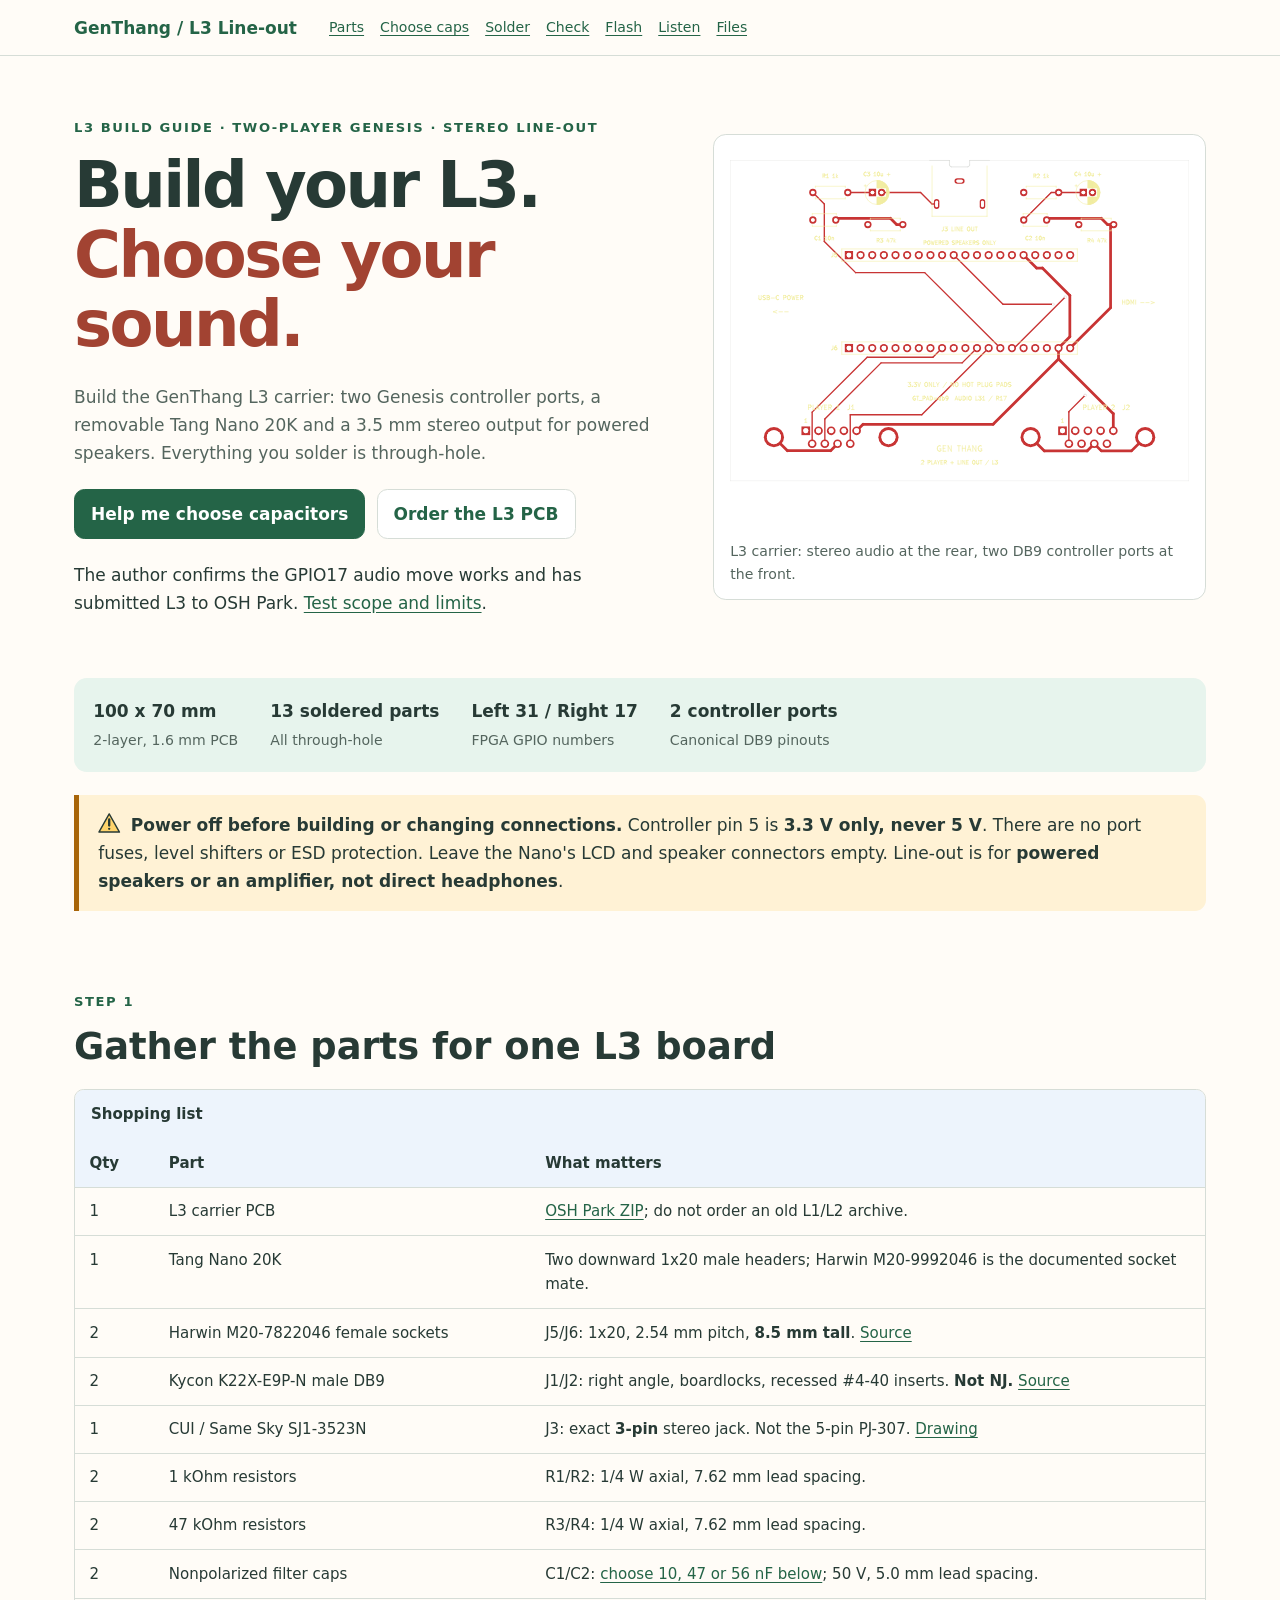
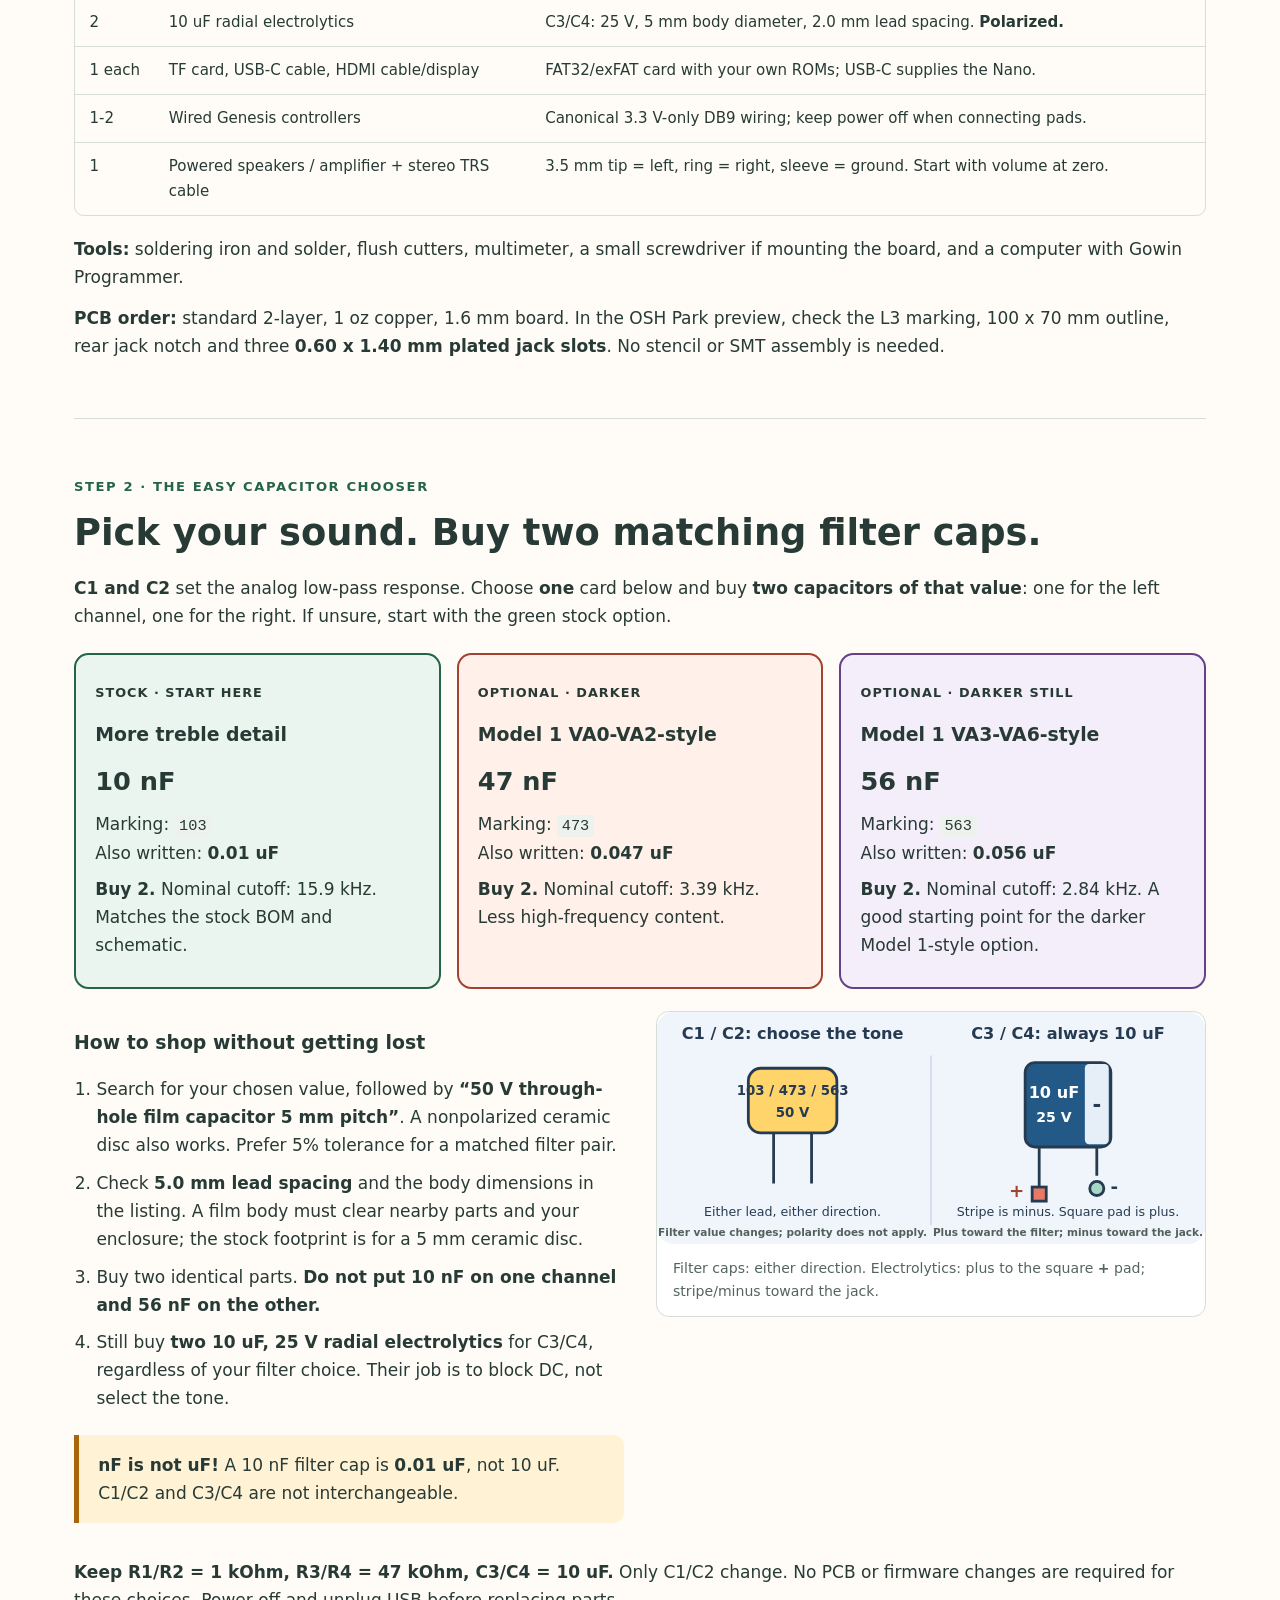
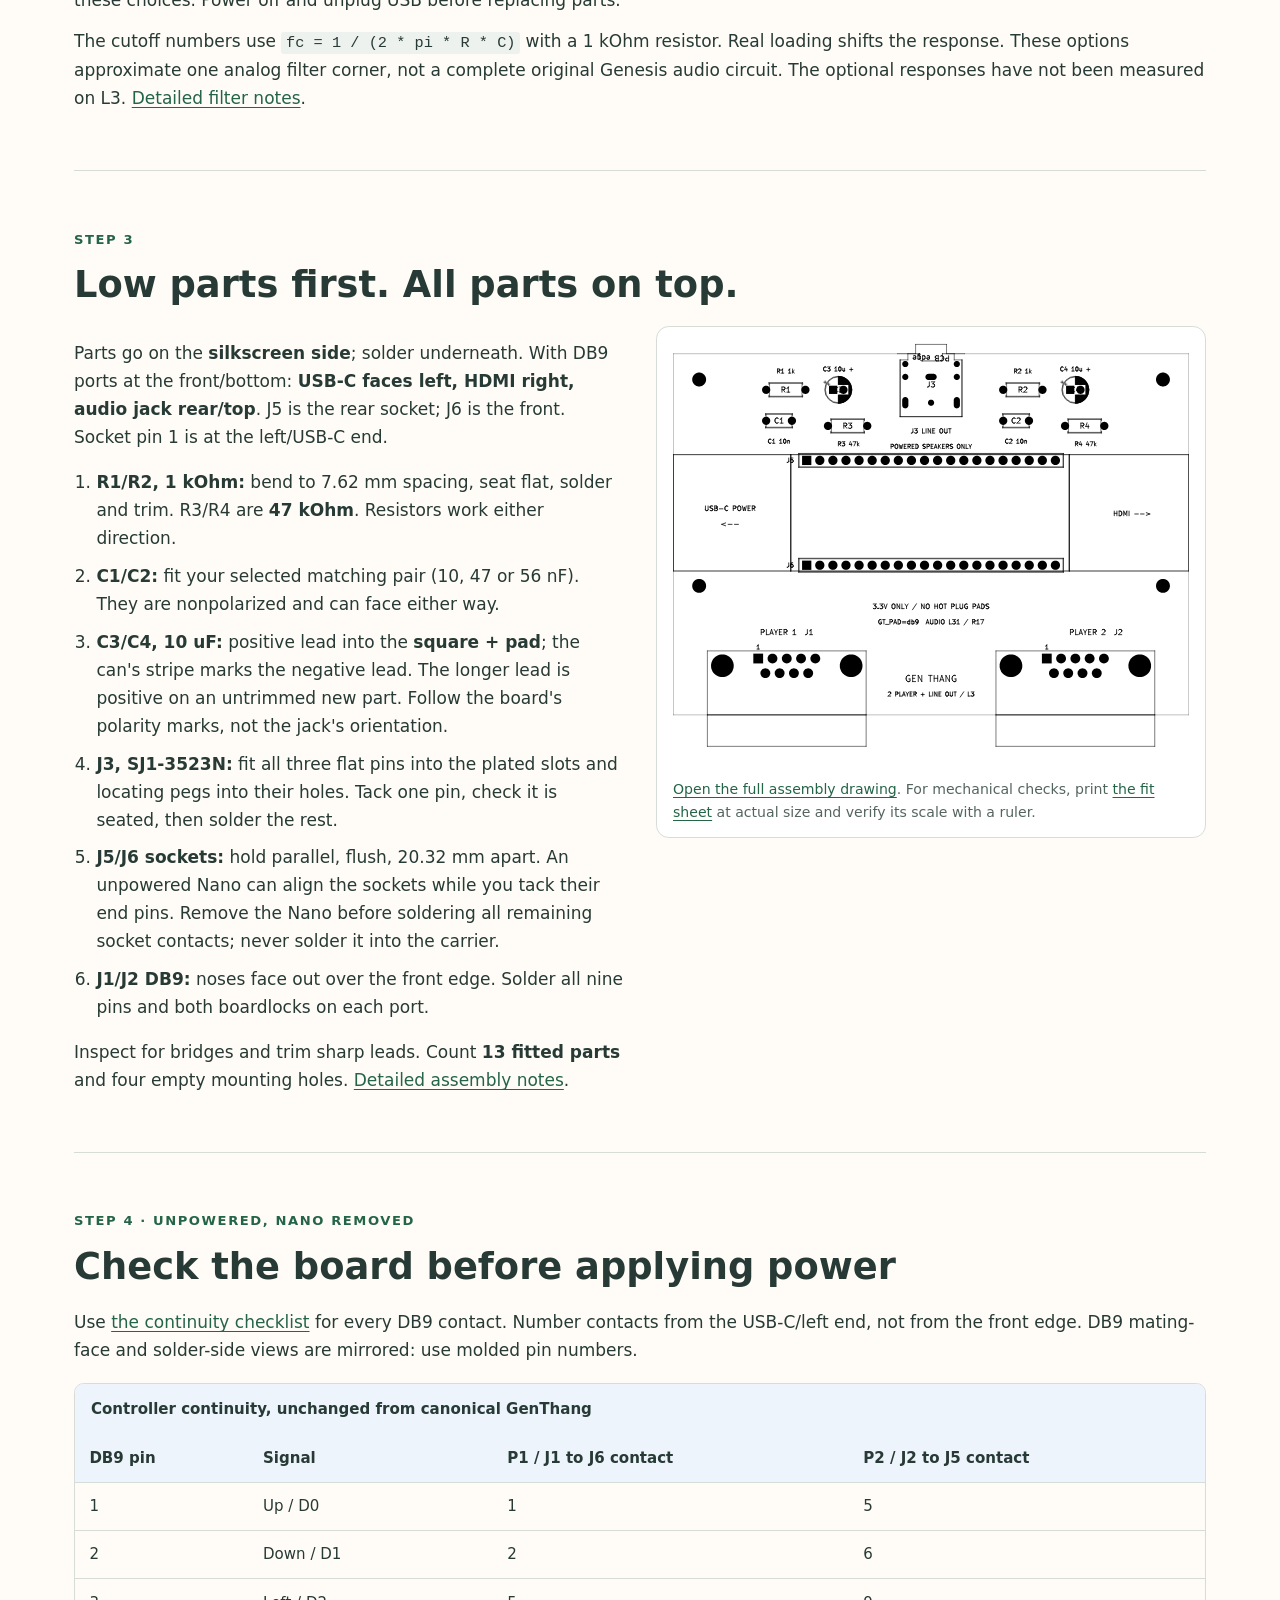
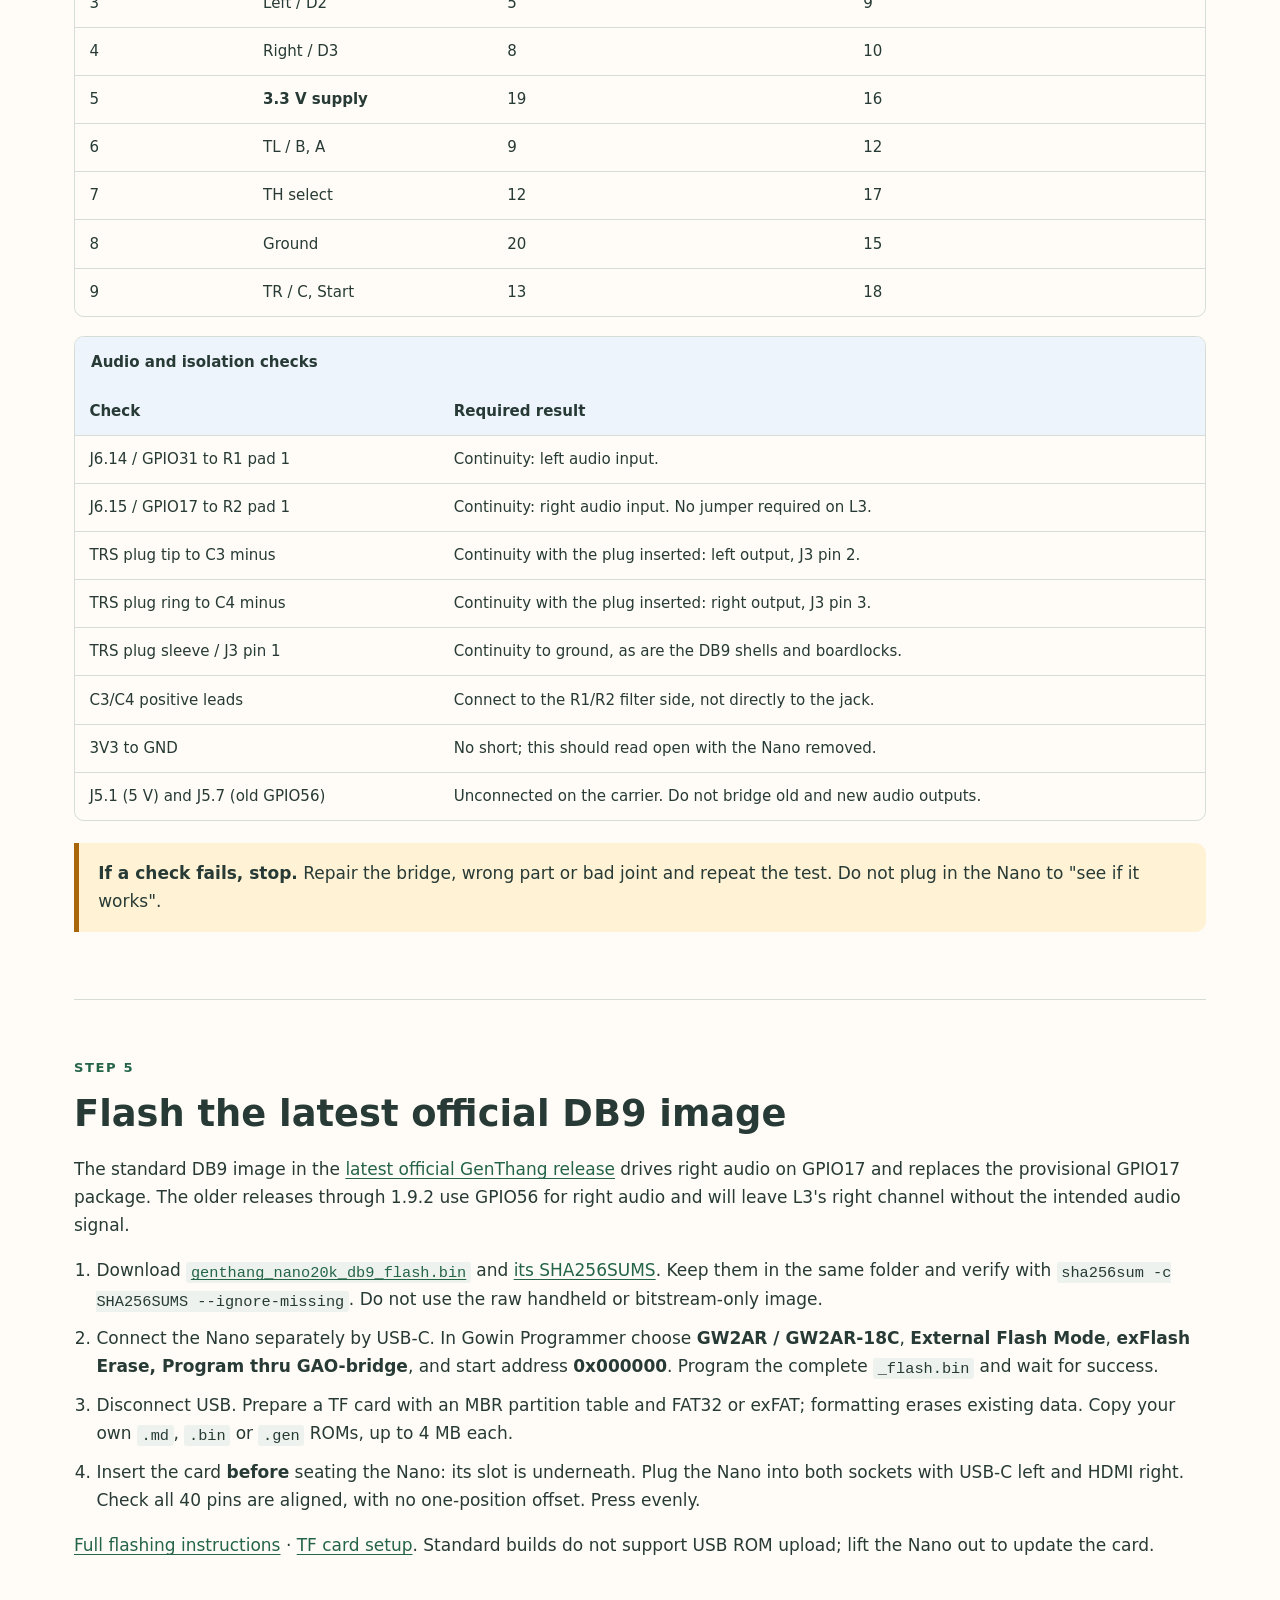
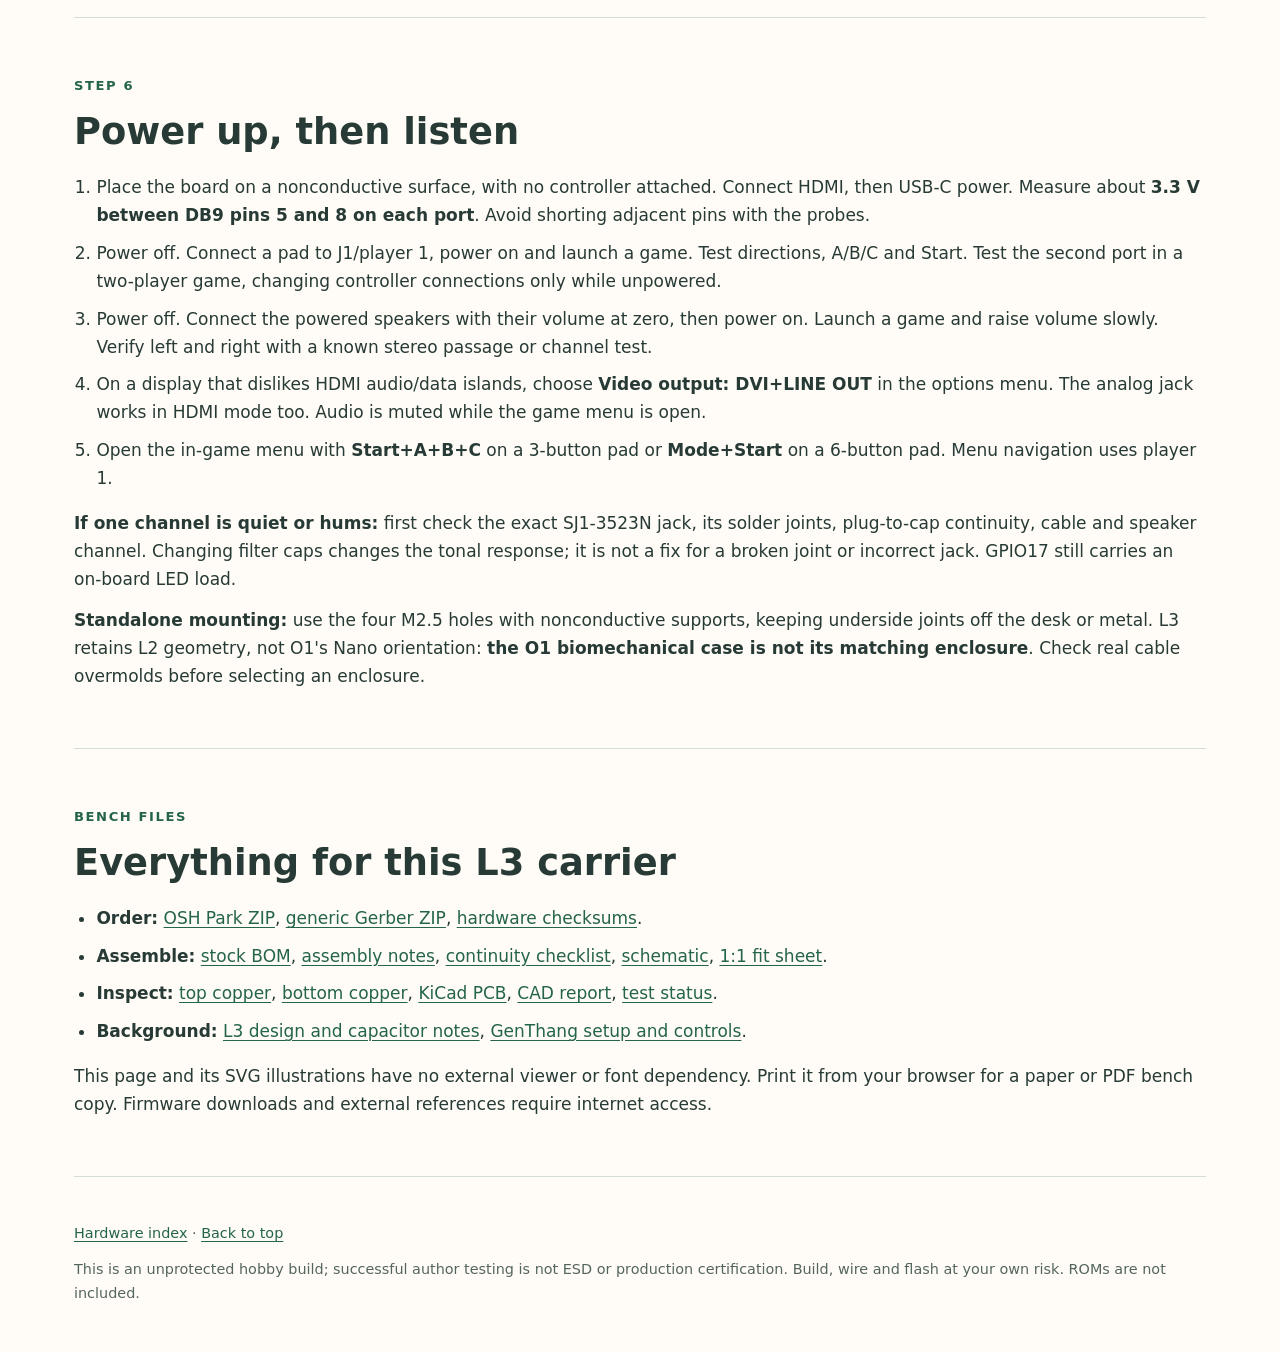
<file: hardware/dual-db9-lineout-pcb/index.html>
<!doctype html>
<html lang="en">
<head>
<meta charset="utf-8">
<meta name="viewport" content="width=device-width, initial-scale=1">
<meta name="description" content="A colorful GenThang L3 dual-DB9 line-out build guide, with simple capacitor choices, soldering steps, GPIO17 firmware and electrical checks.">
<title>GenThang L3 · Stereo line-out build guide</title>
<style>
  :root { color-scheme: light; --bg: #fffcf7; --panel: #fff; --text: #273a35; --muted: #54655e; --line: #d6ddd7; --green: #246447; --blue: #225987; --purple: #654188; --coral: #a24332; }
  * { box-sizing: border-box; }
  html { scroll-behavior: smooth; scroll-padding-top: 6rem; }
  body { margin: 0; color: var(--text); background: var(--bg); font: 17px/1.65 system-ui, sans-serif; overflow-wrap: anywhere; }
  a { color: var(--green); text-underline-offset: .2em; }
  a:hover { color: #163e2c; }
  a:focus-visible { outline: 3px solid var(--blue); outline-offset: 4px; }
  h1 { font-size: clamp(2.5rem, 5vw, 4.3rem); line-height: 1.08; letter-spacing: -.04em; margin: .7rem 0 1.5rem; }
  h1 span { color: var(--coral); }
  h2 { font-size: clamp(1.7rem, 3vw, 2.3rem); line-height: 1.2; margin: .5rem 0 1.2rem; }
  h3 { font-size: 1.18rem; margin: 1rem 0 .6rem; }
  p { margin: .8rem 0; }
  .skip { position: absolute; top: -5rem; left: 1rem; }
  .skip:focus { top: 1rem; z-index: 3; background: white; padding: .5rem; }
  nav { position: sticky; top: 0; z-index: 2; background: #fffcf7f5; border-bottom: 1px solid var(--line); }
  .nav-inner { max-width: 1180px; margin: auto; padding: .85rem 1.5rem; display: flex; align-items: center; gap: 2rem; }
  .brand { font-weight: 800; text-decoration: none; white-space: nowrap; }
  .nav-links { display: flex; gap: 1rem; overflow-x: auto; font-size: .88rem; }
  .nav-links a { white-space: nowrap; }
  header, main, footer { max-width: 1180px; margin: auto; padding: 0 1.5rem; }
  .hero { display: grid; grid-template-columns: minmax(0, 1.2fr) minmax(0, 1fr); gap: 3rem; align-items: center; padding-top: 3rem; padding-bottom: 3rem; }
  .eyebrow, .step-number { color: var(--green); font-weight: 800; font-size: .82rem; text-transform: uppercase; letter-spacing: .12em; }
  .lede, figcaption, footer { color: var(--muted); }
  .actions { display: flex; flex-wrap: wrap; gap: .7rem; margin: 1.4rem 0; }
  .button { padding: .6rem 1rem; border: 1px solid var(--line); border-radius: .65rem; text-decoration: none; font-weight: 750; background: white; }
  .button.primary { color: white; background: var(--green); border-color: var(--green); }
  .button:hover { border-color: var(--green); }
  .specs { display: flex; flex-wrap: wrap; gap: 1rem 2rem; padding: 1.2rem; background: #e7f4ed; border-radius: .8rem; }
  .specs span { color: var(--muted); font-size: .88rem; }
  .notice { border-left: 5px solid var(--blue); background: #edf4fc; padding: 1rem 1.2rem; margin: 1.4rem 0; border-radius: 0 .7rem .7rem 0; }
  .warning { border-color: #a86509; background: #fff2d5; }
  .warning-sign { display: inline-block; width: 1.4rem; height: 1.4rem; vertical-align: text-bottom; margin-right: .3rem; }
  section { padding: 2.8rem 0; border-bottom: 1px solid var(--line); }
  .split { display: grid; grid-template-columns: minmax(0, 1fr) minmax(0, 1fr); gap: 2rem; align-items: start; }
  .choices { display: grid; grid-template-columns: repeat(3, minmax(0, 1fr)); gap: 1rem; margin: 1.4rem 0; }
  .choice { padding: 1.2rem; border: 2px solid; border-radius: .9rem; }
  .choice.stock { background: #e9f5ee; border-color: var(--green); }
  .choice.warm { background: #fff0e9; border-color: var(--coral); }
  .choice.dark { background: #f4edfa; border-color: var(--purple); }
  .choice strong { font-size: 1.6rem; }
  .choice .label { font-size: .8rem; letter-spacing: .08em; text-transform: uppercase; font-weight: 800; }
  .choice p { margin: .5rem 0; }
  .table-wrap { overflow-x: auto; border: 1px solid var(--line); border-radius: .6rem; margin: 1.2rem 0; }
  table { width: 100%; border-collapse: collapse; font-size: .94rem; }
  caption { text-align: left; font-weight: 750; padding: .8rem 1rem; background: #edf4fc; }
  th, td { padding: .7rem .9rem; text-align: left; vertical-align: top; border-bottom: 1px solid var(--line); }
  th { background: #edf4fc; }
  tr:last-child td { border-bottom: 0; }
  td:first-child { white-space: nowrap; }
  figure { margin: 0; border: 1px solid var(--line); background: white; border-radius: .8rem; overflow: hidden; }
  img { display: block; width: 100%; height: auto; }
  .technical { padding: 1rem; }
  figcaption { padding: .8rem 1rem; font-size: .88rem; }
  ol, ul { padding-left: 1.4rem; }
  li { margin: .6rem 0; }
  code { font-size: .9em; background: #edf2ee; padding: .1em .3em; border-radius: .2rem; overflow-wrap: anywhere; }
  footer { padding-top: 2rem; padding-bottom: 2.5rem; font-size: .9rem; }
  @media (max-width: 760px) {
    html { scroll-padding-top: 9rem; }
    .hero, .split, .choices { grid-template-columns: minmax(0, 1fr); }
    .hero { padding-top: 2rem; gap: 1.5rem; }
    .hero figure { max-width: 440px; margin: auto; }
    .nav-inner { display: block; padding: .6rem 1rem; }
    .brand { white-space: normal; }
    .nav-links { margin-top: .4rem; }
    header, main, footer { padding-left: 1rem; padding-right: 1rem; }
    section { padding: 2rem 0; }
  }
  @media (prefers-reduced-motion: reduce) { html { scroll-behavior: auto; } }
  @media print {
    body { background: white; font-size: 11pt; }
    nav, .skip, .actions { display: none; }
    header, main, footer { max-width: none; padding: 0; }
    .hero, section { padding: 1rem 0; }
    .table-wrap { overflow: visible; }
    h2, h3 { break-after: avoid; }
    figure, tr, .notice, .choice { break-inside: avoid; }
  }
</style>
</head>
<body>
<a class="skip" href="#caps">Skip to the capacitor chooser</a>
<nav aria-label="L3 build guide">
  <div class="nav-inner">
    <a class="brand" href="#top">GenThang / L3 Line-out</a>
    <div class="nav-links">
      <a href="#parts">Parts</a><a href="#caps">Choose caps</a><a href="#solder">Solder</a>
      <a href="#check">Check</a><a href="#flash">Flash</a><a href="#listen">Listen</a><a href="#downloads">Files</a>
    </div>
  </div>
</nav>
<header class="hero" id="top">
  <div>
    <p class="eyebrow">L3 build guide · two-player Genesis · stereo line-out</p>
    <h1>Build your L3.<br><span>Choose your sound.</span></h1>
    <p class="lede">Build the GenThang L3 carrier: two Genesis controller ports,
      a removable Tang Nano 20K and a 3.5 mm stereo output for powered speakers.
      Everything you solder is through-hole.</p>
    <div class="actions">
      <a class="button primary" href="#caps">Help me choose capacitors</a>
      <a class="button" href="dual-db9-lineout-L3-OSHPARK.zip" download>Order the L3 PCB</a>
    </div>
    <p>The author confirms the GPIO17 audio move works and has submitted L3 to
      OSH Park. <a href="TEST-STATUS.md">Test scope and limits</a>.</p>
  </div>
  <figure>
    <img class="technical" src="board-top.svg" width="1000" height="700" alt="L3 carrier top view showing the rear stereo audio circuit and front DB9 controller ports">
    <figcaption>L3 carrier: stereo audio at the rear, two DB9 controller ports at the front.</figcaption>
  </figure>
</header>
<main>
  <div class="specs" aria-label="Board specifications">
    <div><b>100 x 70 mm</b><br><span>2-layer, 1.6 mm PCB</span></div>
    <div><b>13 soldered parts</b><br><span>All through-hole</span></div>
    <div><b>Left 31 / Right 17</b><br><span>FPGA GPIO numbers</span></div>
    <div><b>2 controller ports</b><br><span>Canonical DB9 pinouts</span></div>
  </div>
  <aside class="notice warning">
    <svg class="warning-sign" xmlns="http://www.w3.org/2000/svg" viewBox="0 0 48 48" aria-hidden="true">
      <path d="M24 4L46 43H2Z" fill="#ffd46b" stroke="#273a35" stroke-width="3" stroke-linejoin="round"/>
      <path d="M24 16v13" stroke="#273a35" stroke-width="5" stroke-linecap="round"/>
      <circle cx="24" cy="36" r="2.5" fill="#273a35"/>
    </svg>
    <b>Power off before building or changing connections.</b> Controller pin 5 is
    <b>3.3 V only, never 5 V</b>. There are no port fuses, level shifters or ESD
    protection. Leave the Nano's LCD and speaker connectors empty.
    Line-out is for <b>powered speakers or an amplifier, not direct headphones</b>.
  </aside>

  <section id="parts">
    <p class="step-number">Step 1</p><h2>Gather the parts for one L3 board</h2>
    <div class="table-wrap">
      <table>
        <caption>Shopping list</caption>
        <thead><tr><th scope="col">Qty</th><th scope="col">Part</th><th scope="col">What matters</th></tr></thead>
        <tbody>
          <tr><td>1</td><td>L3 carrier PCB</td><td><a href="dual-db9-lineout-L3-OSHPARK.zip" download>OSH Park ZIP</a>; do not order an old L1/L2 archive.</td></tr>
          <tr><td>1</td><td>Tang Nano 20K</td><td>Two downward 1x20 male headers; Harwin M20-9992046 is the documented socket mate.</td></tr>
          <tr><td>2</td><td>Harwin M20-7822046 female sockets</td><td>J5/J6: 1x20, 2.54 mm pitch, <b>8.5 mm tall</b>. <a href="https://www.digikey.com/en/products/detail/harwin-inc/M20-7822046/1905">Source</a></td></tr>
          <tr><td>2</td><td>Kycon K22X-E9P-N male DB9</td><td>J1/J2: right angle, boardlocks, recessed #4-40 inserts. <b>Not NJ.</b> <a href="https://www.digikey.com/en/products/detail/kycon-inc/K22X-E9P-N/2596805">Source</a></td></tr>
          <tr><td>1</td><td>CUI / Same Sky SJ1-3523N</td><td>J3: exact <b>3-pin</b> stereo jack. Not the 5-pin PJ-307. <a href="reference/cui-SJ1-352XN.pdf">Drawing</a></td></tr>
          <tr><td>2</td><td>1 kOhm resistors</td><td>R1/R2: 1/4 W axial, 7.62 mm lead spacing.</td></tr>
          <tr><td>2</td><td>47 kOhm resistors</td><td>R3/R4: 1/4 W axial, 7.62 mm lead spacing.</td></tr>
          <tr><td>2</td><td>Nonpolarized filter caps</td><td>C1/C2: <a href="#caps">choose 10, 47 or 56 nF below</a>; 50 V, 5.0 mm lead spacing.</td></tr>
          <tr><td>2</td><td>10 uF radial electrolytics</td><td>C3/C4: 25 V, 5 mm body diameter, 2.0 mm lead spacing. <b>Polarized.</b></td></tr>
          <tr><td>1 each</td><td>TF card, USB-C cable, HDMI cable/display</td><td>FAT32/exFAT card with your own ROMs; USB-C supplies the Nano.</td></tr>
          <tr><td>1-2</td><td>Wired Genesis controllers</td><td>Canonical 3.3 V-only DB9 wiring; keep power off when connecting pads.</td></tr>
          <tr><td>1</td><td>Powered speakers / amplifier + stereo TRS cable</td><td>3.5 mm tip = left, ring = right, sleeve = ground. Start with volume at zero.</td></tr>
        </tbody>
      </table>
    </div>
    <p><b>Tools:</b> soldering iron and solder, flush cutters, multimeter, a small
      screwdriver if mounting the board, and a computer with Gowin Programmer.</p>
    <p><b>PCB order:</b> standard 2-layer, 1 oz copper, 1.6 mm board. In the OSH Park
      preview, check the L3 marking, 100 x 70 mm outline, rear jack notch and three
      <b>0.60 x 1.40 mm plated jack slots</b>. No stencil or SMT assembly is needed.</p>
  </section>

  <section id="caps">
    <p class="step-number">Step 2 · The easy capacitor chooser</p>
    <h2>Pick your sound. Buy two matching filter caps.</h2>
    <p><b>C1 and C2</b> set the analog low-pass response. Choose <b>one</b> card below
      and buy <b>two capacitors of that value</b>: one for the left channel, one for the right.
      If unsure, start with the green stock option.</p>
    <div class="choices">
      <article class="choice stock" data-cap-nf="10">
        <p class="label">Stock · start here</p><h3>More treble detail</h3>
        <strong>10 nF</strong><p>Marking: <code>103</code><br>Also written: <b>0.01 uF</b></p>
        <p><b>Buy 2.</b> Nominal cutoff: 15.9 kHz. Matches the stock BOM and schematic.</p>
      </article>
      <article class="choice warm" data-cap-nf="47">
        <p class="label">Optional · darker</p><h3>Model 1 VA0-VA2-style</h3>
        <strong>47 nF</strong><p>Marking: <code>473</code><br>Also written: <b>0.047 uF</b></p>
        <p><b>Buy 2.</b> Nominal cutoff: 3.39 kHz. Less high-frequency content.</p>
      </article>
      <article class="choice dark" data-cap-nf="56">
        <p class="label">Optional · darker still</p><h3>Model 1 VA3-VA6-style</h3>
        <strong>56 nF</strong><p>Marking: <code>563</code><br>Also written: <b>0.056 uF</b></p>
        <p><b>Buy 2.</b> Nominal cutoff: 2.84 kHz. A good starting point for the darker Model 1-style option.</p>
      </article>
    </div>
    <div class="split">
      <div>
        <h3>How to shop without getting lost</h3>
        <ol>
          <li>Search for your chosen value, followed by <b>“50 V through-hole film
            capacitor 5 mm pitch”</b>. A nonpolarized ceramic disc also works.
            Prefer 5% tolerance for a matched filter pair.</li>
          <li>Check <b>5.0 mm lead spacing</b> and the body dimensions in the listing.
            A film body must clear nearby parts and your enclosure; the stock footprint
            is for a 5 mm ceramic disc.</li>
          <li>Buy two identical parts. <b>Do not put 10 nF on one channel and 56 nF on the other.</b></li>
          <li>Still buy <b>two 10 uF, 25 V radial electrolytics</b> for C3/C4,
            regardless of your filter choice. Their job is to block DC, not select the tone.</li>
        </ol>
        <aside class="notice warning"><b>nF is not uF!</b> A 10 nF filter cap is
          <b>0.01 uF</b>, not 10 uF. C1/C2 and C3/C4 are not interchangeable.</aside>
      </div>
      <figure>
        <img src="assets/capacitors.svg" width="780" height="330" loading="lazy"
          alt="Nonpolarized C1/C2 filter caps beside polarized C3/C4 electrolytics, showing plus to the square pad and the minus stripe toward the jack">
        <figcaption>Filter caps: either direction. Electrolytics: plus to the square
          <b>+</b> pad; stripe/minus toward the jack.</figcaption>
      </figure>
    </div>
    <p><b>Keep R1/R2 = 1 kOhm, R3/R4 = 47 kOhm, C3/C4 = 10 uF.</b>
      Only C1/C2 change. No PCB or firmware changes are required for these choices.
      Power off and unplug USB before replacing parts.</p>
    <p>The cutoff numbers use <code>fc = 1 / (2 * pi * R * C)</code> with a 1 kOhm
      resistor. Real loading shifts the response. These options approximate one
      analog filter corner, not a complete original Genesis audio circuit.
      The optional responses have not been measured on L3.
      <a href="README.md#optional-model-1-style-low-pass-filter">Detailed filter notes</a>.</p>
  </section>

  <section id="solder">
    <p class="step-number">Step 3</p><h2>Low parts first. All parts on top.</h2>
    <div class="split">
      <div>
        <p>Parts go on the <b>silkscreen side</b>; solder underneath. With DB9 ports
          at the front/bottom: <b>USB-C faces left, HDMI right, audio jack rear/top</b>.
          J5 is the rear socket; J6 is the front. Socket pin 1 is at the left/USB-C end.</p>
        <ol>
          <li><b>R1/R2, 1 kOhm:</b> bend to 7.62 mm spacing, seat flat, solder and trim.
            R3/R4 are <b>47 kOhm</b>. Resistors work either direction.</li>
          <li><b>C1/C2:</b> fit your selected matching pair (10, 47 or 56 nF).
            They are nonpolarized and can face either way.</li>
          <li><b>C3/C4, 10 uF:</b> positive lead into the <b>square + pad</b>;
            the can's stripe marks the negative lead. The longer lead is positive
            on an untrimmed new part. Follow the board's polarity marks, not the jack's orientation.</li>
          <li><b>J3, SJ1-3523N:</b> fit all three flat pins into the plated slots
            and locating pegs into their holes. Tack one pin, check it is seated,
            then solder the rest.</li>
          <li><b>J5/J6 sockets:</b> hold parallel, flush, 20.32 mm apart.
            An unpowered Nano can align the sockets while you tack their end pins.
            Remove the Nano before soldering all remaining socket contacts; never solder it into the carrier.</li>
          <li><b>J1/J2 DB9:</b> noses face out over the front edge.
            Solder all nine pins and both boardlocks on each port.</li>
        </ol>
        <p>Inspect for bridges and trim sharp leads. Count <b>13 fitted parts</b>
          and four empty mounting holes. <a href="ASSEMBLY.md">Detailed assembly notes</a>.</p>
      </div>
      <figure>
        <img class="technical" src="assembly-top.svg" loading="lazy" alt="L3 top-side assembly drawing with the rotated Nano sockets, rear audio filter and front DB9 ports">
        <figcaption><a href="assembly-top.svg">Open the full assembly drawing</a>.
          For mechanical checks, print <a href="fit-1to1.svg">the fit sheet</a> at
          actual size and verify its scale with a ruler.</figcaption>
      </figure>
    </div>
  </section>

  <section id="check">
    <p class="step-number">Step 4 · Unpowered, Nano removed</p>
    <h2>Check the board before applying power</h2>
    <p>Use <a href="net-test.csv" download>the continuity checklist</a> for every DB9
      contact. Number contacts from the USB-C/left end, not from the front edge.
      DB9 mating-face and solder-side views are mirrored: use molded pin numbers.</p>
    <div class="table-wrap">
      <table>
        <caption>Controller continuity, unchanged from canonical GenThang</caption>
        <thead><tr><th scope="col">DB9 pin</th><th scope="col">Signal</th><th scope="col">P1 / J1 to J6 contact</th><th scope="col">P2 / J2 to J5 contact</th></tr></thead>
        <tbody>
          <tr><td>1</td><td>Up / D0</td><td>1</td><td>5</td></tr>
          <tr><td>2</td><td>Down / D1</td><td>2</td><td>6</td></tr>
          <tr><td>3</td><td>Left / D2</td><td>5</td><td>9</td></tr>
          <tr><td>4</td><td>Right / D3</td><td>8</td><td>10</td></tr>
          <tr><td>5</td><td><b>3.3 V supply</b></td><td>19</td><td>16</td></tr>
          <tr><td>6</td><td>TL / B, A</td><td>9</td><td>12</td></tr>
          <tr><td>7</td><td>TH select</td><td>12</td><td>17</td></tr>
          <tr><td>8</td><td>Ground</td><td>20</td><td>15</td></tr>
          <tr><td>9</td><td>TR / C, Start</td><td>13</td><td>18</td></tr>
        </tbody>
      </table>
    </div>
    <div class="table-wrap">
      <table>
        <caption>Audio and isolation checks</caption>
        <thead><tr><th scope="col">Check</th><th scope="col">Required result</th></tr></thead>
        <tbody>
          <tr><td>J6.14 / GPIO31 to R1 pad 1</td><td>Continuity: left audio input.</td></tr>
          <tr><td>J6.15 / GPIO17 to R2 pad 1</td><td>Continuity: right audio input. No jumper required on L3.</td></tr>
          <tr><td>TRS plug tip to C3 minus</td><td>Continuity with the plug inserted: left output, J3 pin 2.</td></tr>
          <tr><td>TRS plug ring to C4 minus</td><td>Continuity with the plug inserted: right output, J3 pin 3.</td></tr>
          <tr><td>TRS plug sleeve / J3 pin 1</td><td>Continuity to ground, as are the DB9 shells and boardlocks.</td></tr>
          <tr><td>C3/C4 positive leads</td><td>Connect to the R1/R2 filter side, not directly to the jack.</td></tr>
          <tr><td>3V3 to GND</td><td>No short; this should read open with the Nano removed.</td></tr>
          <tr><td>J5.1 (5 V) and J5.7 (old GPIO56)</td><td>Unconnected on the carrier. Do not bridge old and new audio outputs.</td></tr>
        </tbody>
      </table>
    </div>
    <aside class="notice warning"><b>If a check fails, stop.</b> Repair the bridge,
      wrong part or bad joint and repeat the test. Do not plug in the Nano to
      "see if it works".</aside>
  </section>

  <section id="flash">
    <p class="step-number">Step 5</p><h2>Flash the latest official DB9 image</h2>
    <p>The standard DB9 image in the
      <a href="https://github.com/shawnchivers/genthang/releases/latest">latest official GenThang release</a>
      drives right audio on GPIO17 and replaces the provisional GPIO17 package. The older releases through
      1.9.2 use GPIO56 for right audio and will leave L3's right channel without the
      intended audio signal.</p>
    <ol>
      <li>Download <a href="https://github.com/shawnchivers/genthang/releases/latest/download/genthang_nano20k_db9_flash.bin" download><code>genthang_nano20k_db9_flash.bin</code></a>
        and <a href="https://github.com/shawnchivers/genthang/releases/latest/download/SHA256SUMS">its SHA256SUMS</a>.
        Keep them in the same folder and verify with
        <code>sha256sum -c SHA256SUMS --ignore-missing</code>. Do not use the raw handheld or bitstream-only image.</li>
      <li>Connect the Nano separately by USB-C. In Gowin Programmer choose
        <b>GW2AR / GW2AR-18C</b>, <b>External Flash Mode</b>,
        <b>exFlash Erase, Program thru GAO-bridge</b>, and start address
        <b>0x000000</b>. Program the complete <code>_flash.bin</code> and wait for success.</li>
      <li>Disconnect USB. Prepare a TF card with an MBR partition table and FAT32
        or exFAT; formatting erases existing data. Copy your own <code>.md</code>,
        <code>.bin</code> or <code>.gen</code> ROMs, up to 4 MB each.</li>
      <li>Insert the card <b>before</b> seating the Nano: its slot is underneath.
        Plug the Nano into both sockets with USB-C left and HDMI right. Check all
        40 pins are aligned, with no one-position offset. Press evenly.</li>
    </ol>
    <p><a href="https://github.com/shawnchivers/genthang#1-flash-the-board">Full flashing instructions</a>
      · <a href="https://github.com/shawnchivers/genthang#2-prepare-the-tf-card">TF card setup</a>.
      Standard builds do not support USB ROM upload; lift the Nano out to update the card.</p>
  </section>

  <section id="listen">
    <p class="step-number">Step 6</p><h2>Power up, then listen</h2>
    <ol>
      <li>Place the board on a nonconductive surface, with no controller attached.
        Connect HDMI, then USB-C power. Measure about <b>3.3 V between DB9 pins 5
        and 8 on each port</b>. Avoid shorting adjacent pins with the probes.</li>
      <li>Power off. Connect a pad to J1/player 1, power on and launch a game.
        Test directions, A/B/C and Start. Test the second port in a two-player game,
        changing controller connections only while unpowered.</li>
      <li>Power off. Connect the powered speakers with their volume at zero,
        then power on. Launch a game and raise volume slowly.
        Verify left and right with a known stereo passage or channel test.</li>
      <li>On a display that dislikes HDMI audio/data islands, choose
        <b>Video output: DVI+LINE OUT</b> in the options menu.
        The analog jack works in HDMI mode too. Audio is muted while the game menu is open.</li>
      <li>Open the in-game menu with <b>Start+A+B+C</b> on a 3-button pad or
        <b>Mode+Start</b> on a 6-button pad. Menu navigation uses player 1.</li>
    </ol>
    <p><b>If one channel is quiet or hums:</b> first check the exact SJ1-3523N jack,
      its solder joints, plug-to-cap continuity, cable and speaker channel.
      Changing filter caps changes the tonal response; it is not a fix for a broken joint
      or incorrect jack. GPIO17 still carries an on-board LED load.</p>
    <p><b>Standalone mounting:</b> use the four M2.5 holes with nonconductive supports,
      keeping underside joints off the desk or metal. L3 retains L2 geometry, not
      O1's Nano orientation: <b>the O1 biomechanical case is not its matching enclosure</b>.
      Check real cable overmolds before selecting an enclosure.</p>
  </section>

  <section id="downloads">
    <p class="step-number">Bench files</p><h2>Everything for this L3 carrier</h2>
    <ul>
      <li><b>Order:</b> <a href="dual-db9-lineout-L3-OSHPARK.zip" download>OSH Park ZIP</a>,
        <a href="dual-db9-lineout-L3-gerbers.zip" download>generic Gerber ZIP</a>,
        <a href="SHA256SUMS">hardware checksums</a>.</li>
      <li><b>Assemble:</b> <a href="BOM.csv" download>stock BOM</a>,
        <a href="ASSEMBLY.md">assembly notes</a>, <a href="net-test.csv" download>continuity checklist</a>,
        <a href="schematic.pdf">schematic</a>, <a href="fit-1to1.svg">1:1 fit sheet</a>.</li>
      <li><b>Inspect:</b> <a href="board-top.svg">top copper</a>,
        <a href="board-bottom.svg">bottom copper</a>, <a href="dual-db9-lineout-pcb.kicad_pcb" download>KiCad PCB</a>,
        <a href="validation.json">CAD report</a>, <a href="TEST-STATUS.md">test status</a>.</li>
      <li><b>Background:</b> <a href="README.md">L3 design and capacitor notes</a>,
        <a href="https://github.com/shawnchivers/genthang">GenThang setup and controls</a>.</li>
    </ul>
    <p>This page and its SVG illustrations have no external viewer or
      font dependency. Print it from your browser for a paper or PDF bench copy.
      Firmware downloads and external references require internet access.</p>
  </section>
</main>
<footer>
  <p><a href="../README.md">Hardware index</a> · <a href="#top">Back to top</a></p>
  <p>This is an unprotected hobby build; successful author testing is not ESD or production
    certification. Build, wire and flash at your own risk. ROMs are not included.</p>
</footer>
</body>
</html>
</file>
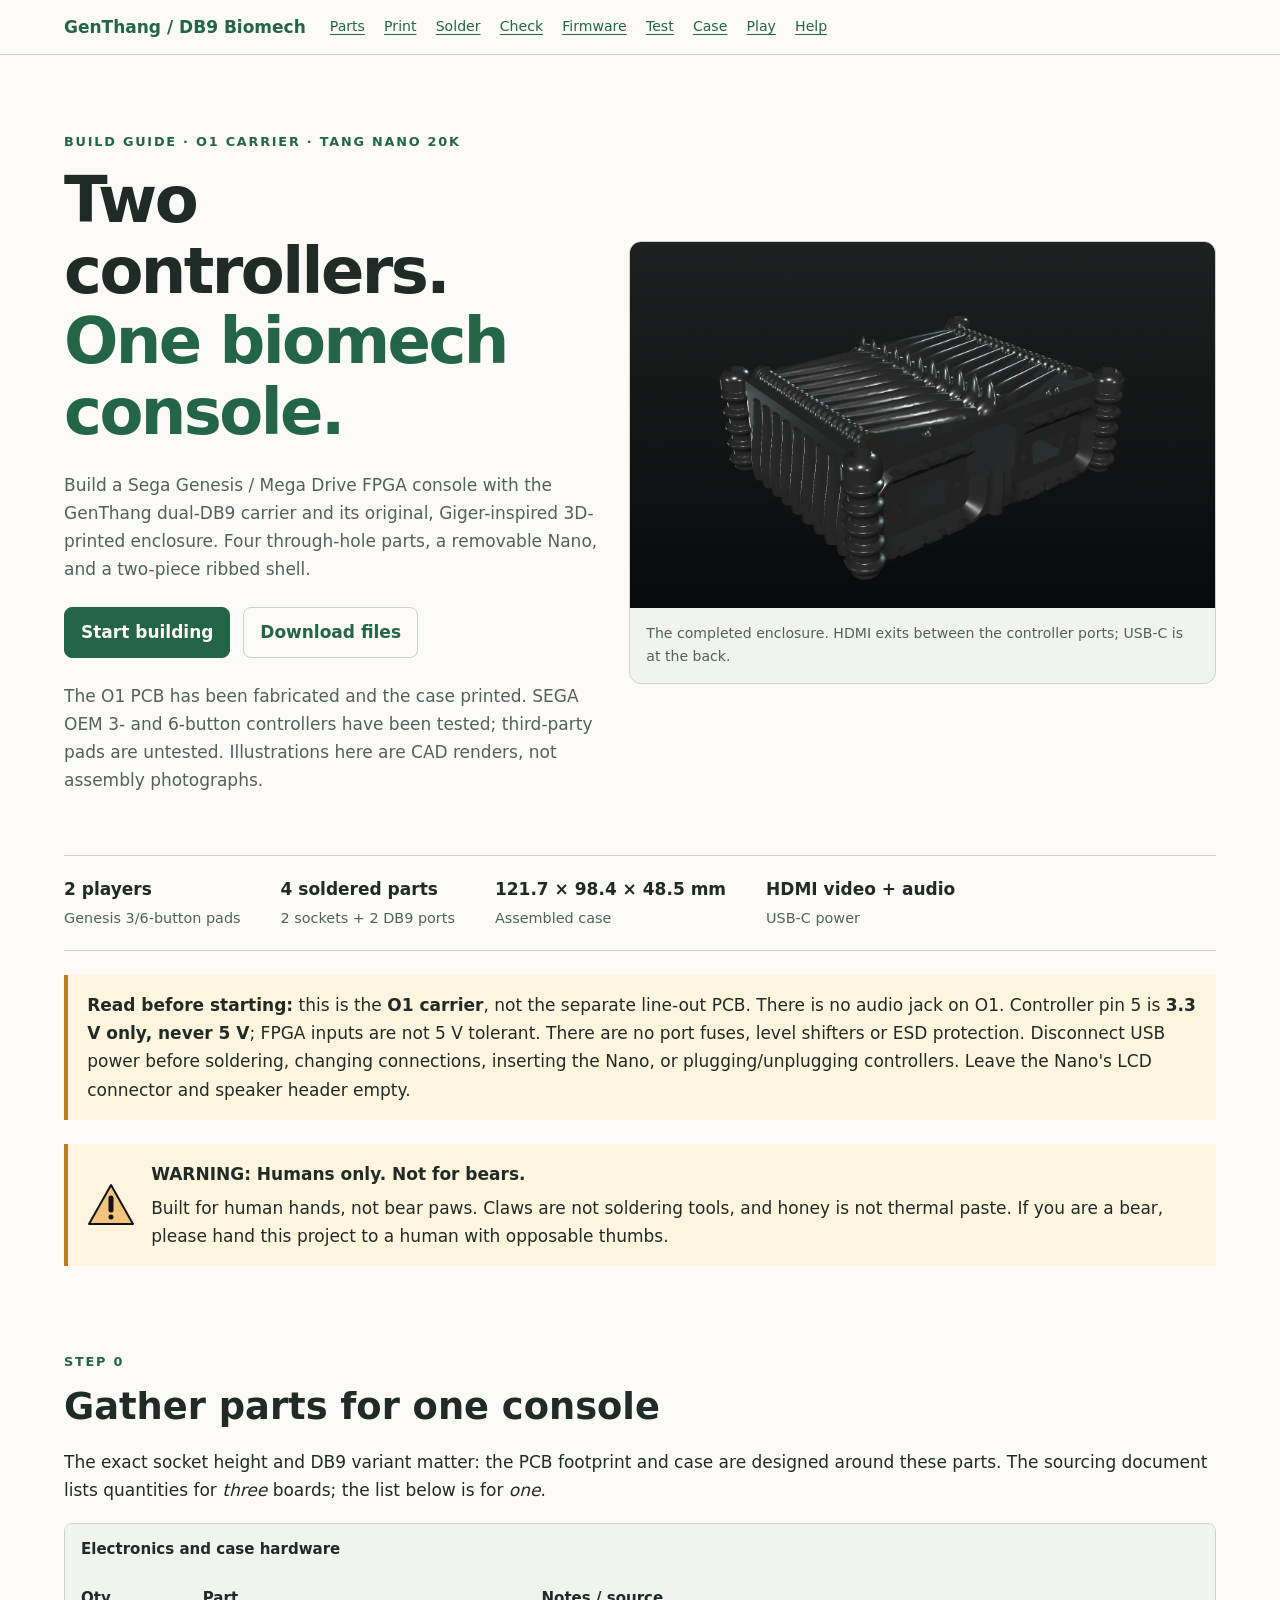
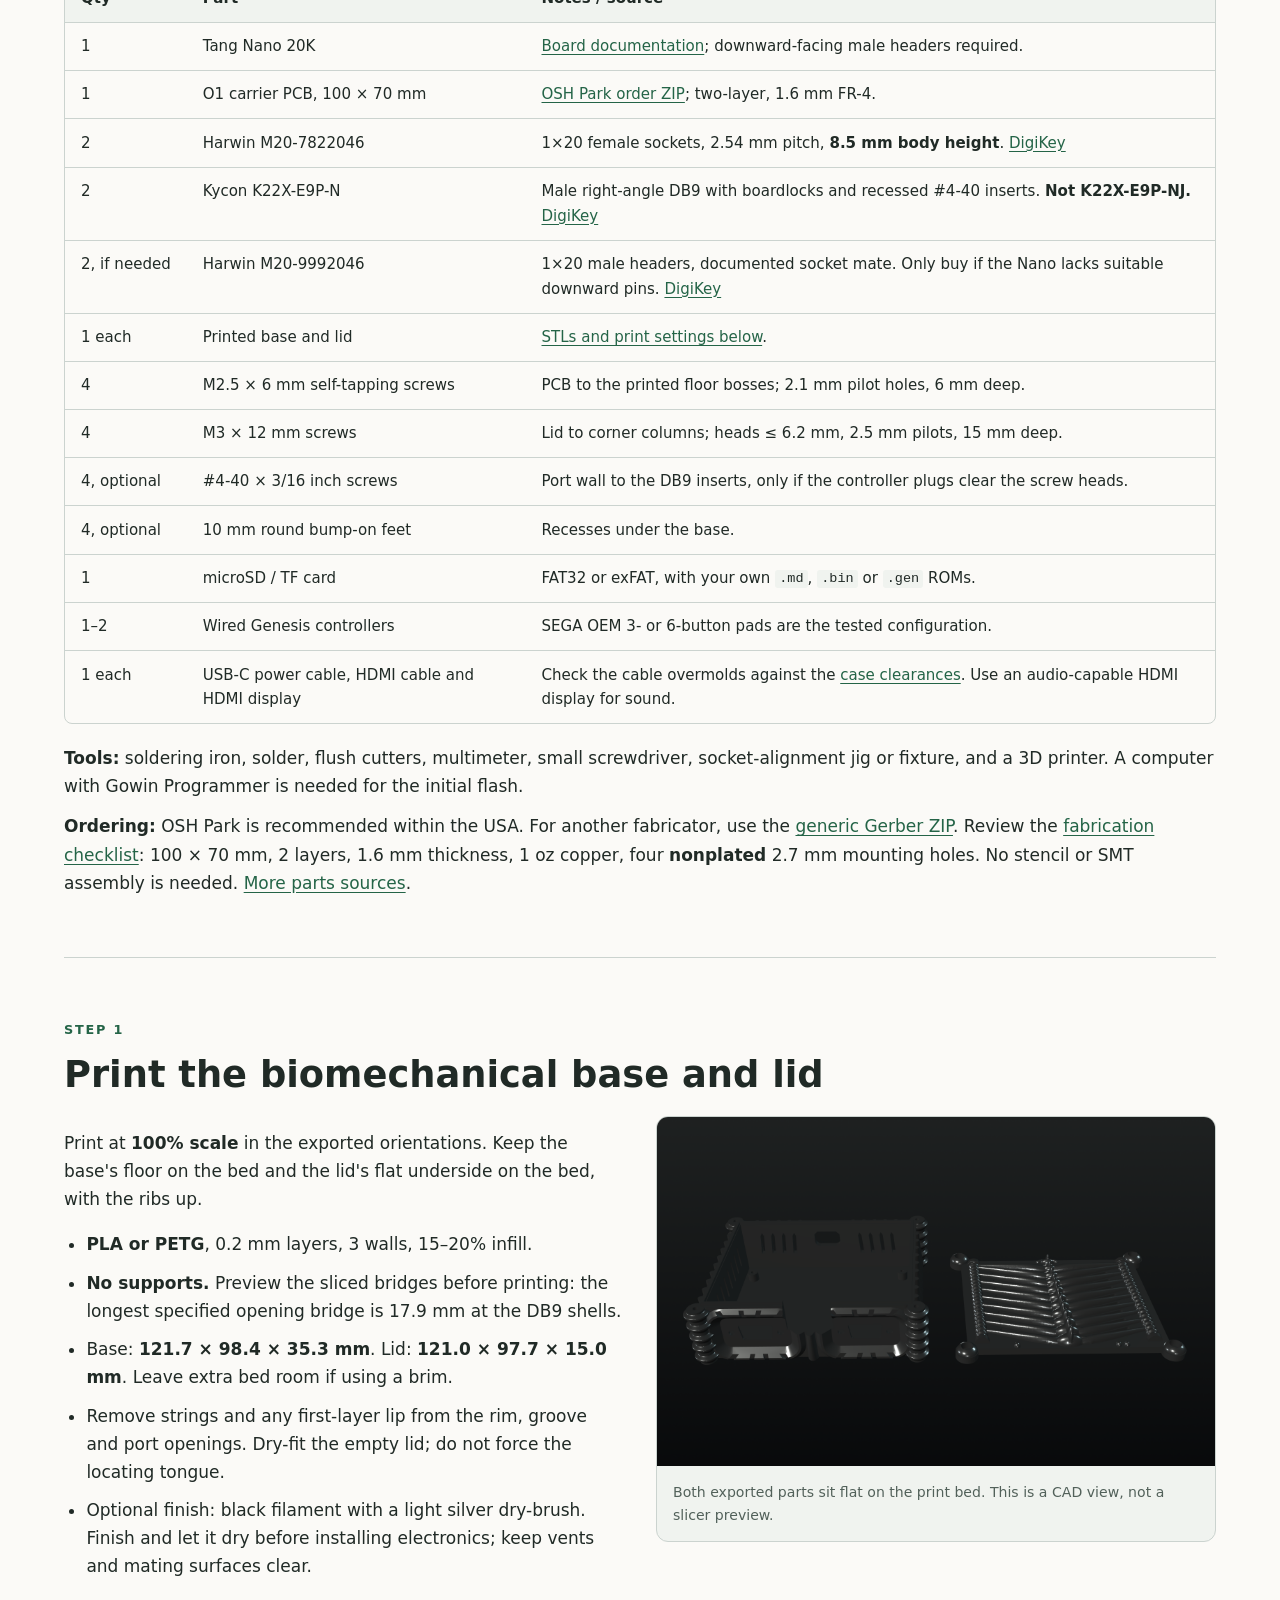
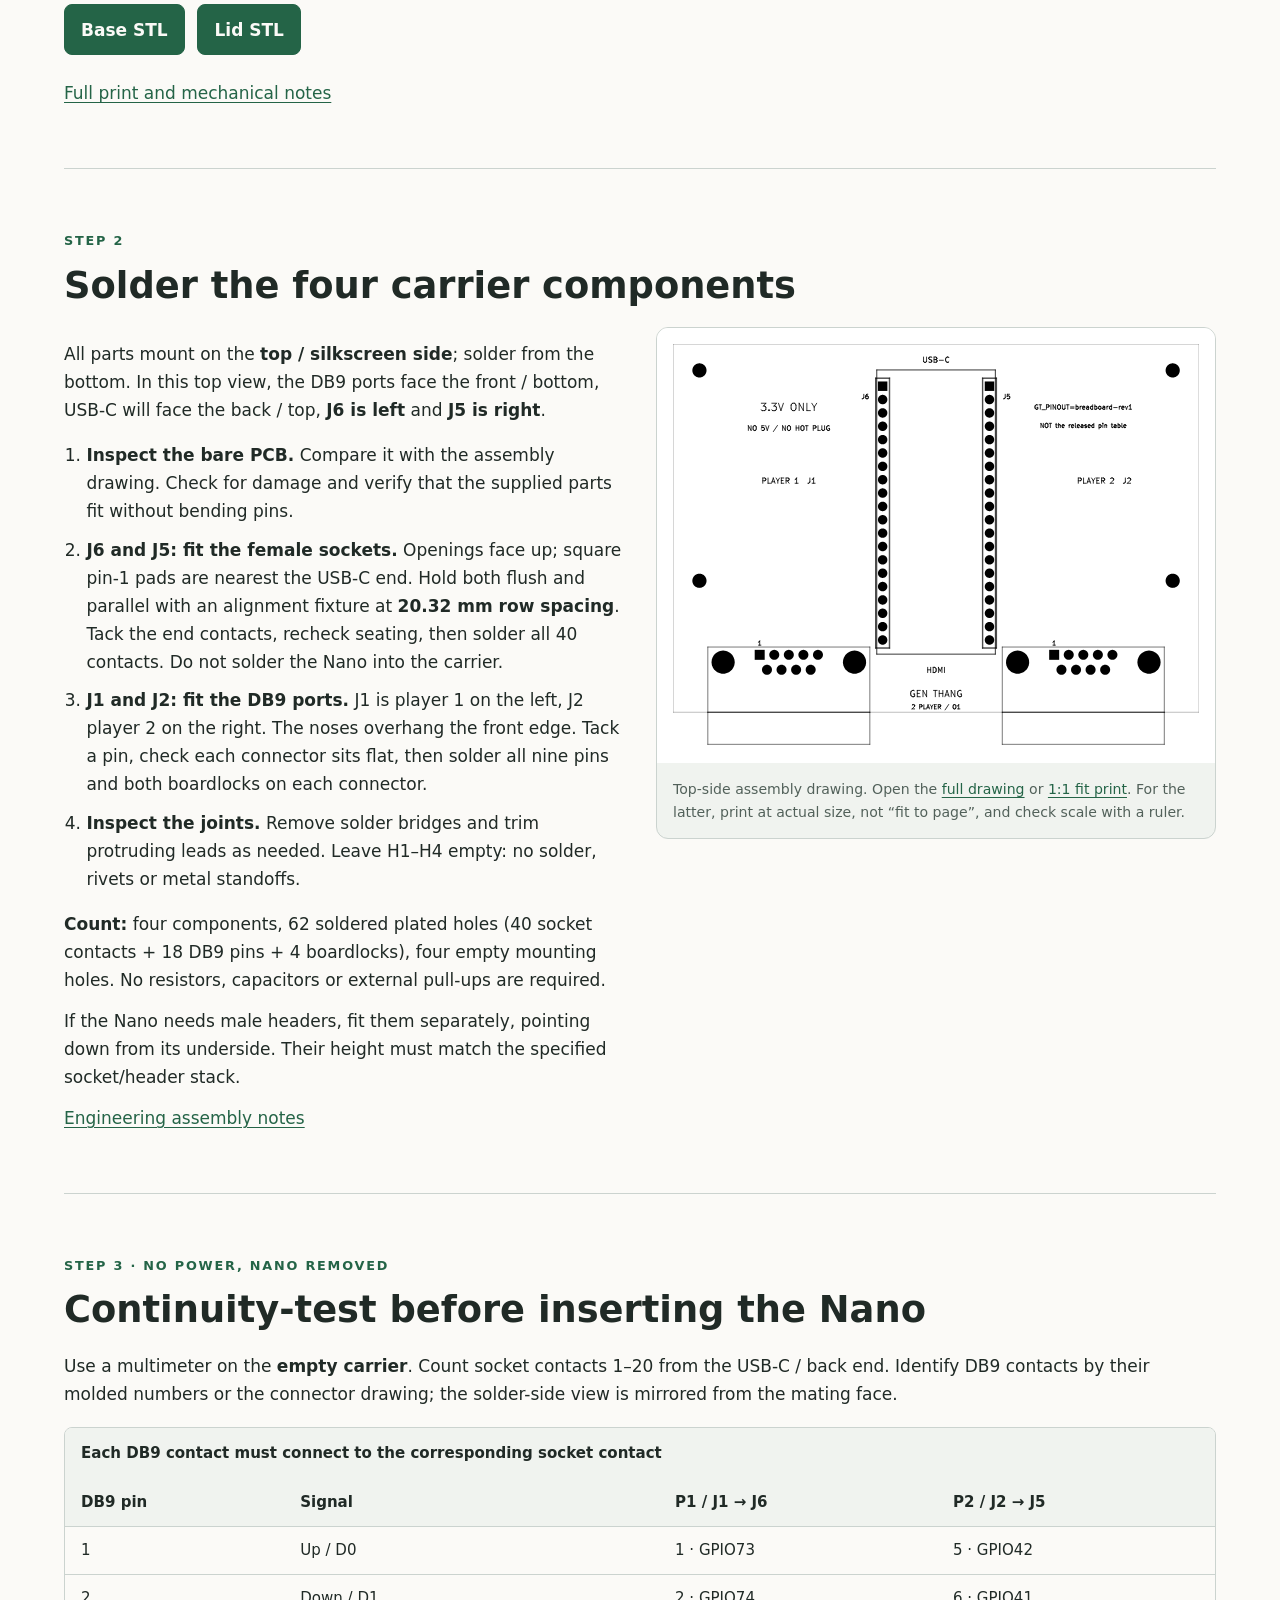
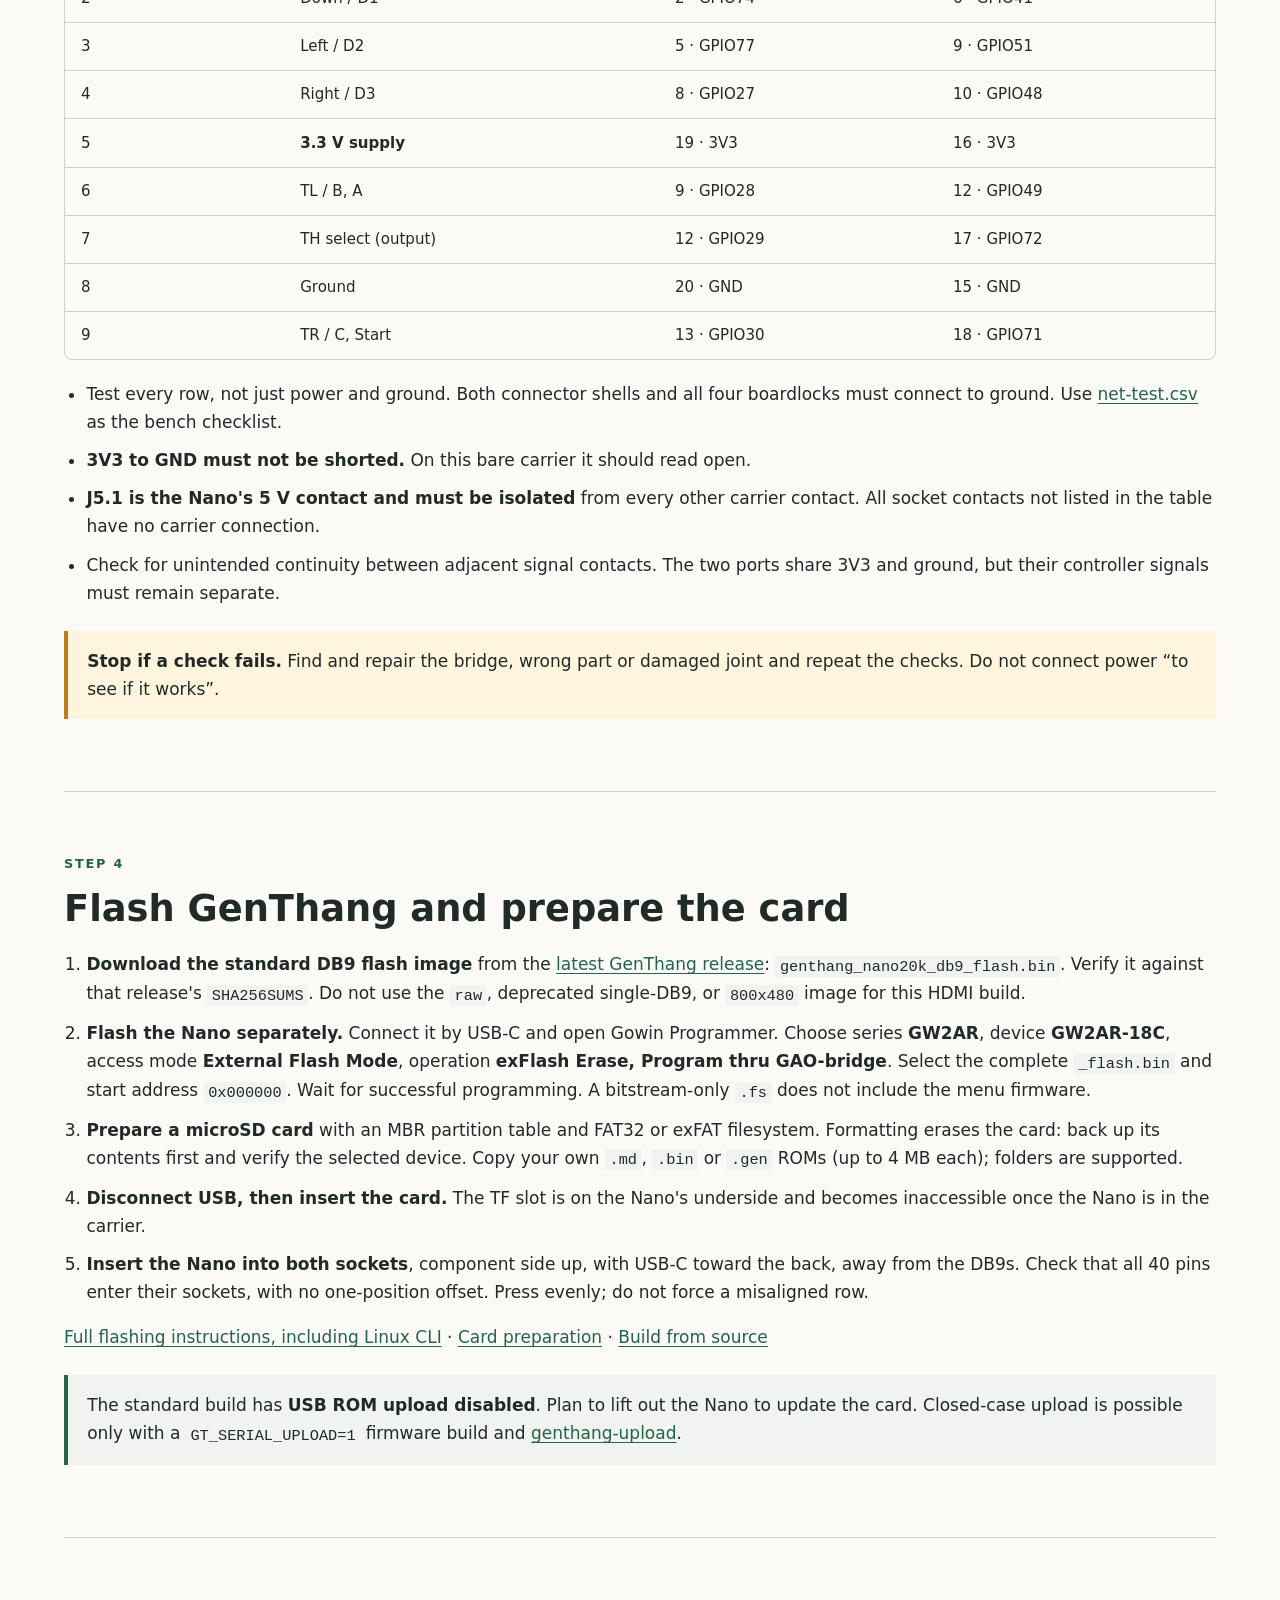
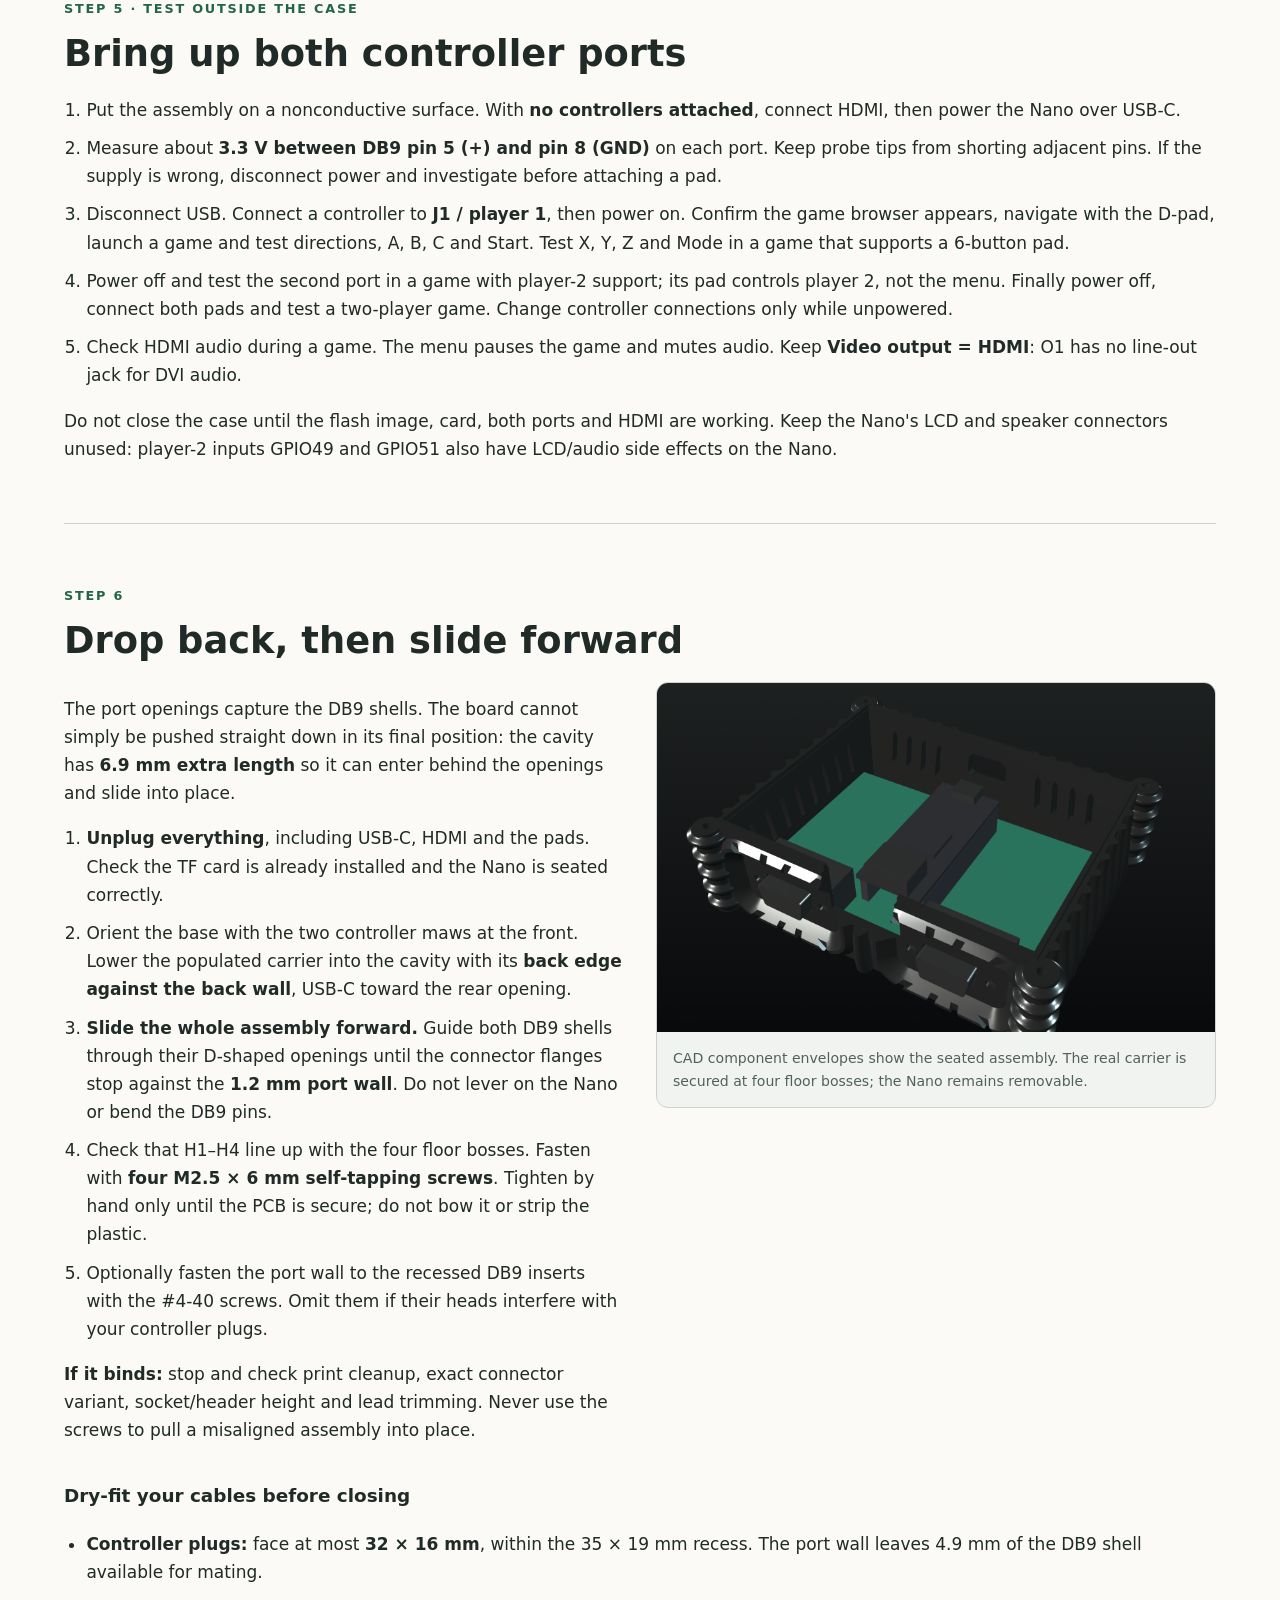
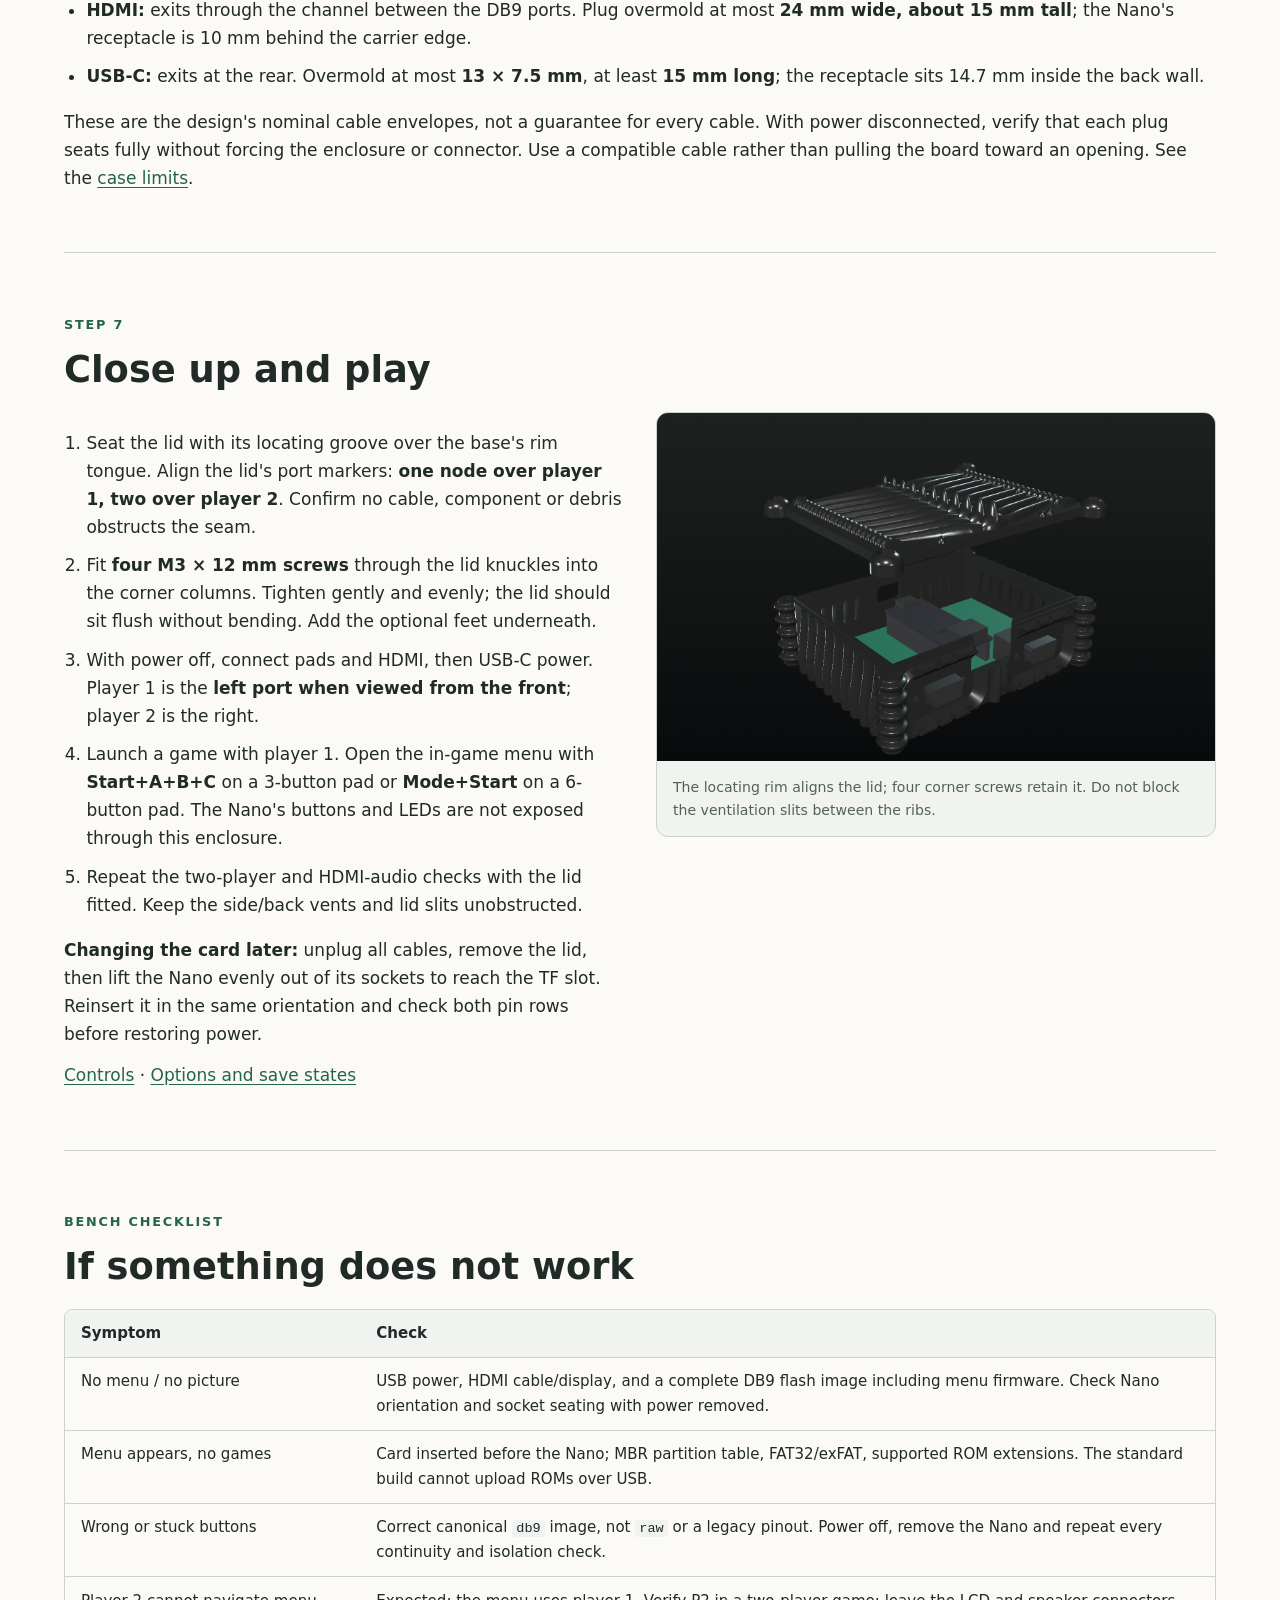
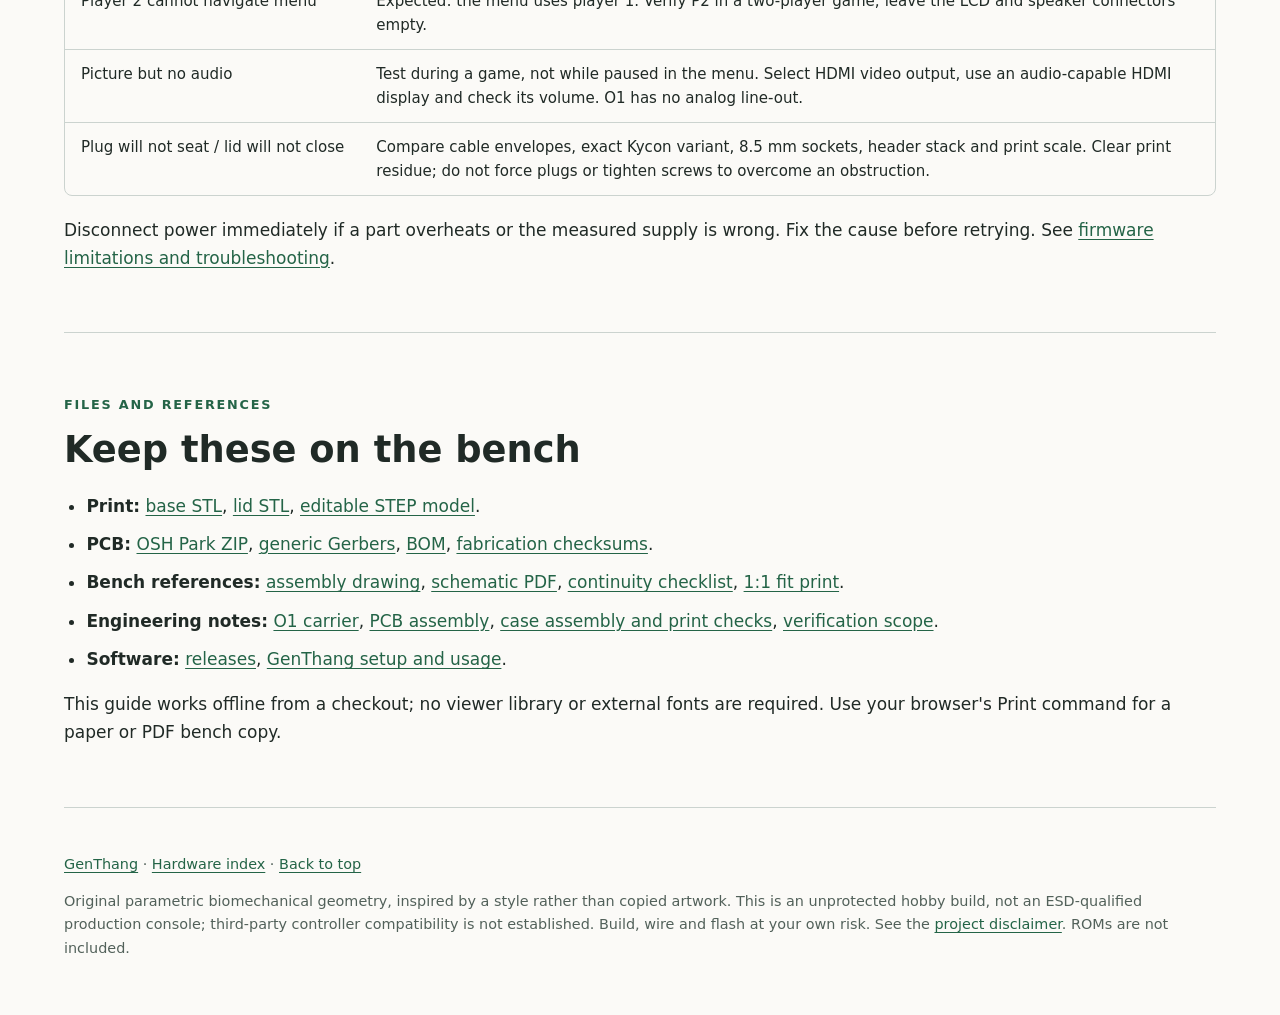
<file: hardware/dual-db9-opt-pcb/index.html>
<!doctype html>
<html lang="en">
<head>
<meta charset="utf-8">
<meta name="viewport" content="width=device-width, initial-scale=1">
<meta name="description" content="Build a GenThang two-player Genesis console: solder the O1 dual-DB9 carrier, test it, flash a Tang Nano 20K and assemble the 3D-printed biomechanical case.">
<title>GenThang DB9 · Biomech console build guide</title>
<style>
  :root { color-scheme: light; --bg: #fbfaf7; --panel: #f0f3ef; --line: #cbd3cf; --text: #202a26; --muted: #52615a; --accent: #246447; }
  * { box-sizing: border-box; }
  html { scroll-behavior: smooth; scroll-padding-top: 6rem; }
  body { margin: 0; background: var(--bg); color: var(--text); font: 17px/1.65 system-ui, sans-serif; overflow-wrap: anywhere; }
  a { color: var(--accent); text-underline-offset: .2em; }
  a:hover { color: #163e2c; }
  a:focus-visible { outline: 3px solid var(--accent); outline-offset: 4px; }
  .skip { position: absolute; left: 1rem; top: -5rem; }
  .skip:focus { top: 1rem; z-index: 3; background: var(--bg); padding: .5rem; }
  nav { position: sticky; top: 0; z-index: 2; background: #fbfaf7f5; border-bottom: 1px solid var(--line); }
  .nav-inner { max-width: 1200px; margin: auto; padding: .8rem 1.5rem; display: flex; align-items: center; gap: 1.5rem; }
  .brand { white-space: nowrap; font-weight: 800; text-decoration: none; }
  .nav-links { display: flex; gap: 1.2rem; overflow-x: auto; font-size: .88rem; }
  .nav-links a { white-space: nowrap; }
  header, main, footer { max-width: 1200px; margin: auto; padding: 0 1.5rem; }
  .hero { display: grid; grid-template-columns: 1fr 1.1fr; gap: 2rem; align-items: center; padding-top: 4rem; padding-bottom: 3rem; }
  h1 { font-size: clamp(2.4rem, 5vw, 4.3rem); line-height: 1.1; letter-spacing: -.04em; margin: .6rem 0 1.5rem; }
  h1 span { color: var(--accent); }
  h2 { font-size: clamp(1.7rem, 3vw, 2.3rem); line-height: 1.2; margin: .4rem 0 1.2rem; }
  h3 { font-size: 1.15rem; margin-top: 1.5rem; }
  p { margin: .8rem 0; }
  .eyebrow, .step-number { font-size: .8rem; text-transform: uppercase; letter-spacing: .14em; font-weight: 800; color: var(--accent); }
  .lede, figcaption { color: var(--muted); }
  .actions { display: flex; flex-wrap: wrap; gap: .8rem; margin: 1.5rem 0; }
  .button { display: inline-block; padding: .65rem 1rem; border: 1px solid var(--line); border-radius: .5rem; text-decoration: none; font-weight: 700; }
  .button.primary { background: var(--accent); color: var(--bg); border-color: var(--accent); }
  .button:hover { border-color: var(--accent); }
  .specs { display: flex; flex-wrap: wrap; gap: 1rem 2.5rem; border-block: 1px solid var(--line); padding: 1.2rem 0; }
  .specs span { color: var(--muted); font-size: .9rem; }
  section { padding: 3rem 0; border-bottom: 1px solid var(--line); }
  .split { display: grid; grid-template-columns: 1fr 1fr; gap: 2rem; align-items: start; }
  figure { margin: 0; background: var(--panel); border: 1px solid var(--line); border-radius: .75rem; overflow: hidden; }
  img { display: block; width: 100%; height: auto; }
  .technical { background: white; padding: 1rem; }
  figcaption { padding: .9rem 1rem; font-size: .88rem; }
  .notice { padding: 1rem 1.2rem; border-left: 4px solid var(--accent); background: var(--panel); margin: 1.5rem 0; }
  .warning { border-color: #bd7d1b; background: #fff5df; }
  .bear-warning { display: flex; flex-wrap: wrap; align-items: center; gap: 1rem; }
  .bear-warning svg { flex: 0 0 48px; }
  .bear-warning div { flex: 1 1 14rem; }
  .bear-warning p { margin: .4rem 0 0; }
  .table-wrap { overflow-x: auto; margin: 1.2rem 0; border: 1px solid var(--line); border-radius: .5rem; }
  table { width: 100%; border-collapse: collapse; font-size: .94rem; }
  caption { text-align: left; padding: .8rem 1rem; font-weight: 700; background: var(--panel); }
  th, td { text-align: left; vertical-align: top; padding: .7rem 1rem; border-bottom: 1px solid var(--line); }
  th { background: var(--panel); }
  tr:last-child td { border-bottom: 0; }
  td:first-child { white-space: nowrap; }
  ol, ul { padding-left: 1.4rem; }
  li { margin: .65rem 0; }
  code { overflow-wrap: anywhere; font-size: .9em; background: var(--panel); padding: .1em .3em; border-radius: .2rem; }
  footer { padding-top: 2rem; padding-bottom: 3rem; font-size: .9rem; color: var(--muted); }
  @media (max-width: 760px) {
    html { scroll-padding-top: 9rem; }
    .hero, .split { grid-template-columns: minmax(0, 1fr); }
    .brand { white-space: normal; }
    .hero { padding-top: 2rem; }
    .nav-inner { display: block; padding: .6rem 1rem; }
    .nav-links { margin-top: .4rem; }
    header, main, footer { padding-left: 1rem; padding-right: 1rem; }
    section { padding: 2rem 0; }
  }
  @media (prefers-reduced-motion: reduce) { html { scroll-behavior: auto; } }
  @media print {
    :root { color-scheme: light; --bg: white; --panel: #f3f3f3; --line: #ccc; --text: black; --muted: #444; --accent: #185f42; }
    body { font-size: 11pt; }
    nav, .skip, .actions { display: none; }
    header, main, footer { max-width: none; padding: 0; }
    .hero { padding: 0 0 1rem; }
    section { padding: 1rem 0; }
    h2, h3 { break-after: avoid; }
    figure, tr, .notice { break-inside: avoid; }
    .table-wrap { overflow: visible; }
    a, a:hover { color: #185f42; }
  }
</style>
</head>
<body>
<a class="skip" href="#parts">Skip to assembly instructions</a>
<nav aria-label="Build guide">
  <div class="nav-inner">
    <a class="brand" href="#top">GenThang / DB9 Biomech</a>
    <div class="nav-links">
      <a href="#parts">Parts</a><a href="#print">Print</a><a href="#solder">Solder</a>
      <a href="#check">Check</a><a href="#firmware">Firmware</a><a href="#test">Test</a>
      <a href="#case">Case</a><a href="#play">Play</a><a href="#troubleshooting">Help</a>
    </div>
  </div>
</nav>
<header class="hero" id="top">
  <div>
    <p class="eyebrow">Build guide · O1 carrier · Tang Nano 20K</p>
    <h1>Two controllers.<br><span>One biomech console.</span></h1>
    <p class="lede">Build a Sega Genesis / Mega Drive FPGA console with the GenThang
      dual-DB9 carrier and its original, Giger-inspired 3D-printed enclosure.
      Four through-hole parts, a removable Nano, and a two-piece ribbed shell.</p>
    <div class="actions">
      <a class="button primary" href="#parts">Start building</a>
      <a class="button" href="#downloads">Download files</a>
    </div>
    <p class="lede">The O1 PCB has been fabricated and the case printed. SEGA OEM
      3- and 6-button controllers have been tested; third-party pads are untested.
      Illustrations here are CAD renders, not assembly photographs.</p>
  </div>
  <figure>
    <img src="../dual-db9-biomech-case/renders/hero.png" width="1600" height="1000"
      alt="Black biomechanical case with ribbed lid, corner columns and two front controller openings">
    <figcaption>The completed enclosure. HDMI exits between the controller ports; USB-C is at the back.</figcaption>
  </figure>
</header>
<main>
  <div class="specs" aria-label="Build specifications">
    <div><b>2 players</b><br><span>Genesis 3/6-button pads</span></div>
    <div><b>4 soldered parts</b><br><span>2 sockets + 2 DB9 ports</span></div>
    <div><b>121.7 × 98.4 × 48.5 mm</b><br><span>Assembled case</span></div>
    <div><b>HDMI video + audio</b><br><span>USB-C power</span></div>
  </div>
  <aside class="notice warning">
    <b>Read before starting:</b> this is the <b>O1 carrier</b>, not the separate
    line-out PCB. There is no audio jack on O1. Controller pin 5 is <b>3.3 V only,
    never 5 V</b>; FPGA inputs are not 5 V tolerant. There are no port fuses,
    level shifters or ESD protection. Disconnect USB power before soldering,
    changing connections, inserting the Nano, or plugging/unplugging controllers.
    Leave the Nano's LCD connector and speaker header empty.
  </aside>
  <aside class="notice warning bear-warning" aria-label="Playful disclaimer">
    <svg xmlns="http://www.w3.org/2000/svg" width="48" height="48" viewBox="0 0 48 48"
      aria-hidden="true" focusable="false">
      <path d="M24 4 L46 43 H2 Z" fill="#f3c47e" stroke="#111416" stroke-width="2" stroke-linejoin="round"/>
      <path d="M24 17 V29" stroke="#111416" stroke-width="5" stroke-linecap="round"/>
      <circle cx="24" cy="36" r="2.5" fill="#111416"/>
    </svg>
    <div>
      <b>WARNING: Humans only. Not for bears.</b>
      <p>Built for human hands, not bear paws. Claws are not soldering tools, and honey
        is not thermal paste. If you are a bear, please hand this project to a human
        with opposable thumbs.</p>
    </div>
  </aside>

  <section id="parts">
    <p class="step-number">Step 0</p>
    <h2>Gather parts for one console</h2>
    <p>The exact socket height and DB9 variant matter: the PCB footprint and case
      are designed around these parts. The sourcing document lists quantities for
      <em>three</em> boards; the list below is for <em>one</em>.</p>
    <div class="table-wrap">
      <table>
        <caption>Electronics and case hardware</caption>
        <thead><tr><th scope="col">Qty</th><th scope="col">Part</th><th scope="col">Notes / source</th></tr></thead>
        <tbody>
          <tr><td>1</td><td>Tang Nano 20K</td><td><a href="https://wiki.sipeed.com/hardware/en/tang/Tang-Nano-20K/Nano-20K.html">Board documentation</a>; downward-facing male headers required.</td></tr>
          <tr><td>1</td><td>O1 carrier PCB, 100 × 70 mm</td><td><a href="dual-db9-opt-O1-OSHPARK.zip" download>OSH Park order ZIP</a>; two-layer, 1.6 mm FR-4.</td></tr>
          <tr><td>2</td><td>Harwin M20-7822046</td><td>1×20 female sockets, 2.54 mm pitch, <b>8.5 mm body height</b>. <a href="https://www.digikey.com/en/products/detail/harwin-inc/M20-7822046/1905">DigiKey</a></td></tr>
          <tr><td>2</td><td>Kycon K22X-E9P-N</td><td>Male right-angle DB9 with boardlocks and recessed #4-40 inserts. <b>Not K22X-E9P-NJ.</b> <a href="https://www.digikey.com/en/products/detail/kycon-inc/K22X-E9P-N/2596805">DigiKey</a></td></tr>
          <tr><td>2, if needed</td><td>Harwin M20-9992046</td><td>1×20 male headers, documented socket mate. Only buy if the Nano lacks suitable downward pins. <a href="https://www.digikey.com/en/products/detail/harwin-inc/M20-9992046/1902">DigiKey</a></td></tr>
          <tr><td>1 each</td><td>Printed base and lid</td><td><a href="#print">STLs and print settings below</a>.</td></tr>
          <tr><td>4</td><td>M2.5 × 6 mm self-tapping screws</td><td>PCB to the printed floor bosses; 2.1 mm pilot holes, 6 mm deep.</td></tr>
          <tr><td>4</td><td>M3 × 12 mm screws</td><td>Lid to corner columns; heads ≤ 6.2 mm, 2.5 mm pilots, 15 mm deep.</td></tr>
          <tr><td>4, optional</td><td>#4-40 × 3/16 inch screws</td><td>Port wall to the DB9 inserts, only if the controller plugs clear the screw heads.</td></tr>
          <tr><td>4, optional</td><td>10 mm round bump-on feet</td><td>Recesses under the base.</td></tr>
          <tr><td>1</td><td>microSD / TF card</td><td>FAT32 or exFAT, with your own <code>.md</code>, <code>.bin</code> or <code>.gen</code> ROMs.</td></tr>
          <tr><td>1–2</td><td>Wired Genesis controllers</td><td>SEGA OEM 3- or 6-button pads are the tested configuration.</td></tr>
          <tr><td>1 each</td><td>USB-C power cable, HDMI cable and HDMI display</td><td>Check the cable overmolds against the <a href="#cables">case clearances</a>. Use an audio-capable HDMI display for sound.</td></tr>
        </tbody>
      </table>
    </div>
    <p><b>Tools:</b> soldering iron, solder, flush cutters, multimeter, small screwdriver,
      socket-alignment jig or fixture, and a 3D printer. A computer with Gowin Programmer
      is needed for the initial flash.</p>
    <p><b>Ordering:</b> OSH Park is recommended within the USA. For another fabricator,
      use the <a href="dual-db9-opt-O1-KYCON-gerbers.zip" download>generic Gerber ZIP</a>.
      Review the <a href="MANUFACTURING-RELEASE.md">fabrication checklist</a>:
      100 × 70 mm, 2 layers, 1.6 mm thickness, 1 oz copper, four <b>nonplated</b>
      2.7 mm mounting holes. No stencil or SMT assembly is needed.
      <a href="PARTS-SOURCING.md">More parts sources</a>.</p>
  </section>

  <section id="print">
    <p class="step-number">Step 1</p>
    <h2>Print the biomechanical base and lid</h2>
    <div class="split">
      <div>
        <p>Print at <b>100% scale</b> in the exported orientations. Keep the base's
          floor on the bed and the lid's flat underside on the bed, with the ribs up.</p>
        <ul>
          <li><b>PLA or PETG</b>, 0.2 mm layers, 3 walls, 15–20% infill.</li>
          <li><b>No supports.</b> Preview the sliced bridges before printing:
            the longest specified opening bridge is 17.9 mm at the DB9 shells.</li>
          <li>Base: <b>121.7 × 98.4 × 35.3 mm</b>. Lid: <b>121.0 × 97.7 × 15.0 mm</b>.
            Leave extra bed room if using a brim.</li>
          <li>Remove strings and any first-layer lip from the rim, groove and port openings.
            Dry-fit the empty lid; do not force the locating tongue.</li>
          <li>Optional finish: black filament with a light silver dry-brush.
            Finish and let it dry before installing electronics; keep vents and mating surfaces clear.</li>
        </ul>
        <div class="actions">
          <a class="button primary" href="../dual-db9-biomech-case/stl/case_base.stl" download>Base STL</a>
          <a class="button primary" href="../dual-db9-biomech-case/stl/case_lid.stl" download>Lid STL</a>
        </div>
        <p><a href="../dual-db9-biomech-case/README.md">Full print and mechanical notes</a></p>
      </div>
      <figure>
        <img src="../dual-db9-biomech-case/renders/print.png" width="1600" height="1000" loading="lazy"
          alt="Base on the left with its cavity upward, and lid on the right with its ribs upward, in print orientations">
        <figcaption>Both exported parts sit flat on the print bed. This is a CAD view, not a slicer preview.</figcaption>
      </figure>
    </div>
  </section>

  <section id="solder">
    <p class="step-number">Step 2</p>
    <h2>Solder the four carrier components</h2>
    <div class="split">
      <div>
        <p>All parts mount on the <b>top / silkscreen side</b>; solder from the bottom.
          In this top view, the DB9 ports face the front / bottom, USB-C will face
          the back / top, <b>J6 is left</b> and <b>J5 is right</b>.</p>
        <ol>
          <li><b>Inspect the bare PCB.</b> Compare it with the assembly drawing.
            Check for damage and verify that the supplied parts fit without bending pins.</li>
          <li><b>J6 and J5: fit the female sockets.</b> Openings face up; square pin-1
            pads are nearest the USB-C end. Hold both flush and parallel with an
            alignment fixture at <b>20.32 mm row spacing</b>. Tack the end contacts,
            recheck seating, then solder all 40 contacts. Do not solder the Nano into the carrier.</li>
          <li><b>J1 and J2: fit the DB9 ports.</b> J1 is player 1 on the left,
            J2 player 2 on the right. The noses overhang the front edge.
            Tack a pin, check each connector sits flat, then solder all nine pins
            and both boardlocks on each connector.</li>
          <li><b>Inspect the joints.</b> Remove solder bridges and trim protruding
            leads as needed. Leave H1–H4 empty: no solder, rivets or metal standoffs.</li>
        </ol>
        <p><b>Count:</b> four components, 62 soldered plated holes
          (40 socket contacts + 18 DB9 pins + 4 boardlocks), four empty mounting holes.
          No resistors, capacitors or external pull-ups are required.</p>
        <p>If the Nano needs male headers, fit them separately, pointing down from
          its underside. Their height must match the specified socket/header stack.</p>
        <p><a href="ASSEMBLY.md">Engineering assembly notes</a></p>
      </div>
      <figure>
        <img class="technical" src="assembly-top.svg" loading="lazy"
          alt="Top-side O1 PCB assembly drawing showing the two socket rows and two DB9 footprints">
        <figcaption>Top-side assembly drawing. Open the
          <a href="assembly-top.svg">full drawing</a> or
          <a href="fit-1to1.svg">1:1 fit print</a>.
          For the latter, print at actual size, not “fit to page”, and check scale with a ruler.</figcaption>
      </figure>
    </div>
  </section>

  <section id="check">
    <p class="step-number">Step 3 · No power, Nano removed</p>
    <h2>Continuity-test before inserting the Nano</h2>
    <p>Use a multimeter on the <b>empty carrier</b>. Count socket contacts 1–20 from
      the USB-C / back end. Identify DB9 contacts by their molded numbers or the
      connector drawing; the solder-side view is mirrored from the mating face.</p>
    <div class="table-wrap">
      <table>
        <caption>Each DB9 contact must connect to the corresponding socket contact</caption>
        <thead><tr><th scope="col">DB9 pin</th><th scope="col">Signal</th><th scope="col">P1 / J1 → J6</th><th scope="col">P2 / J2 → J5</th></tr></thead>
        <tbody>
          <tr><td>1</td><td>Up / D0</td><td>1 · GPIO73</td><td>5 · GPIO42</td></tr>
          <tr><td>2</td><td>Down / D1</td><td>2 · GPIO74</td><td>6 · GPIO41</td></tr>
          <tr><td>3</td><td>Left / D2</td><td>5 · GPIO77</td><td>9 · GPIO51</td></tr>
          <tr><td>4</td><td>Right / D3</td><td>8 · GPIO27</td><td>10 · GPIO48</td></tr>
          <tr><td>5</td><td><b>3.3 V supply</b></td><td>19 · 3V3</td><td>16 · 3V3</td></tr>
          <tr><td>6</td><td>TL / B, A</td><td>9 · GPIO28</td><td>12 · GPIO49</td></tr>
          <tr><td>7</td><td>TH select (output)</td><td>12 · GPIO29</td><td>17 · GPIO72</td></tr>
          <tr><td>8</td><td>Ground</td><td>20 · GND</td><td>15 · GND</td></tr>
          <tr><td>9</td><td>TR / C, Start</td><td>13 · GPIO30</td><td>18 · GPIO71</td></tr>
        </tbody>
      </table>
    </div>
    <ul>
      <li>Test every row, not just power and ground. Both connector shells and all four
        boardlocks must connect to ground. Use <a href="net-test.csv" download>net-test.csv</a> as the bench checklist.</li>
      <li><b>3V3 to GND must not be shorted.</b> On this bare carrier it should read open.</li>
      <li><b>J5.1 is the Nano's 5 V contact and must be isolated</b> from every other
        carrier contact. All socket contacts not listed in the table have no carrier connection.</li>
      <li>Check for unintended continuity between adjacent signal contacts.
        The two ports share 3V3 and ground, but their controller signals must remain separate.</li>
    </ul>
    <aside class="notice warning"><b>Stop if a check fails.</b> Find and repair the bridge,
      wrong part or damaged joint and repeat the checks. Do not connect power “to see if it works”.</aside>
  </section>

  <section id="firmware">
    <p class="step-number">Step 4</p>
    <h2>Flash GenThang and prepare the card</h2>
    <ol>
      <li><b>Download the standard DB9 flash image</b> from the
        <a href="https://github.com/shawnchivers/genthang/releases/latest">latest GenThang release</a>:
        <code>genthang_nano20k_db9_flash.bin</code>. Verify it against that release's
        <code>SHA256SUMS</code>. Do not use the <code>raw</code>, deprecated
        single-DB9, or <code>800x480</code> image for this HDMI build.</li>
      <li><b>Flash the Nano separately.</b> Connect it by USB-C and open Gowin Programmer.
        Choose series <b>GW2AR</b>, device <b>GW2AR-18C</b>,
        access mode <b>External Flash Mode</b>, operation
        <b>exFlash Erase, Program thru GAO-bridge</b>. Select the complete
        <code>_flash.bin</code> and start address <code>0x000000</code>.
        Wait for successful programming. A bitstream-only <code>.fs</code> does not
        include the menu firmware.</li>
      <li><b>Prepare a microSD card</b> with an MBR partition table and FAT32 or exFAT
        filesystem. Formatting erases the card: back up its contents first and verify
        the selected device. Copy your own <code>.md</code>, <code>.bin</code> or
        <code>.gen</code> ROMs (up to 4 MB each); folders are supported.</li>
      <li><b>Disconnect USB, then insert the card.</b> The TF slot is on the Nano's
        underside and becomes inaccessible once the Nano is in the carrier.</li>
      <li><b>Insert the Nano into both sockets</b>, component side up, with USB-C toward
        the back, away from the DB9s. Check that all 40 pins enter their sockets,
        with no one-position offset. Press evenly; do not force a misaligned row.</li>
    </ol>
    <p><a href="../../README.md#1-flash-the-board">Full flashing instructions, including Linux CLI</a>
      · <a href="../../README.md#2-prepare-the-tf-card">Card preparation</a>
      · <a href="../../README.md#build-from-source">Build from source</a></p>
    <aside class="notice">The standard build has <b>USB ROM upload disabled</b>.
      Plan to lift out the Nano to update the card. Closed-case upload is possible
      only with a <code>GT_SERIAL_UPLOAD=1</code> firmware build and
      <a href="../../README.md#uploading-roms-over-usb-serial">genthang-upload</a>.</aside>
  </section>

  <section id="test">
    <p class="step-number">Step 5 · Test outside the case</p>
    <h2>Bring up both controller ports</h2>
    <ol>
      <li>Put the assembly on a nonconductive surface. With <b>no controllers attached</b>,
        connect HDMI, then power the Nano over USB-C.</li>
      <li>Measure about <b>3.3 V between DB9 pin 5 (+) and pin 8 (GND)</b> on each
        port. Keep probe tips from shorting adjacent pins. If the supply is wrong,
        disconnect power and investigate before attaching a pad.</li>
      <li>Disconnect USB. Connect a controller to <b>J1 / player 1</b>, then power on.
        Confirm the game browser appears, navigate with the D-pad, launch a game
        and test directions, A, B, C and Start. Test X, Y, Z and Mode in a game that
        supports a 6-button pad.</li>
      <li>Power off and test the second port in a game with player-2 support; its pad
        controls player 2, not the menu. Finally power off, connect both pads and test
        a two-player game. Change controller connections only while unpowered.</li>
      <li>Check HDMI audio during a game. The menu pauses the game and mutes audio.
        Keep <b>Video output = HDMI</b>: O1 has no line-out jack for DVI audio.</li>
    </ol>
    <p>Do not close the case until the flash image, card, both ports and HDMI are working.
      Keep the Nano's LCD and speaker connectors unused: player-2 inputs GPIO49 and
      GPIO51 also have LCD/audio side effects on the Nano.</p>
  </section>

  <section id="case">
    <p class="step-number">Step 6</p>
    <h2>Drop back, then slide forward</h2>
    <div class="split">
      <div>
        <p>The port openings capture the DB9 shells. The board cannot simply be pushed
          straight down in its final position: the cavity has <b>6.9 mm extra length</b>
          so it can enter behind the openings and slide into place.</p>
        <ol>
          <li><b>Unplug everything</b>, including USB-C, HDMI and the pads. Check the
            TF card is already installed and the Nano is seated correctly.</li>
          <li>Orient the base with the two controller maws at the front. Lower the
            populated carrier into the cavity with its <b>back edge against the back wall</b>,
            USB-C toward the rear opening.</li>
          <li><b>Slide the whole assembly forward.</b> Guide both DB9 shells through
            their D-shaped openings until the connector flanges stop against the
            <b>1.2 mm port wall</b>. Do not lever on the Nano or bend the DB9 pins.</li>
          <li>Check that H1–H4 line up with the four floor bosses. Fasten with
            <b>four M2.5 × 6 mm self-tapping screws</b>. Tighten by hand only until
            the PCB is secure; do not bow it or strip the plastic.</li>
          <li>Optionally fasten the port wall to the recessed DB9 inserts with the
            #4-40 screws. Omit them if their heads interfere with your controller plugs.</li>
        </ol>
        <p><b>If it binds:</b> stop and check print cleanup, exact connector variant,
          socket/header height and lead trimming. Never use the screws to pull a
          misaligned assembly into place.</p>
      </div>
      <figure>
        <img src="../dual-db9-biomech-case/renders/open.png" width="1600" height="1000" loading="lazy"
          alt="Open biomechanical base showing the carrier, the Nano and the two DB9 shells seated through the front wall">
        <figcaption>CAD component envelopes show the seated assembly. The real carrier is secured
          at four floor bosses; the Nano remains removable.</figcaption>
      </figure>
    </div>
    <h3 id="cables">Dry-fit your cables before closing</h3>
    <ul>
      <li><b>Controller plugs:</b> face at most <b>32 × 16 mm</b>, within the
        35 × 19 mm recess. The port wall leaves 4.9 mm of the DB9 shell available for mating.</li>
      <li><b>HDMI:</b> exits through the channel between the DB9 ports. Plug overmold
        at most <b>24 mm wide, about 15 mm tall</b>; the Nano's receptacle is
        10 mm behind the carrier edge.</li>
      <li><b>USB-C:</b> exits at the rear. Overmold at most <b>13 × 7.5 mm</b>,
        at least <b>15 mm long</b>; the receptacle sits 14.7 mm inside the back wall.</li>
    </ul>
    <p>These are the design's nominal cable envelopes, not a guarantee for every cable.
      With power disconnected, verify that each plug seats fully without forcing
      the enclosure or connector. Use a compatible cable rather than pulling the
      board toward an opening. See the <a href="../dual-db9-biomech-case/README.md#assumptions-and-limits">case limits</a>.</p>
  </section>

  <section id="play">
    <p class="step-number">Step 7</p>
    <h2>Close up and play</h2>
    <div class="split">
      <div>
        <ol>
          <li>Seat the lid with its locating groove over the base's rim tongue.
            Align the lid's port markers: <b>one node over player 1, two over player 2</b>.
            Confirm no cable, component or debris obstructs the seam.</li>
          <li>Fit <b>four M3 × 12 mm screws</b> through the lid knuckles into the
            corner columns. Tighten gently and evenly; the lid should sit flush
            without bending. Add the optional feet underneath.</li>
          <li>With power off, connect pads and HDMI, then USB-C power. Player 1 is the
            <b>left port when viewed from the front</b>; player 2 is the right.</li>
          <li>Launch a game with player 1. Open the in-game menu with
            <b>Start+A+B+C</b> on a 3-button pad or <b>Mode+Start</b> on a 6-button pad.
            The Nano's buttons and LEDs are not exposed through this enclosure.</li>
          <li>Repeat the two-player and HDMI-audio checks with the lid fitted.
            Keep the side/back vents and lid slits unobstructed.</li>
        </ol>
        <p><b>Changing the card later:</b> unplug all cables, remove the lid, then
          lift the Nano evenly out of its sockets to reach the TF slot. Reinsert
          it in the same orientation and check both pin rows before restoring power.</p>
        <p><a href="../../README.md#controls">Controls</a> ·
          <a href="../../README.md#options-menu">Options and save states</a></p>
      </div>
      <figure>
        <img src="../dual-db9-biomech-case/renders/exploded.png" width="1600" height="1000" loading="lazy"
          alt="Biomechanical lid lifted above the populated base, with the four corner fastening positions visible">
        <figcaption>The locating rim aligns the lid; four corner screws retain it.
          Do not block the ventilation slits between the ribs.</figcaption>
      </figure>
    </div>
  </section>

  <section id="troubleshooting">
    <p class="step-number">Bench checklist</p>
    <h2>If something does not work</h2>
    <div class="table-wrap">
      <table>
        <thead><tr><th scope="col">Symptom</th><th scope="col">Check</th></tr></thead>
        <tbody>
          <tr><td>No menu / no picture</td><td>USB power, HDMI cable/display, and a complete DB9 flash image including menu firmware. Check Nano orientation and socket seating with power removed.</td></tr>
          <tr><td>Menu appears, no games</td><td>Card inserted before the Nano; MBR partition table, FAT32/exFAT, supported ROM extensions. The standard build cannot upload ROMs over USB.</td></tr>
          <tr><td>Wrong or stuck buttons</td><td>Correct canonical <code>db9</code> image, not <code>raw</code> or a legacy pinout. Power off, remove the Nano and repeat every continuity and isolation check.</td></tr>
          <tr><td>Player 2 cannot navigate menu</td><td>Expected: the menu uses player 1. Verify P2 in a two-player game; leave the LCD and speaker connectors empty.</td></tr>
          <tr><td>Picture but no audio</td><td>Test during a game, not while paused in the menu. Select HDMI video output, use an audio-capable HDMI display and check its volume. O1 has no analog line-out.</td></tr>
          <tr><td>Plug will not seat / lid will not close</td><td>Compare cable envelopes, exact Kycon variant, 8.5 mm sockets, header stack and print scale. Clear print residue; do not force plugs or tighten screws to overcome an obstruction.</td></tr>
        </tbody>
      </table>
    </div>
    <p>Disconnect power immediately if a part overheats or the measured supply is wrong.
      Fix the cause before retrying. See <a href="../../README.md#limitations-and-troubleshooting">firmware limitations and troubleshooting</a>.</p>
  </section>

  <section id="downloads">
    <p class="step-number">Files and references</p>
    <h2>Keep these on the bench</h2>
    <ul>
      <li><b>Print:</b> <a href="../dual-db9-biomech-case/stl/case_base.stl" download>base STL</a>,
        <a href="../dual-db9-biomech-case/stl/case_lid.stl" download>lid STL</a>,
        <a href="../dual-db9-biomech-case/dual-db9-biomech-case.step" download>editable STEP model</a>.</li>
      <li><b>PCB:</b> <a href="dual-db9-opt-O1-OSHPARK.zip" download>OSH Park ZIP</a>,
        <a href="dual-db9-opt-O1-KYCON-gerbers.zip" download>generic Gerbers</a>,
        <a href="BOM.csv" download>BOM</a>, <a href="SHA256SUMS">fabrication checksums</a>.</li>
      <li><b>Bench references:</b> <a href="assembly-top.svg">assembly drawing</a>,
        <a href="schematic.pdf">schematic PDF</a>, <a href="net-test.csv" download>continuity checklist</a>,
        <a href="fit-1to1.svg">1:1 fit print</a>.</li>
      <li><b>Engineering notes:</b> <a href="README.md">O1 carrier</a>,
        <a href="ASSEMBLY.md">PCB assembly</a>,
        <a href="../dual-db9-biomech-case/README.md">case assembly and print checks</a>,
        <a href="TEST-STATUS.md">verification scope</a>.</li>
      <li><b>Software:</b> <a href="https://github.com/shawnchivers/genthang/releases">releases</a>,
        <a href="../../README.md">GenThang setup and usage</a>.</li>
    </ul>
    <p>This guide works offline from a checkout; no viewer library or external fonts are
      required. Use your browser's Print command for a paper or PDF bench copy.</p>
  </section>
</main>
<footer>
  <p><a href="../../README.md">GenThang</a> · <a href="../README.md">Hardware index</a> ·
    <a href="#top">Back to top</a></p>
  <p>Original parametric biomechanical geometry, inspired by a style rather than copied artwork.
    This is an unprotected hobby build, not an
    ESD-qualified production console; third-party controller compatibility is not established.
    Build, wire and flash at your own risk. See the
    <a href="../../README.md#disclaimer">project disclaimer</a>. ROMs are not included.</p>
</footer>
</body>
</html>
</file>
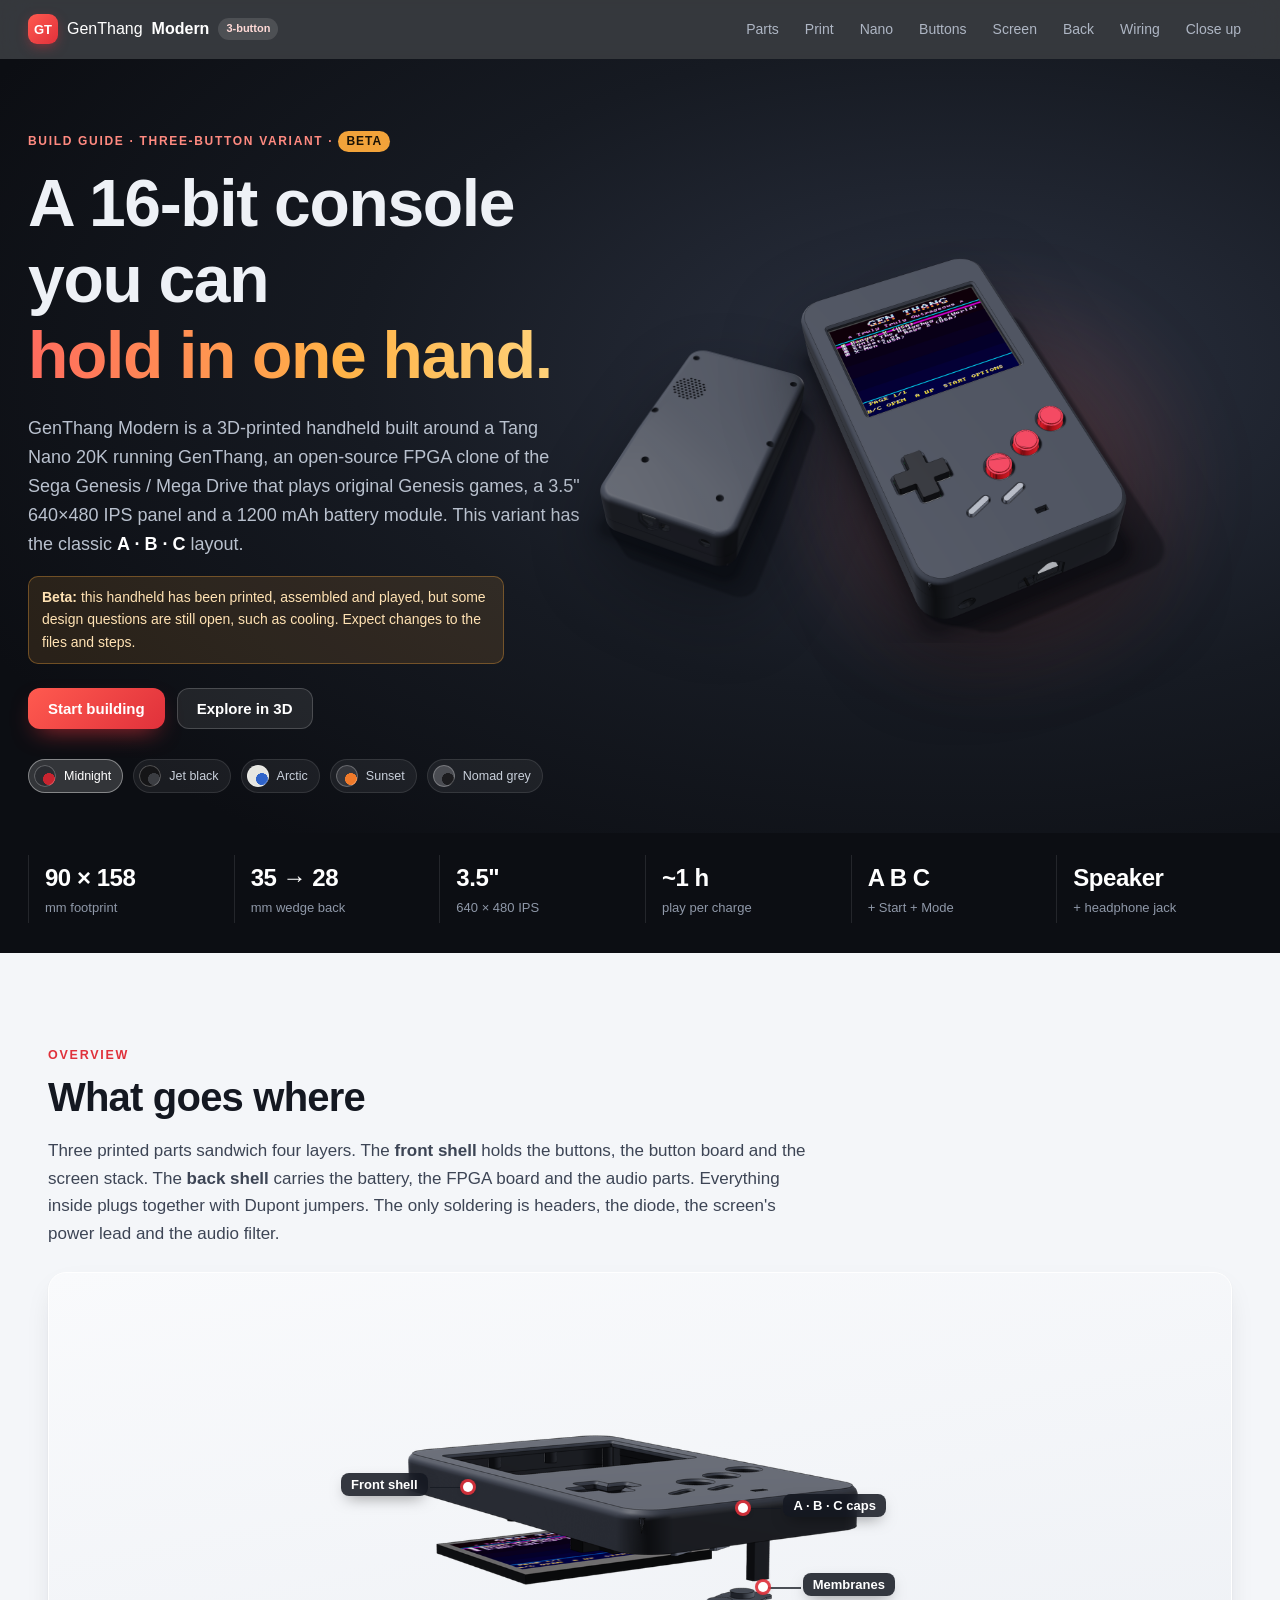
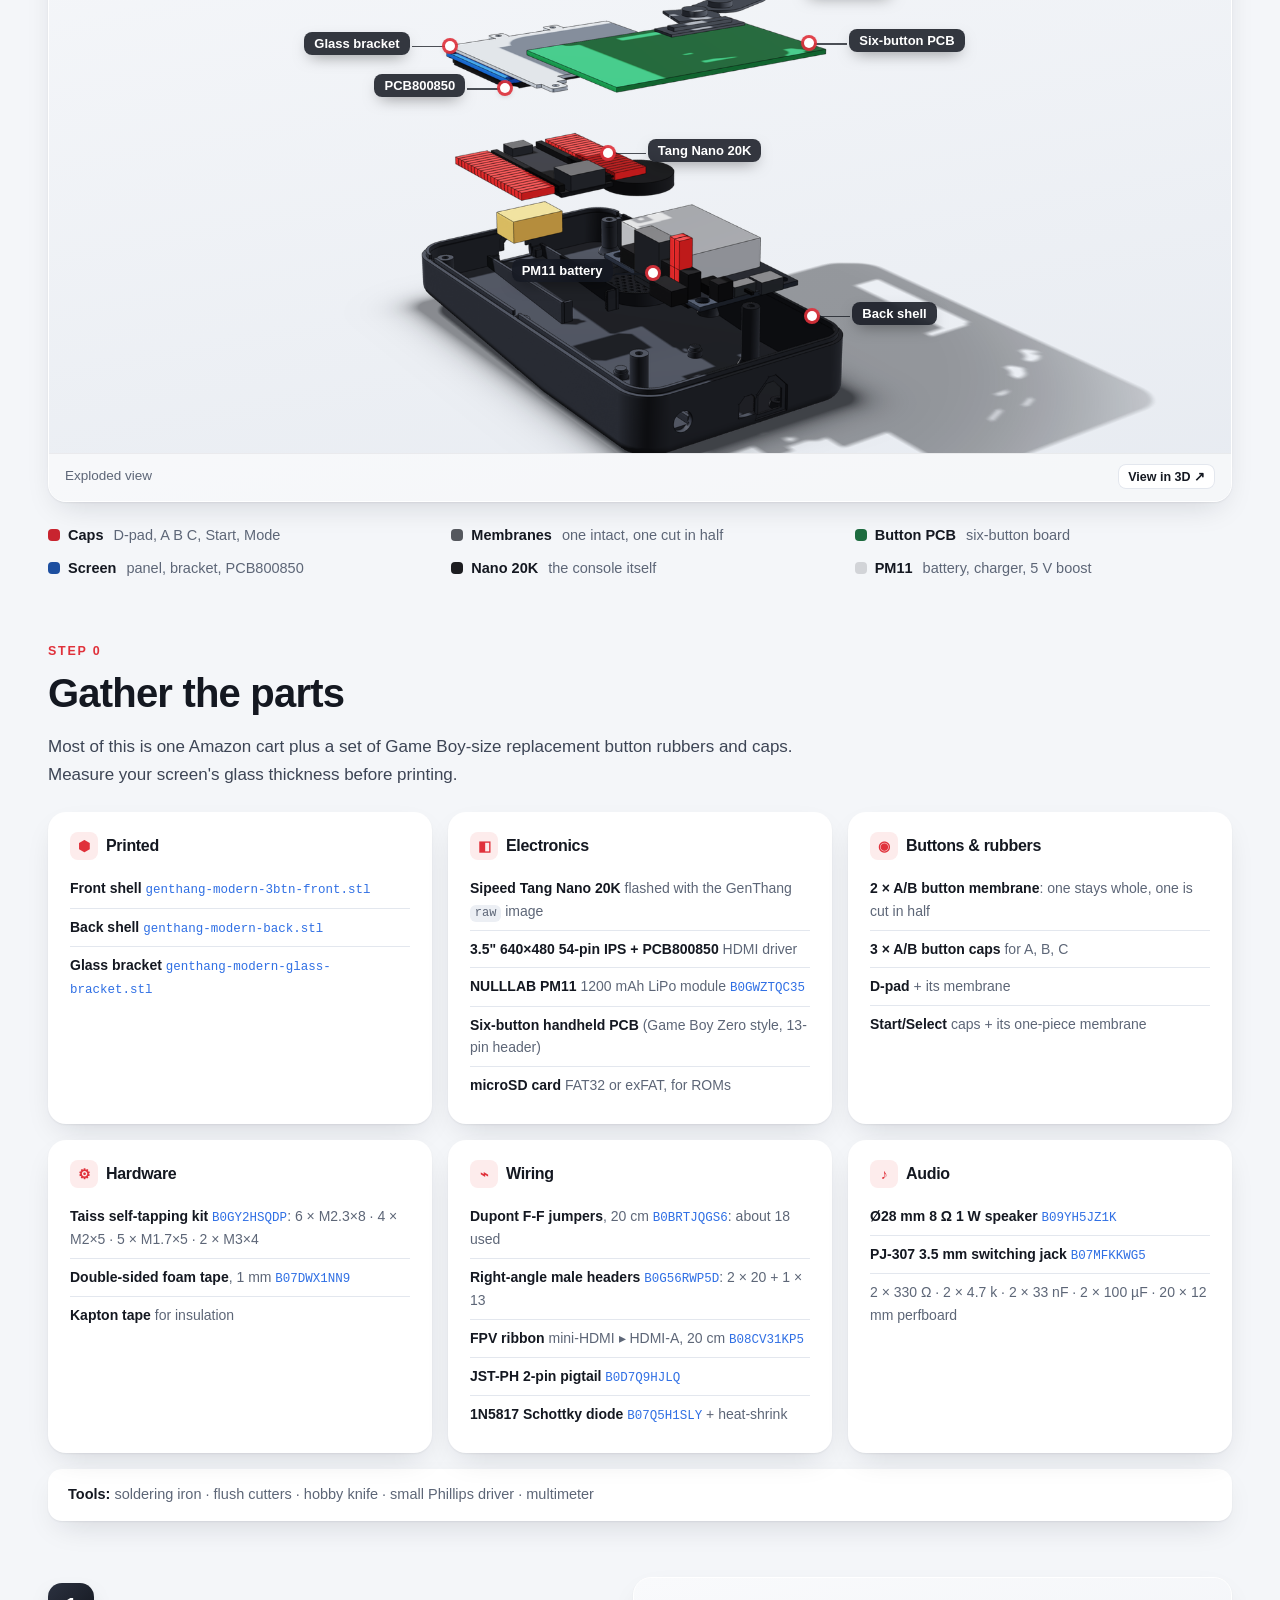
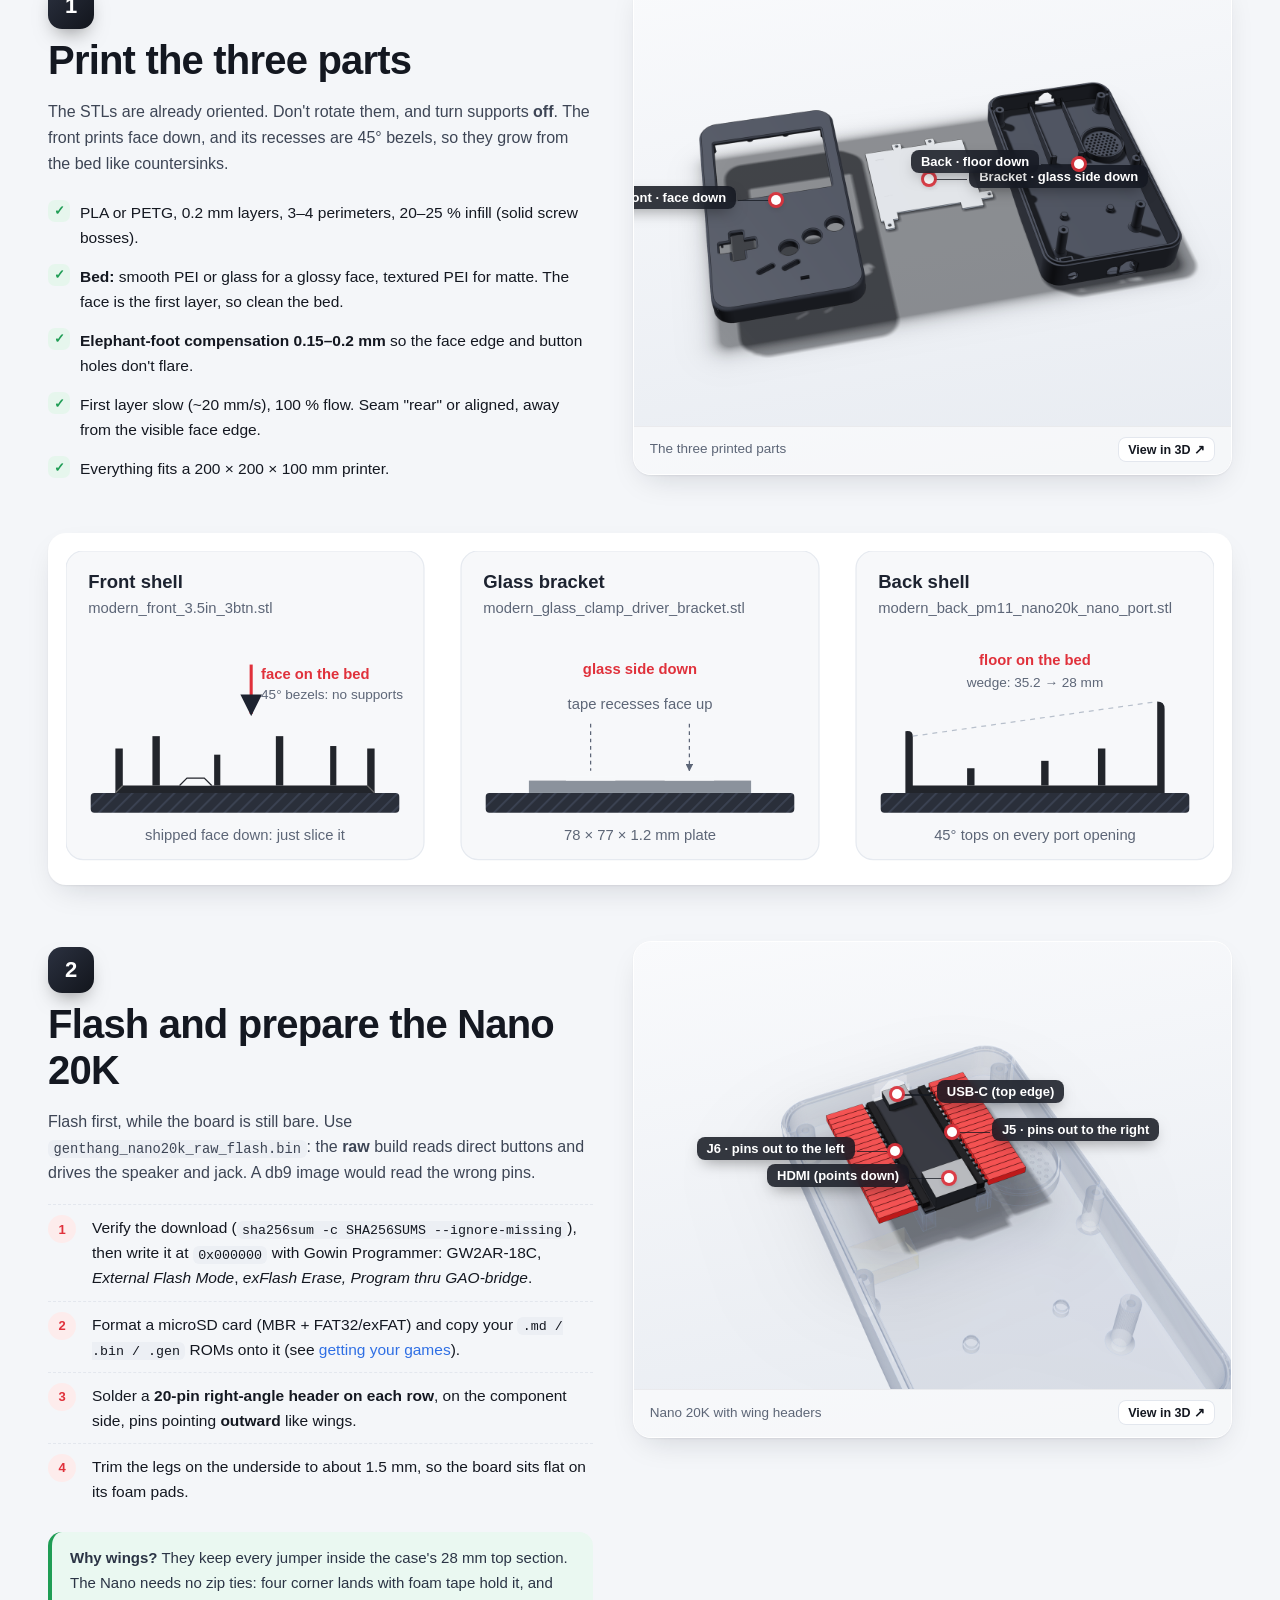
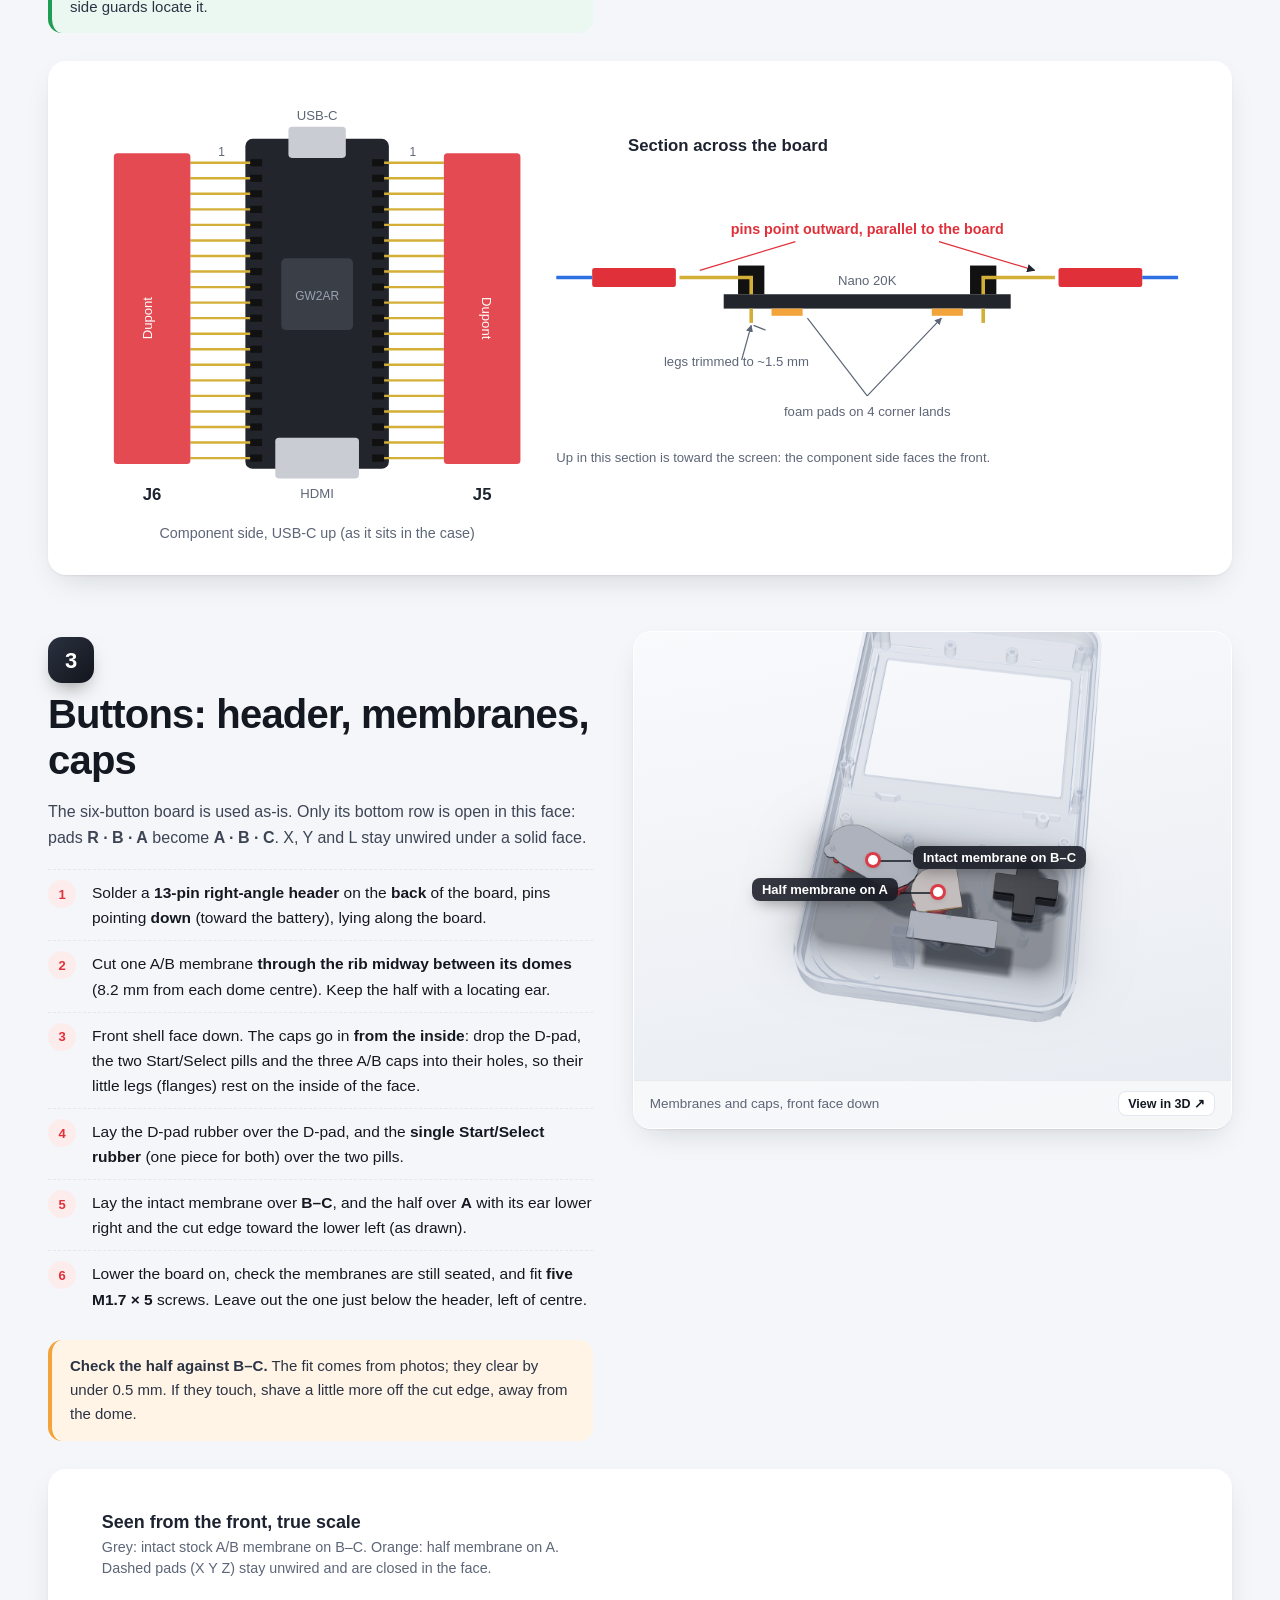
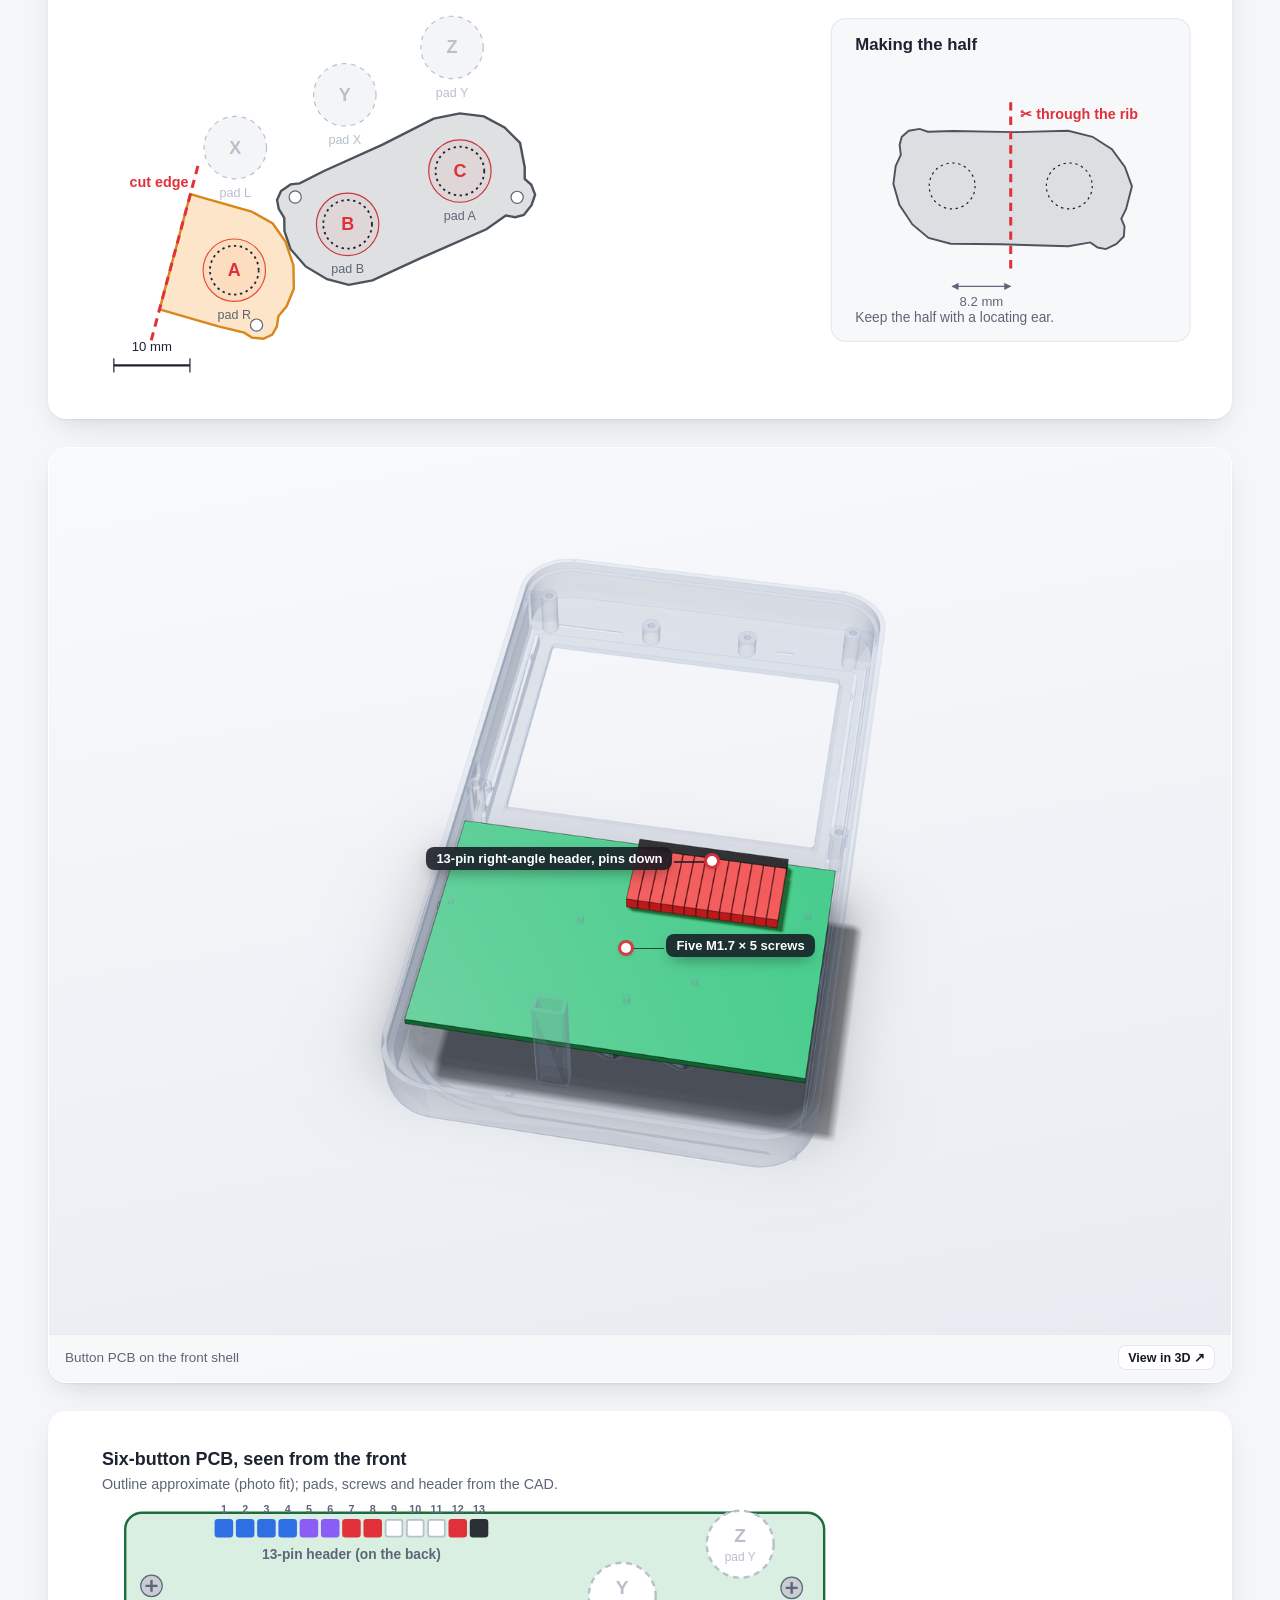
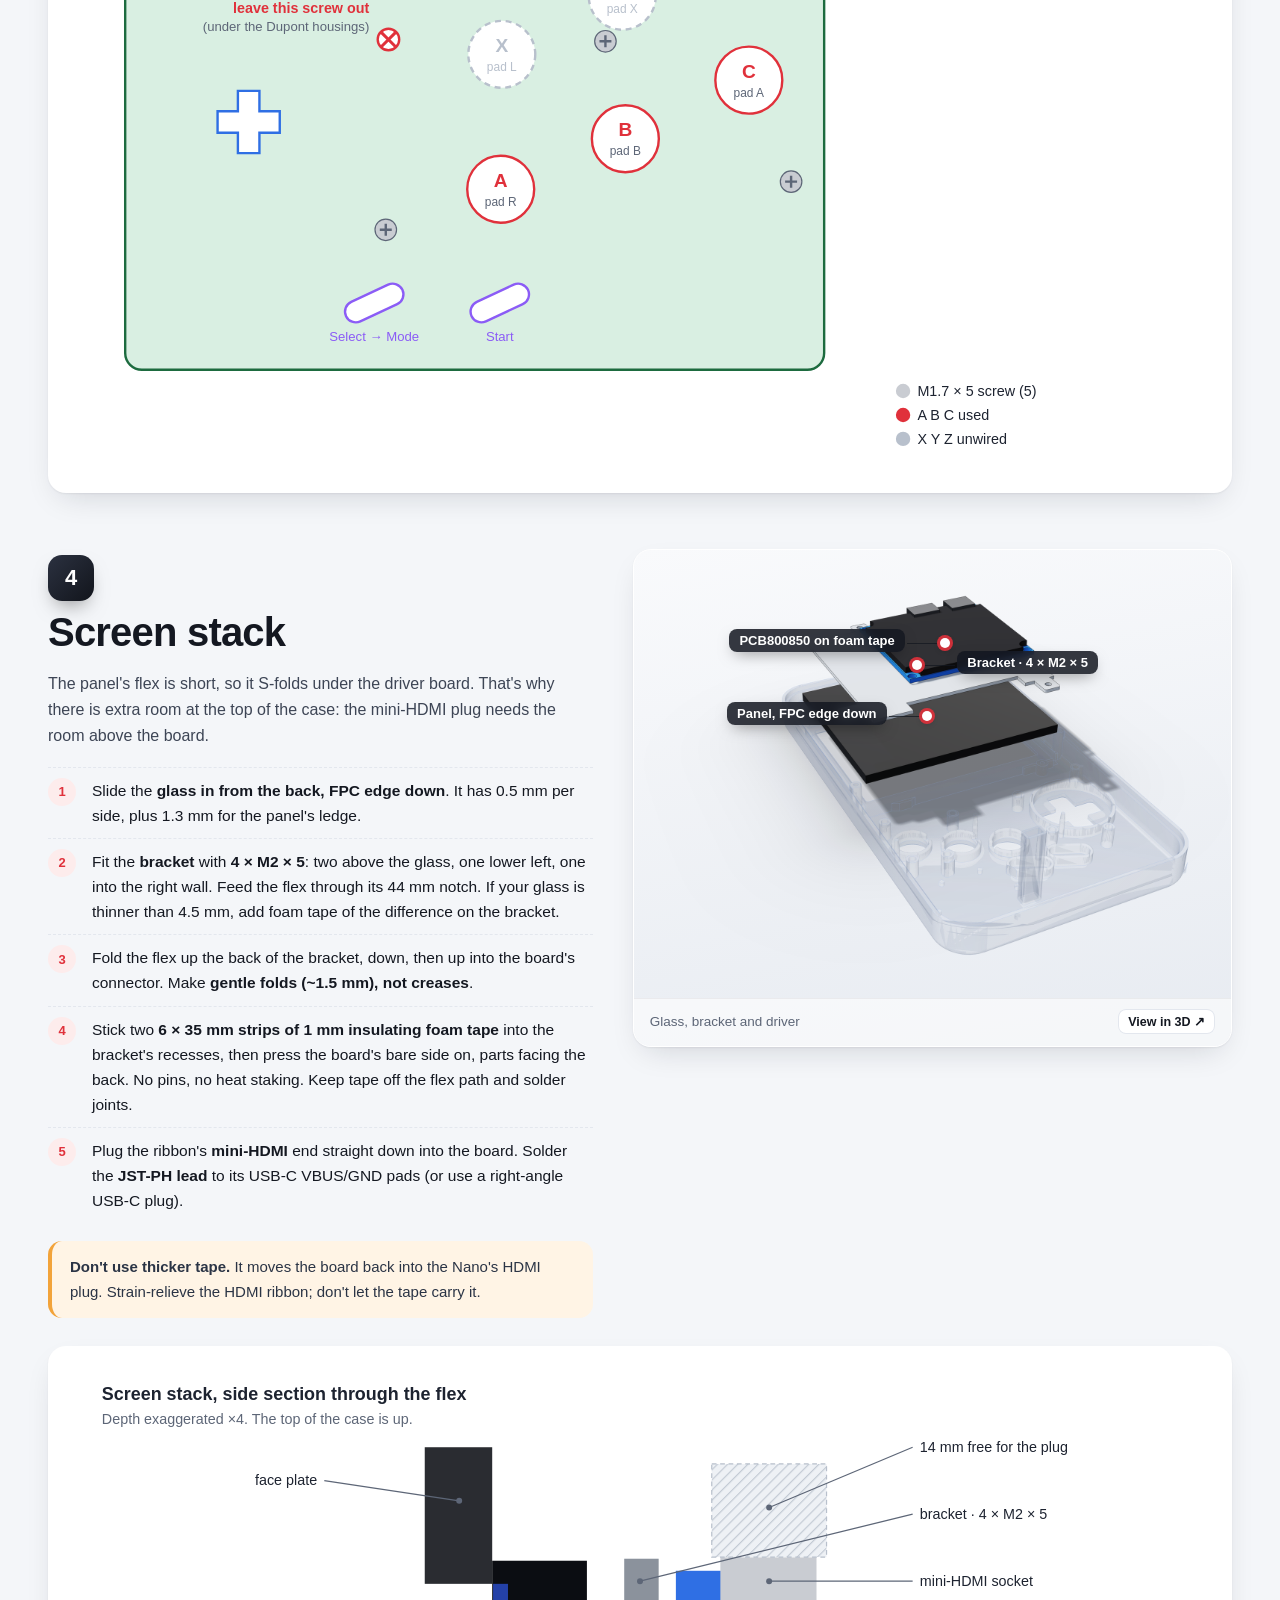
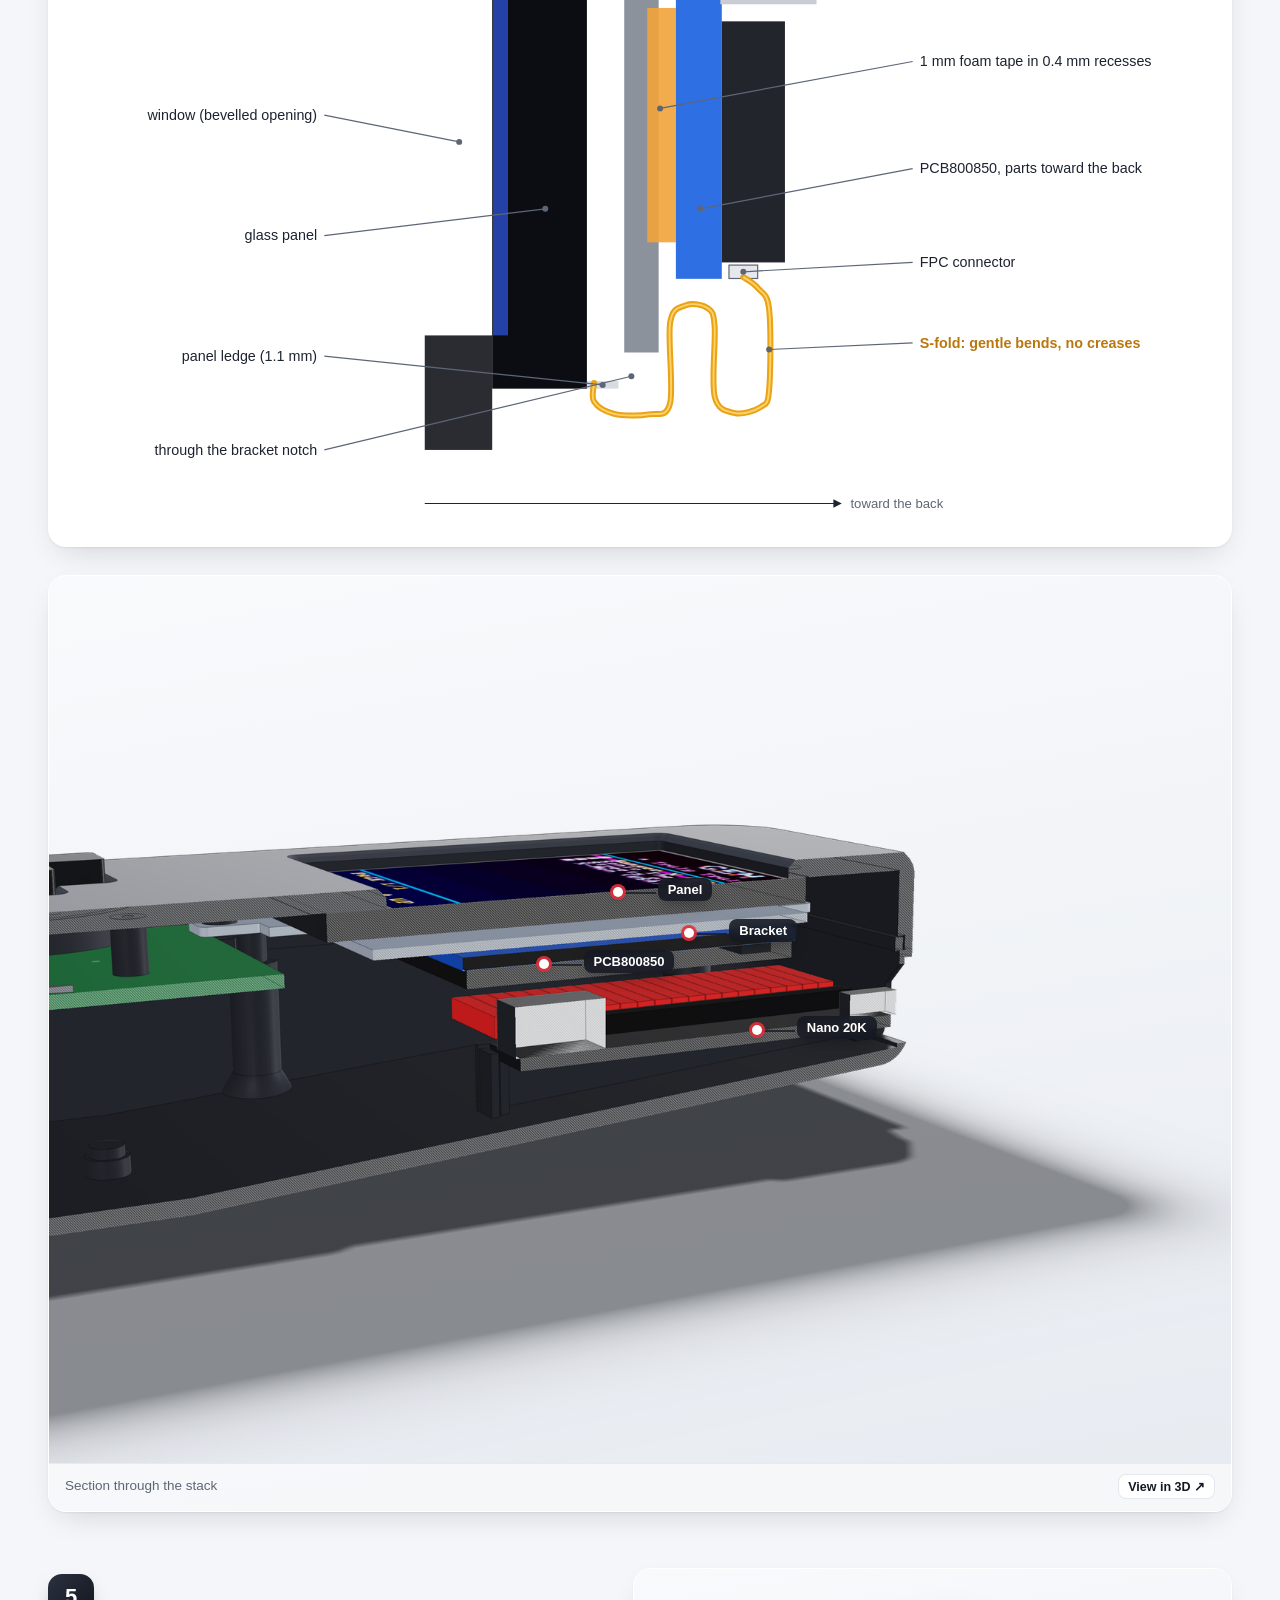
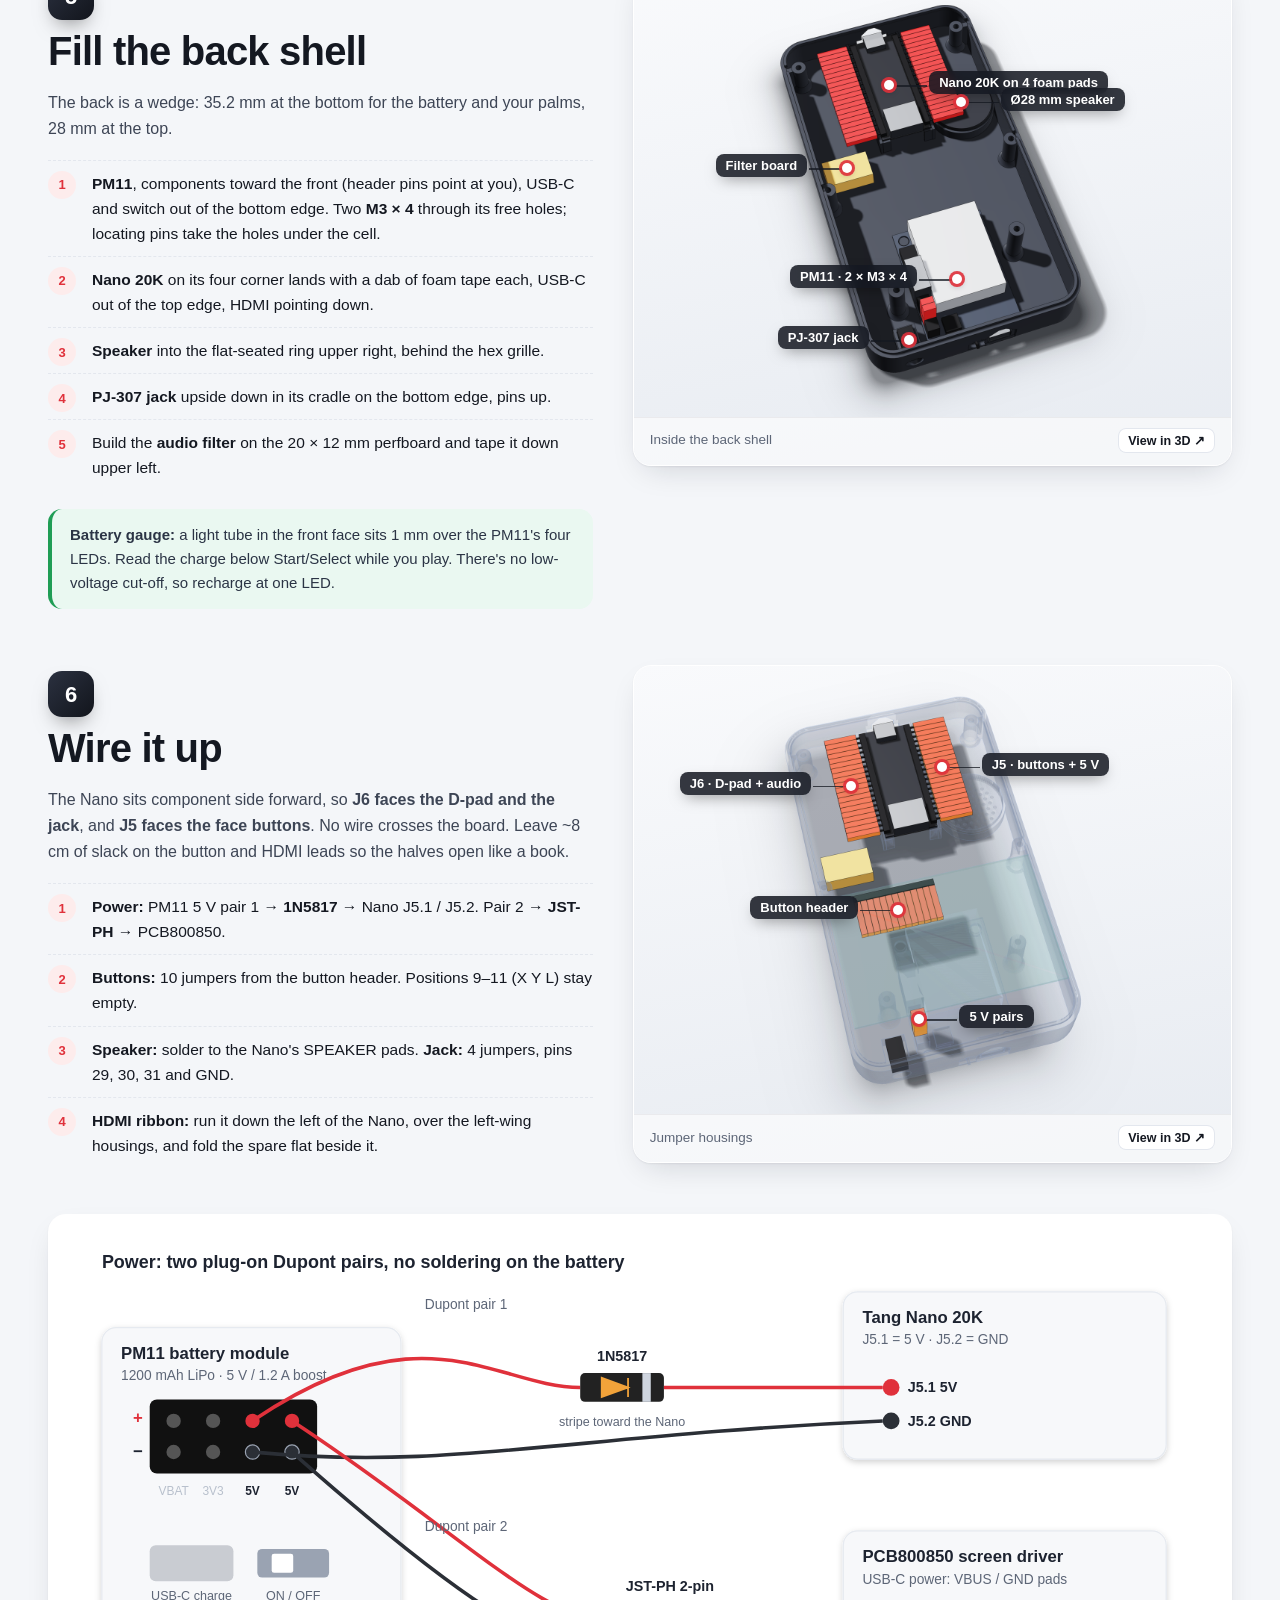
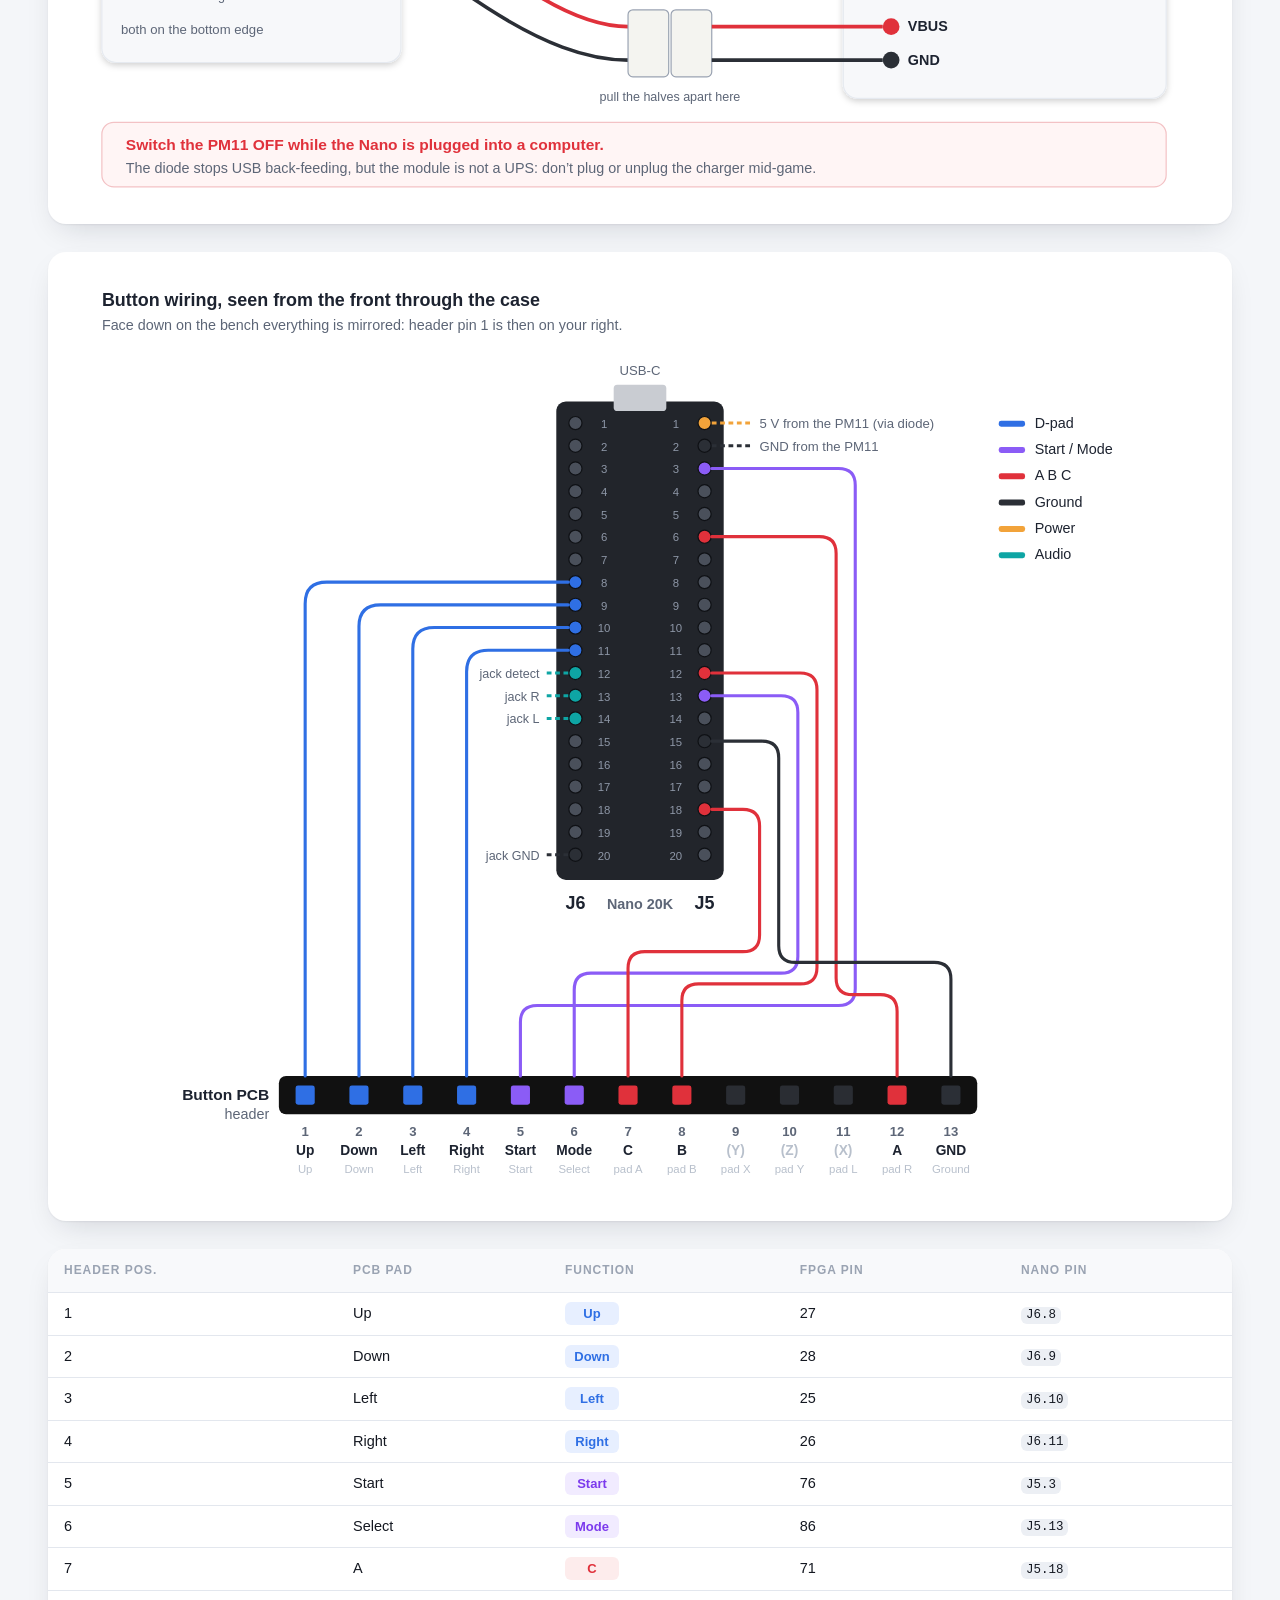
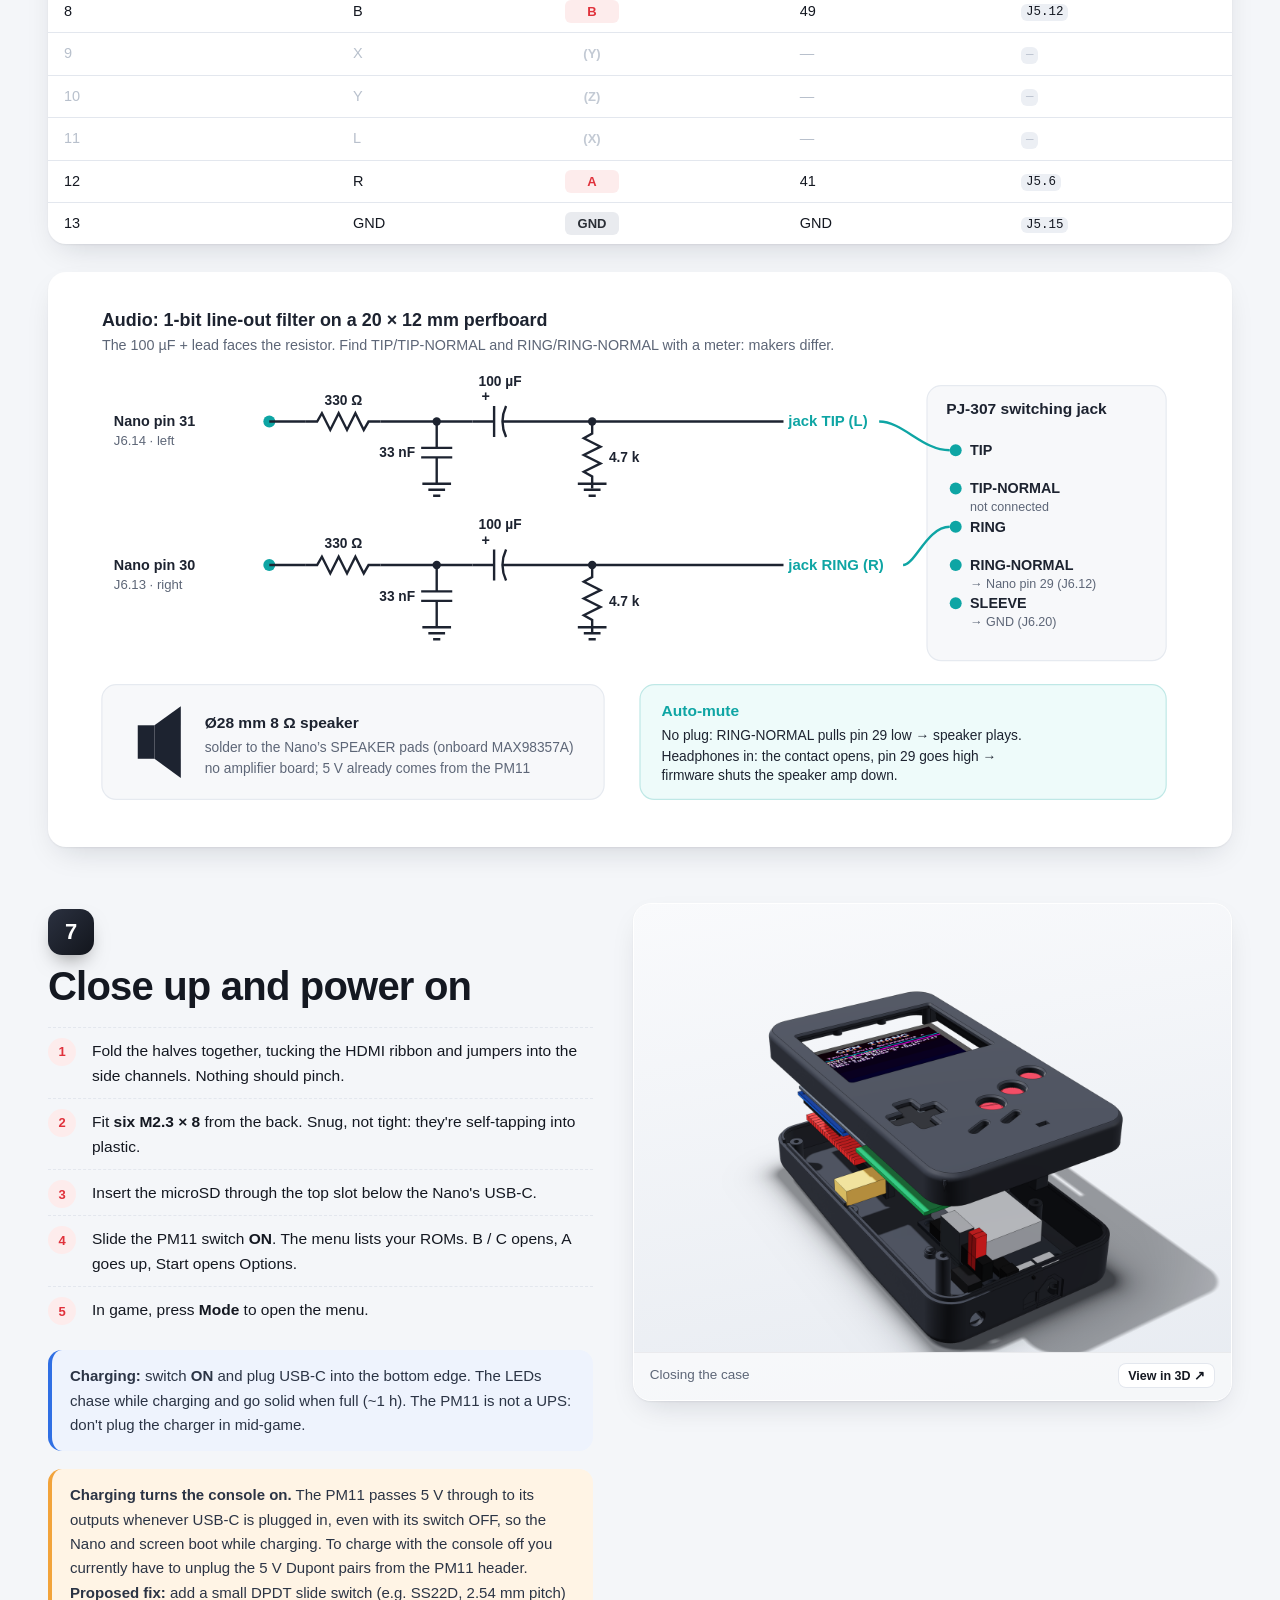
<file: hardware/modern-3btn-handheld/index.html>
<!doctype html>
<html lang="en">
<head>
<meta charset="utf-8">
<meta name="viewport" content="width=device-width, initial-scale=1">
<title>GenThang Modern · 3-button build guide</title>
<meta name="description" content="Step-by-step guide to building the GenThang Modern three-button handheld: printed shell, Tang Nano 20K, 3.5-inch IPS, PM11 battery.">
<link rel="stylesheet" href="assets/style.css">
</head>
<body>

<nav class="topnav">
  <a class="brand" href="#top"><span class="logo">GT</span> GenThang <b>Modern</b> <span class="pill">3-button</span></a>
  <div class="navlinks">
    <a href="#parts">Parts</a><a href="#print">Print</a><a href="#nano">Nano</a><a href="#buttons">Buttons</a>
    <a href="#screen">Screen</a><a href="#back">Back</a><a href="#wiring">Wiring</a><a href="#close">Close up</a>
  </div>
  <div class="progress"><span id="progress"></span></div>
</nav>

<header class="hero" id="top">
  <div class="hero-text">
    <p class="eyebrow">Build guide · three-button variant · <span class="beta">Beta</span></p>
    <h1>A 16-bit console you can<br><span class="grad">hold in one hand.</span></h1>
    <p class="lede">GenThang Modern is a 3D-printed handheld built around a Tang Nano 20K running GenThang, an open-source FPGA clone of the Sega Genesis / Mega Drive that plays original Genesis games,
      a 3.5" 640×480 IPS panel and a 1200 mAh battery module. This variant has the classic
      <b>A · B · C</b> layout.</p>
    <p class="beta-note"><b>Beta:</b> this handheld has been printed, assembled and played, but some design questions are
      still open, such as cooling. Expect changes to the files and steps.</p>
    <div class="hero-cta">
      <a class="btn primary" href="#parts">Start building</a>
      <button class="btn ghost" data-open3d="hero">Explore in 3D</button>
    </div>
    <div class="swatches" id="swatches" aria-label="Colour preview"></div>
  </div>
  <div class="hero-art">
    <div class="hero-glow"></div>
    <img id="hero-img" src="renders/hero-midnight.png" alt="Rendered GenThang Modern handheld, front">
    <img id="hero-img-back" src="renders/hero-back-midnight.png" alt="Rendered GenThang Modern handheld, back">
  </div>
</header>

<section class="specs">
  <div><b>90 × 158</b><span>mm footprint</span></div>
  <div><b>35 → 28</b><span>mm wedge back</span></div>
  <div><b>3.5"</b><span>640 × 480 IPS</span></div>
  <div><b>~1 h</b><span>play per charge</span></div>
  <div><b>A B C</b><span>+ Start + Mode</span></div>
  <div><b>Speaker</b><span>+ headphone jack</span></div>
</section>

<main>

<!-- ============ OVERVIEW ============ -->
<section class="chapter" id="overview">
  <div class="chapter-head">
    <span class="kicker">Overview</span>
    <h2>What goes where</h2>
    <p>Three printed parts sandwich four layers. The <b>front shell</b> holds the buttons, the
      button board and the screen stack. The <b>back shell</b> carries the battery, the FPGA board and the audio parts.
      Everything inside plugs together with Dupont jumpers. The only soldering is headers, the diode, the screen's
      power lead and the audio filter.</p>
  </div>
  <figure class="media wide" data-render="exploded"></figure>
  <div class="layers">
    <div><i style="background:#c8242f"></i><b>Caps</b> D-pad, A B C, Start, Mode</div>
    <div><i style="background:#55585e"></i><b>Membranes</b> one intact, one cut in half</div>
    <div><i style="background:#1d6b3f"></i><b>Button PCB</b> six-button board</div>
    <div><i style="background:#1d4fa0"></i><b>Screen</b> panel, bracket, PCB800850</div>
    <div><i style="background:#1c1d21"></i><b>Nano 20K</b> the console itself</div>
    <div><i style="background:#d2d4d8"></i><b>PM11</b> battery, charger, 5 V boost</div>
  </div>
</section>

<!-- ============ PARTS ============ -->
<section class="chapter" id="parts">
  <div class="chapter-head">
    <span class="kicker">Step 0</span>
    <h2>Gather the parts</h2>
    <p>Most of this is one Amazon cart plus a set of Game Boy-size replacement button rubbers and caps.
      Measure your screen's glass thickness before printing.</p>
  </div>
  <div class="bom">
    <div class="bom-group">
      <h3><span class="ico">⬢</span> Printed</h3>
      <ul>
        <li><b>Front shell</b> <a href="stl/genthang-modern-3btn-front.stl" download>genthang-modern-3btn-front.stl</a></li>
        <li><b>Back shell</b> <a href="stl/genthang-modern-back.stl" download>genthang-modern-back.stl</a></li>
        <li><b>Glass bracket</b> <a href="stl/genthang-modern-glass-bracket.stl" download>genthang-modern-glass-bracket.stl</a></li>
      </ul>
    </div>
    <div class="bom-group">
      <h3><span class="ico">◧</span> Electronics</h3>
      <ul>
        <li><b>Sipeed Tang Nano 20K</b> flashed with the GenThang <code>raw</code> image</li>
        <li><b>3.5" 640×480 54-pin IPS + PCB800850</b> HDMI driver</li>
        <li><b>NULLLAB PM11</b> 1200 mAh LiPo module <a href="https://www.amazon.com/dp/B0GWZTQC35">B0GWZTQC35</a></li>
        <li><b>Six-button handheld PCB</b> (Game Boy Zero style, 13-pin header)</li>
        <li><b>microSD card</b> FAT32 or exFAT, for ROMs</li>
      </ul>
    </div>
    <div class="bom-group">
      <h3><span class="ico">◉</span> Buttons &amp; rubbers</h3>
      <ul>
        <li><b>2 × A/B button membrane</b>: one stays whole, one is cut in half</li>
        <li><b>3 × A/B button caps</b> for A, B, C</li>
        <li><b>D-pad</b> + its membrane</li>
        <li><b>Start/Select</b> caps + its one-piece membrane</li>
      </ul>
    </div>
    <div class="bom-group">
      <h3><span class="ico">⚙</span> Hardware</h3>
      <ul>
        <li><b>Taiss self-tapping kit</b> <a href="https://www.amazon.com/dp/B0GY2HSQDP">B0GY2HSQDP</a>: 6 × M2.3×8 · 4 × M2×5 · 5 × M1.7×5 · 2 × M3×4</li>
        <li><b>Double-sided foam tape</b>, 1 mm <a href="https://www.amazon.com/dp/B07DWX1NN9">B07DWX1NN9</a></li>
        <li><b>Kapton tape</b> for insulation</li>
      </ul>
    </div>
    <div class="bom-group">
      <h3><span class="ico">⌁</span> Wiring</h3>
      <ul>
        <li><b>Dupont F-F jumpers</b>, 20 cm <a href="https://www.amazon.com/dp/B0BRTJQGS6">B0BRTJQGS6</a>: about 18 used</li>
        <li><b>Right-angle male headers</b> <a href="https://www.amazon.com/dp/B0G56RWP5D">B0G56RWP5D</a>: 2 × 20 + 1 × 13</li>
        <li><b>FPV ribbon</b> mini-HDMI ▸ HDMI-A, 20 cm <a href="https://www.amazon.com/dp/B08CV31KP5">B08CV31KP5</a></li>
        <li><b>JST-PH 2-pin pigtail</b> <a href="https://www.amazon.com/dp/B0D7Q9HJLQ">B0D7Q9HJLQ</a></li>
        <li><b>1N5817 Schottky diode</b> <a href="https://www.amazon.com/dp/B07Q5H1SLY">B07Q5H1SLY</a> + heat-shrink</li>
      </ul>
    </div>
    <div class="bom-group">
      <h3><span class="ico">♪</span> Audio</h3>
      <ul>
        <li><b>Ø28 mm 8 Ω 1 W speaker</b> <a href="https://www.amazon.com/dp/B09YH5JZ1K">B09YH5JZ1K</a></li>
        <li><b>PJ-307 3.5 mm switching jack</b> <a href="https://www.amazon.com/dp/B07MFKKWG5">B07MFKKWG5</a></li>
        <li>2 × 330 Ω · 2 × 4.7 k · 2 × 33 nF · 2 × 100 µF · 20 × 12 mm perfboard</li>
      </ul>
    </div>
  </div>
  <div class="tools">
    <b>Tools:</b> soldering iron · flush cutters · hobby knife · small Phillips driver · multimeter
  </div>
</section>

<!-- ============ STEPS ============ -->
<section class="step" id="print">
  <div class="step-text">
    <span class="num">1</span>
    <h2>Print the three parts</h2>
    <p>The STLs are already oriented. Don't rotate them, and turn supports <b>off</b>. The front prints face down, and its
      recesses are 45° bezels, so they grow from the bed like countersinks.</p>
    <ul class="checks">
      <li>PLA or PETG, 0.2 mm layers, 3–4 perimeters, 20–25 % infill (solid screw bosses).</li>
      <li><b>Bed:</b> smooth PEI or glass for a glossy face, textured PEI for matte. The face is the first layer, so clean the bed.</li>
      <li><b>Elephant-foot compensation 0.15–0.2 mm</b> so the face edge and button holes don't flare.</li>
      <li>First layer slow (~20 mm/s), 100 % flow. Seam "rear" or aligned, away from the visible face edge.</li>
      <li>Everything fits a 200 × 200 × 100 mm printer.</li>
    </ul>
  </div>
  <figure class="media" data-render="print"></figure>
  <div class="diagram-wrap full" data-diagram="printBeds"></div>
</section>

<section class="step" id="nano">
  <div class="step-text">
    <span class="num">2</span>
    <h2>Flash and prepare the Nano 20K</h2>
    <p>Flash first, while the board is still bare. Use <code>genthang_nano20k_raw_flash.bin</code>: the
      <b>raw</b> build reads direct buttons and drives the speaker and jack. A db9 image would read the wrong pins.</p>
    <ol class="steps">
      <li>Verify the download (<code>sha256sum -c SHA256SUMS --ignore-missing</code>), then write it at
        <code>0x000000</code> with Gowin Programmer: GW2AR-18C, <i>External Flash Mode</i>, <i>exFlash Erase, Program thru GAO-bridge</i>.</li>
      <li>Format a microSD card (MBR + FAT32/exFAT) and copy your <code>.md / .bin / .gen</code> ROMs onto it (see <a href="#roms">getting your games</a>).</li>
      <li>Solder a <b>20-pin right-angle header on each row</b>, on the component side, pins pointing <b>outward</b> like wings.</li>
      <li>Trim the legs on the underside to about 1.5 mm, so the board sits flat on its foam pads.</li>
    </ol>
    <div class="callout tip"><b>Why wings?</b> They keep every jumper inside the case's 28 mm top section. The Nano needs
      no zip ties: four corner lands with foam tape hold it, and side guards locate it.</div>
  </div>
  <figure class="media" data-render="nano"></figure>
  <div class="diagram-wrap full" data-diagram="nanoWings"></div>
</section>

<section class="step" id="buttons">
  <div class="step-text">
    <span class="num">3</span>
    <h2>Buttons: header, membranes, caps</h2>
    <p>The six-button board is used as-is. Only its bottom row is open in this face: pads <b>R · B · A</b> become
      <b>A · B · C</b>. X, Y and L stay unwired under a solid face.</p>
    <ol class="steps">
      <li>Solder a <b>13-pin right-angle header</b> on the <b>back</b> of the board, pins pointing <b>down</b> (toward the battery), lying along the board.</li>
      <li>Cut one A/B membrane <b>through the rib midway between its domes</b> (8.2 mm from each dome centre). Keep the half with a locating ear.</li>
      <li>Front shell face down. The caps go in <b>from the inside</b>: drop the D-pad, the two Start/Select pills and the three A/B caps into their holes, so their little legs (flanges) rest on the inside of the face.</li>
      <li>Lay the D-pad rubber over the D-pad, and the <b>single Start/Select rubber</b> (one piece for both) over the two pills.</li>
      <li>Lay the intact membrane over <b>B–C</b>, and the half over <b>A</b> with its ear lower right and the cut edge toward the lower left (as drawn).</li>
      <li>Lower the board on, check the membranes are still seated, and fit <b>five M1.7 × 5</b> screws. Leave out the one just below the header, left of centre.</li>
    </ol>
    <div class="callout warn"><b>Check the half against B–C.</b> The fit comes from photos; they clear by under 0.5 mm.
      If they touch, shave a little more off the cut edge, away from the dome.</div>
  </div>
  <figure class="media" data-render="membranes"></figure>
  <div class="diagram-wrap full" data-diagram="membranes"></div>
  <figure class="media wide2" data-render="buttons"></figure>
  <div class="diagram-wrap full" data-diagram="buttonBoard"></div>
</section>

<section class="step" id="screen">
  <div class="step-text">
    <span class="num">4</span>
    <h2>Screen stack</h2>
    <p>The panel's flex is short, so it S-folds under the driver board. That's why there is extra room at the top of the case:
      the mini-HDMI plug needs the room above the board.</p>
    <ol class="steps">
      <li>Slide the <b>glass in from the back, FPC edge down</b>. It has 0.5 mm per side, plus 1.3 mm for the panel's ledge.</li>
      <li>Fit the <b>bracket</b> with <b>4 × M2 × 5</b>: two above the glass, one lower left, one into the right wall. Feed the flex through its 44 mm notch.
        If your glass is thinner than 4.5 mm, add foam tape of the difference on the bracket.</li>
      <li>Fold the flex up the back of the bracket, down, then up into the board's connector. Make <b>gentle folds (~1.5 mm), not creases</b>.</li>
      <li>Stick two <b>6 × 35 mm strips of 1 mm insulating foam tape</b> into the bracket's recesses, then press the board's bare side on, parts facing the back.
        No pins, no heat staking. Keep tape off the flex path and solder joints.</li>
      <li>Plug the ribbon's <b>mini-HDMI</b> end straight down into the board. Solder the <b>JST-PH lead</b> to its USB-C VBUS/GND pads (or use a right-angle USB-C plug).</li>
    </ol>
    <div class="callout warn"><b>Don't use thicker tape.</b> It moves the board back into the Nano's HDMI plug. Strain-relieve the
      HDMI ribbon; don't let the tape carry it.</div>
  </div>
  <figure class="media" data-render="screen"></figure>
  <div class="diagram-wrap full" data-diagram="sFold"></div>
  <figure class="media wide2" data-render="section"></figure>
</section>

<section class="step" id="back">
  <div class="step-text">
    <span class="num">5</span>
    <h2>Fill the back shell</h2>
    <p>The back is a wedge: 35.2 mm at the bottom for the battery and your palms, 28 mm at the top.</p>
    <ol class="steps">
      <li><b>PM11</b>, components toward the front (header pins point at you), USB-C and switch out of the bottom edge.
        Two <b>M3 × 4</b> through its free holes; locating pins take the holes under the cell.</li>
      <li><b>Nano 20K</b> on its four corner lands with a dab of foam tape each, USB-C out of the top edge, HDMI pointing down.</li>
      <li><b>Speaker</b> into the flat-seated ring upper right, behind the hex grille.</li>
      <li><b>PJ-307 jack</b> upside down in its cradle on the bottom edge, pins up.</li>
      <li>Build the <b>audio filter</b> on the 20 × 12 mm perfboard and tape it down upper left.</li>
    </ol>
    <div class="callout tip"><b>Battery gauge:</b> a light tube in the front face sits 1 mm over the PM11's four LEDs.
      Read the charge below Start/Select while you play. There's no low-voltage cut-off, so recharge at one LED.</div>
  </div>
  <figure class="media" data-render="inside"></figure>
</section>

<section class="step" id="wiring">
  <div class="step-text">
    <span class="num">6</span>
    <h2>Wire it up</h2>
    <p>The Nano sits component side forward, so <b>J6 faces the D-pad and the jack</b>, and <b>J5 faces the face buttons</b>.
      No wire crosses the board. Leave ~8 cm of slack on the button and HDMI leads so the halves open like a book.</p>
    <ol class="steps">
      <li><b>Power:</b> PM11 5 V pair 1 → <b>1N5817</b> → Nano J5.1 / J5.2. Pair 2 → <b>JST-PH</b> → PCB800850.</li>
      <li><b>Buttons:</b> 10 jumpers from the button header. Positions 9–11 (X Y L) stay empty.</li>
      <li><b>Speaker:</b> solder to the Nano's SPEAKER pads. <b>Jack:</b> 4 jumpers, pins 29, 30, 31 and GND.</li>
      <li><b>HDMI ribbon:</b> run it down the left of the Nano, over the left-wing housings, and fold the spare flat beside it.</li>
    </ol>
  </div>
  <figure class="media" data-render="wiring"></figure>
  <div class="diagram-wrap full" data-diagram="power"></div>
  <div class="diagram-wrap full" data-diagram="buttonWiring"></div>
  <div class="pin-table" id="pin-table"></div>
  <div class="diagram-wrap full" data-diagram="audio"></div>
</section>

<section class="step" id="close">
  <div class="step-text">
    <span class="num">7</span>
    <h2>Close up and power on</h2>
    <ol class="steps">
      <li>Fold the halves together, tucking the HDMI ribbon and jumpers into the side channels. Nothing should pinch.</li>
      <li>Fit <b>six M2.3 × 8</b> from the back. Snug, not tight: they're self-tapping into plastic.</li>
      <li>Insert the microSD through the top slot below the Nano's USB-C.</li>
      <li>Slide the PM11 switch <b>ON</b>. The menu lists your ROMs. B / C opens, A goes up, Start opens Options.</li>
      <li>In game, press <b>Mode</b> to open the menu.</li>
    </ol>
    <div class="callout"><b>Charging:</b> switch <b>ON</b> and plug USB-C into the bottom edge. The LEDs chase while charging and
      go solid when full (~1 h). The PM11 is not a UPS: don't plug the charger in mid-game.</div>
    <div class="callout warn"><b>Charging turns the console on.</b> The PM11 passes 5 V through to its outputs whenever USB-C is
      plugged in, even with its switch OFF, so the Nano and screen boot while charging. To charge with the console off you
      currently have to unplug the 5 V Dupont pairs from the PM11 header.
      <br><b>Proposed fix:</b> add a small DPDT slide switch (e.g. SS22D, 2.54 mm pitch) with one pole in each +5 V Dupont lead (Nano and screen),
      so both loads are cut. Charging still works with this switch OFF.
      It needs a slot in the back shell's bottom edge next to the PM11 switch; that isn't in the CAD yet.</div>
  </div>
  <figure class="media" data-render="close"></figure>
  <div class="diagram-wrap full" data-diagram="screws"></div>
</section>

<section class="chapter" id="notes">
  <div class="chapter-head">
    <span class="kicker">Before you start</span>
    <h2>Notes</h2>
  </div>
  <div class="notes">
    <div><h4>Open design questions</h4><p>The case has been printed and assembled and it plays. Still being worked out:
      <b>cooling</b> (the FPGA and screen driver sit in a closed shell with no vents yet) and longer-term fit and durability.
      Keep an eye on heat during long sessions.</p></div>
    <div><h4>Membranes are photo-sized</h4><p>Their outlines come from photos on grid paper, scaled by the A/B button pitch. Thickness
      is assumed to be the stock 2.7 mm gap. Check the half membrane against B–C as you assemble.</p></div>
    <div><h4>Check your PM11</h4><p>The cell's position, the switch lever (~3.8 mm) and the USB-A socket are modelled from photos and NULLLAB's STEP model.
      The openings are oversized by 1.5 mm to allow for this.</p></div>
    <div><h4>Header order</h4><p>Wire by <b>position</b>, not by the PCB's silkscreen. The board's "R" pad is A, "B" is B and "A" is C.
      Confirm pin 1 against your board's silkscreen before plugging in.</p></div>
  </div>
</section>

<section class="chapter" id="roms">
  <div class="chapter-head">
    <span class="kicker">Games</span>
    <h2>Getting your games legally</h2>
    <p>GenThang plays Sega Genesis / Mega Drive ROM files, but it doesn't come with any. The clean way to get them is to
      back up cartridges you own yourself. A USB cartridge reader such as the
      <a href="https://krikzz.com/our-products/accessories/flashkitmd.html">Krikzz FlashKit MD</a> plugs into a PC.
      Its <a href="http://krikzz.com/pub/support/flashkit-md/">FlashKit software</a> (Windows; Mono on macOS and Linux)
      reads the cartridge ROM to a <code>.bin</code> you can copy to the microSD card. It can also back up and restore
      the cart's save RAM.</p>
    <p>Homebrew is the other easy option: many new Genesis games are released free, or sold, by their authors as ROM files.
      Downloading copies of commercial games you don't own is generally copyright infringement, so stick to your own dumps
      and homebrew.</p>
  </div>
</section>

<section class="finale">
  <figure class="media" data-render="done"></figure>
  <div>
    <h2>Done. Go play Streets of Rage 2.</h2>
    <p>Print the three STLs in <code>stl/</code>, flash the GenThang <code>raw</code> image from the
      <a href="https://github.com/shawnchivers/genthang/releases/latest">latest release</a>, and you're set.</p>
    <button class="btn primary" data-open3d="exploded">Take it apart in 3D</button>
  </div>
</section>

</main>

<footer>
  Renders and diagrams are generated from the CAD.<br>
  SEGA, Genesis and Mega Drive are trademarks of SEGA Corporation. GenThang is an independent hobby project; it is not
  affiliated with, sponsored or endorsed by SEGA, Sipeed, NULLLAB or Nintendo. Bring your own legally obtained game files.
</footer>

<!-- 3D viewer -->
<div class="viewer-modal" id="viewer" hidden>
  <div class="viewer-bar">
    <b>GenThang Modern · 3D</b>
    <div class="viewer-states" id="viewer-states"></div>
    <div class="viewer-tools">
      <label>Explode <input type="range" id="explode" min="0" max="1" step="0.01" value="0"></label>
      <select id="theme"></select>
      <button class="btn ghost small" id="close3d">Close ✕</button>
    </div>
  </div>
  <div class="viewer-stage">
    <canvas id="gl"></canvas>
    <div class="viewer-labels" id="gl-labels"></div>
    <div class="viewer-hint">Drag to orbit · right-drag or shift-drag to pan · scroll to zoom · double-click to reset</div>
    <div class="viewer-loading" id="gl-loading">Loading CAD…</div>
  </div>
</div>

<script src="assets/scene.js"></script>
<script src="assets/diagram.js"></script>
<script src="renders/labels.js"></script>
<script src="assets/diagrams.js"></script>
<script src="assets/app.js"></script>
</body>
</html>
</file>
<file: hardware/modern-3btn-handheld/assets/style.css>
:root {
  --ink: #141821; --sub: #5d6677; --faint: #9aa3b2; --line: #e3e7ee; --paper: #ffffff; --bg: #f4f6f9;
  --red: #e0313b; --red2: #ff5a4f; --blue: #2f6fe4; --amber: #f2a33a; --teal: #0ea5a4;
  --radius: 18px; --shadow: 0 1px 2px rgba(16,24,40,.06), 0 12px 32px -12px rgba(16,24,40,.18);
  --font: "Inter", "SF Pro Text", -apple-system, "Segoe UI", Roboto, "Helvetica Neue", Arial, sans-serif;
  --mono: "JetBrains Mono", "SF Mono", ui-monospace, Menlo, Consolas, monospace;
}
* { box-sizing: border-box; }
html { scroll-behavior: smooth; scroll-padding-top: 76px; }
body { margin: 0; font: 16px/1.62 var(--font); color: var(--ink); background: var(--bg); -webkit-font-smoothing: antialiased; }
body.modal-open { overflow: hidden; }
a { color: var(--blue); text-decoration: none; } a:hover { text-decoration: underline; }
code { font: 0.86em var(--mono); background: #eceff4; padding: .12em .4em; border-radius: 6px; }
h1, h2, h3, h4 { letter-spacing: -0.02em; line-height: 1.15; margin: 0; }

/* ---------- nav ---------- */
.topnav { position: sticky; top: 0; z-index: 20; display: flex; align-items: center; gap: 24px; padding: 12px 28px;
  background: rgba(12,14,19,.82); backdrop-filter: saturate(1.6) blur(14px); color: #e9edf3; }
.brand { color: #fff; font-weight: 500; display: flex; align-items: center; gap: 9px; white-space: nowrap; }
.brand:hover { text-decoration: none; }
.logo { display: grid; place-items: center; width: 30px; height: 30px; border-radius: 9px; font-weight: 800; font-size: 13px;
  background: linear-gradient(135deg, var(--red2), var(--red)); color: #fff; box-shadow: 0 4px 14px -4px rgba(224,49,59,.7); }
.pill { font-size: 11px; font-weight: 700; padding: 2px 8px; border-radius: 99px; background: rgba(255,255,255,.12); color: #ffd9d6; }
.navlinks { display: flex; gap: 4px; margin-left: auto; overflow-x: auto; scrollbar-width: none; }
.navlinks a { color: #aeb6c4; font-size: 14px; padding: 6px 11px; border-radius: 8px; white-space: nowrap; }
.navlinks a:hover, .navlinks a.on { color: #fff; background: rgba(255,255,255,.08); text-decoration: none; }
.progress { position: absolute; left: 0; right: 0; bottom: 0; height: 2px; }
.progress span { display: block; height: 100%; width: 0; background: linear-gradient(90deg, var(--red), var(--amber)); }

/* ---------- hero ---------- */
.hero { position: relative; display: grid; grid-template-columns: minmax(320px, 1fr) minmax(360px, 1.15fr); gap: 32px;
  align-items: center; padding: 72px max(28px, calc((100vw - 1240px) / 2)) 40px; overflow: hidden; color: #eef1f6;
  background: radial-gradient(1100px 600px at 75% 40%, #2b3140 0%, #161a22 55%, #0c0e13 100%); }
.eyebrow { text-transform: uppercase; letter-spacing: .14em; font-size: 12px; font-weight: 700; color: #ff8a80; margin: 0 0 14px; }
.hero h1 { font-size: clamp(38px, 5.2vw, 66px); font-weight: 800; }
.grad { background: linear-gradient(92deg, #ff6b5e, #ffb347 60%, #ffd27a); -webkit-background-clip: text; background-clip: text; color: transparent; }
.lede { font-size: 18px; color: #b9c1ce; max-width: 34em; margin: 20px 0 28px; }
.lede b { color: #fff; }
.hero-cta { display: flex; gap: 12px; flex-wrap: wrap; }
.btn { font: 600 15px var(--font); border-radius: 12px; padding: 12px 20px; border: 0; cursor: pointer; display: inline-flex; align-items: center; gap: 8px; }
.btn:hover { text-decoration: none; }
.btn.primary { background: linear-gradient(135deg, var(--red2), var(--red)); color: #fff; box-shadow: 0 10px 24px -10px rgba(224,49,59,.8); }
.btn.primary:hover { filter: brightness(1.08); }
.btn.ghost { background: rgba(255,255,255,.08); color: #fff; box-shadow: inset 0 0 0 1px rgba(255,255,255,.18); }
.btn.ghost:hover { background: rgba(255,255,255,.14); }
.btn.small { padding: 7px 12px; font-size: 13px; border-radius: 9px; }
.btn.tiny { padding: 5px 10px; font-size: 12.5px; border-radius: 8px; background: #fff; color: var(--ink); box-shadow: inset 0 0 0 1px var(--line); }
.btn.tiny:hover { box-shadow: inset 0 0 0 1px var(--faint); }
.swatches { display: flex; gap: 10px; margin-top: 30px; flex-wrap: wrap; }
.swatch { display: flex; align-items: center; gap: 8px; background: rgba(255,255,255,.06); border: 0; color: #c9d0db; cursor: pointer;
  padding: 6px 12px 6px 6px; border-radius: 99px; font: 500 12.5px var(--font); box-shadow: inset 0 0 0 1px rgba(255,255,255,.1); }
.swatch span { width: 22px; height: 22px; border-radius: 50%; background: radial-gradient(circle at 68% 64%, var(--btn) 0 28%, transparent 30%), var(--shell);
  box-shadow: inset 0 0 0 1px rgba(255,255,255,.25); }
.swatch em { font-style: normal; }
.swatch.on { background: rgba(255,255,255,.16); color: #fff; box-shadow: inset 0 0 0 1px rgba(255,255,255,.4); }
.hero-art { position: relative; aspect-ratio: 4 / 3; }
.hero-art img { position: absolute; width: 88%; transition: opacity .3s; filter: drop-shadow(0 30px 40px rgba(0,0,0,.35)); }
#hero-img { left: 12%; top: 0; z-index: 2; }
#hero-img-back { left: -16%; top: 18%; width: 62%; opacity: .9; z-index: 1; }
.hero-glow { position: absolute; inset: 10% 5% 0 25%; background: radial-gradient(closest-side, rgba(255,107,94,.28), transparent); filter: blur(30px); }

.specs { display: grid; grid-template-columns: repeat(6, 1fr); background: #0c0e13; color: #fff; padding: 22px max(28px, calc((100vw - 1240px) / 2)) 30px; gap: 10px; }
.specs div { display: flex; flex-direction: column; padding: 4px 16px; border-left: 1px solid rgba(255,255,255,.1); }
.specs b { font-size: 24px; font-weight: 800; letter-spacing: -0.02em; }
.specs span { color: #8f98a8; font-size: 13px; }

/* ---------- content ---------- */
main { max-width: 1240px; margin: 0 auto; padding: 32px 28px 40px; }
.chapter, .step { margin: 56px 0; }
.chapter-head { max-width: 760px; margin-bottom: 24px; }
.kicker { font-size: 12.5px; font-weight: 800; letter-spacing: .14em; text-transform: uppercase; color: var(--red); }
.chapter h2, .step h2 { font-size: clamp(28px, 3.2vw, 40px); font-weight: 800; margin: 8px 0 12px; }
.chapter-head p { color: #3d4555; font-size: 17px; }

.media { margin: 0; background: linear-gradient(170deg, #f9fafc 0%, #e7ebf1 100%); border-radius: var(--radius); box-shadow: var(--shadow);
  overflow: hidden; border: 1px solid #fff; }
.media .frame { position: relative; }
.media img { display: block; width: 100%; height: auto; }
.media figcaption { display: flex; justify-content: space-between; align-items: center; padding: 10px 16px 12px; font-size: 13.5px; color: var(--sub);
  border-top: 1px solid rgba(20,24,33,.06); background: rgba(255,255,255,.6); }
.media.wide .frame { max-width: 1040px; margin: 0 auto; }

.lbl { position: absolute; transform: translate(-50%, -50%); pointer-events: none; }
.lbl i { position: absolute; left: -5px; top: -5px; width: 10px; height: 10px; border-radius: 50%; background: #fff; box-shadow: 0 0 0 3px rgba(224,49,59,.9), 0 2px 6px rgba(0,0,0,.3); }
.lbl em { position: absolute; top: -14px; white-space: nowrap; font: 600 13px var(--font); font-style: normal; color: #fff; background: rgba(20,24,33,.86);
  padding: 4px 10px; border-radius: 8px; backdrop-filter: blur(6px); box-shadow: 0 6px 16px -6px rgba(0,0,0,.5); }
.lbl.r em { left: 40px; } .lbl.l em { right: 40px; }
.lbl::before { content: ""; position: absolute; top: 0; height: 1.5px; width: 34px; background: rgba(20,24,33,.75); }
.lbl.r::before { left: 4px; } .lbl.l::before { right: 4px; }

.layers { display: grid; grid-template-columns: repeat(3, 1fr); gap: 10px 26px; margin-top: 22px; font-size: 14.5px; color: var(--sub); }
.layers i { display: inline-block; width: 12px; height: 12px; border-radius: 4px; margin-right: 8px; vertical-align: -1px; }
.layers b { color: var(--ink); margin-right: 6px; }

/* BOM */
.bom { display: grid; grid-template-columns: repeat(3, 1fr); gap: 16px; }
.bom-group { background: var(--paper); border-radius: var(--radius); padding: 20px 22px; box-shadow: var(--shadow); }
.bom-group h3 { font-size: 16px; margin-bottom: 10px; display: flex; align-items: center; gap: 8px; }
.ico { display: grid; place-items: center; width: 28px; height: 28px; border-radius: 8px; background: #fdecec; color: var(--red); font-size: 14px; }
.bom-group ul { list-style: none; margin: 0; padding: 0; }
.bom-group li { padding: 7px 0; border-top: 1px solid var(--line); font-size: 14px; color: var(--sub); }
.bom-group li:first-child { border-top: 0; }
.bom-group li b { color: var(--ink); font-weight: 600; }
.bom-group a { font-size: 12.5px; font-family: var(--mono); }
.tools { margin-top: 16px; padding: 14px 20px; border-radius: 14px; background: #fff; box-shadow: var(--shadow); font-size: 14.5px; color: var(--sub); }
.tools b { color: var(--ink); }

/* steps */
.step { display: grid; grid-template-columns: minmax(0, 1fr) minmax(0, 1.1fr); gap: 28px 40px; align-items: start; }
.step-text { position: relative; padding-top: 6px; }
.step .media { position: static; }
.step .full, .step .wide2 { grid-column: 1 / -1; }
.step .wide2 { position: static; }
.num { display: inline-grid; place-items: center; width: 46px; height: 46px; border-radius: 14px; font-size: 22px; font-weight: 800; color: #fff;
  background: linear-gradient(135deg, #2b3140, #12151c); box-shadow: 0 10px 22px -10px rgba(0,0,0,.6); }
.step-text > p { color: #3d4555; }
ol.steps { counter-reset: s; list-style: none; padding: 0; margin: 18px 0; }
ol.steps li { counter-increment: s; position: relative; padding: 10px 0 10px 44px; border-top: 1px dashed var(--line); font-size: 15.5px; }
ol.steps li::before { content: counter(s); position: absolute; left: 0; top: 10px; width: 28px; height: 28px; border-radius: 50%; display: grid; place-items: center;
  font-size: 13px; font-weight: 800; color: var(--red); background: #fdecec; }
ul.checks { list-style: none; padding: 0; margin: 16px 0; }
ul.checks li { position: relative; padding: 7px 0 7px 32px; font-size: 15.5px; }
ul.checks li::before { content: "✓"; position: absolute; left: 0; top: 7px; width: 22px; height: 22px; border-radius: 7px; display: grid; place-items: center;
  background: #e6f6ed; color: #1f9d55; font-size: 13px; font-weight: 800; }
.callout { margin-top: 18px; padding: 14px 18px; border-radius: 14px; background: #eef3fd; border-left: 4px solid var(--blue); font-size: 15px; color: #2b3445; }
.callout.tip { background: #eaf8f1; border-color: #1f9d55; }
.callout.warn { background: #fff4e5; border-color: var(--amber); }

.diagram-wrap { background: var(--paper); border-radius: var(--radius); box-shadow: var(--shadow); padding: 18px; overflow-x: auto; }
.diagram { display: block; width: 100%; min-width: 640px; height: auto; font-family: var(--font); }

.pin-table { grid-column: 1 / -1; background: #fff; border-radius: var(--radius); box-shadow: var(--shadow); overflow: hidden; }
.pin-table table { width: 100%; border-collapse: collapse; font-size: 14.5px; }
.pin-table th { text-align: left; font-size: 12px; text-transform: uppercase; letter-spacing: .08em; color: var(--faint); padding: 12px 16px; background: #f8f9fb; }
.pin-table td { padding: 9px 16px; border-top: 1px solid var(--line); }
.pin-table tr.off td { color: #b8c0cc; }
.pin-table tr td:nth-child(3) b { display: inline-block; min-width: 54px; padding: 1px 8px; border-radius: 6px; text-align: center; font-size: 13px; }
.pin-table tr.dpad b { background: #e7efff; color: var(--blue); }
.pin-table tr.sys b { background: #f1ebff; color: #7c3aed; }
.pin-table tr.face b { background: #fdecec; color: var(--red); }
.pin-table tr.gnd b { background: #e9ebef; color: #2b2f36; }
.pin-table tr.off b { background: transparent; color: #c3cad4; }

.notes { display: grid; grid-template-columns: repeat(2, 1fr); gap: 16px; }
.notes div { background: #fff; border-radius: var(--radius); padding: 20px 24px; box-shadow: var(--shadow); }
.notes h4 { font-size: 16.5px; margin-bottom: 6px; }
.notes p { margin: 0; color: var(--sub); font-size: 15px; }

.finale { display: grid; grid-template-columns: 1.2fr 1fr; gap: 40px; align-items: center; background: radial-gradient(900px 500px at 30% 50%, #2b3140, #0c0e13);
  color: #e9edf3; border-radius: 28px; padding: 28px; margin: 64px 0 20px; }
.finale .media { background: transparent; box-shadow: none; border: 0; }
.finale .media figcaption { background: transparent; border: 0; color: #8f98a8; }
.finale h2 { font-size: 36px; font-weight: 800; margin-bottom: 12px; }
.finale p { color: #aeb6c4; }
.finale a { color: #ffb347; }
footer { text-align: center; color: var(--faint); font-size: 13px; padding: 20px 28px 48px; }


/* ---------- 3D modal ---------- */
.viewer-modal { position: fixed; inset: 0; z-index: 50; display: flex; flex-direction: column;
  background: radial-gradient(1200px 800px at 50% 40%, #f7f8fb, #dfe4ec); }
.viewer-modal[hidden] { display: none; }
.viewer-bar { display: flex; align-items: center; gap: 18px; padding: 10px 18px; background: rgba(12,14,19,.92); color: #fff; flex-wrap: wrap; }
.viewer-states { display: flex; gap: 4px; flex-wrap: wrap; }
.viewer-states button { font: 500 13px var(--font); color: #aeb6c4; background: transparent; border: 0; padding: 6px 10px; border-radius: 8px; cursor: pointer; }
.viewer-states button:hover { color: #fff; background: rgba(255,255,255,.08); }
.viewer-states button.on { color: #fff; background: rgba(224,49,59,.9); }
.viewer-tools { margin-left: auto; display: flex; align-items: center; gap: 14px; font-size: 13px; color: #aeb6c4; }
.viewer-tools select { font: 500 13px var(--font); background: #1f232c; color: #fff; border: 1px solid #333a47; border-radius: 8px; padding: 5px 8px; }
.viewer-tools input[type=range] { vertical-align: middle; accent-color: var(--red); }
.viewer-stage { position: relative; flex: 1; min-height: 0; }
#gl { position: absolute; inset: 0; width: 100%; height: 100%; cursor: grab; touch-action: none; }
#gl.dragging { cursor: grabbing; }
.viewer-labels { position: absolute; inset: 0; pointer-events: none; overflow: hidden; }
.v-label { position: absolute; left: 0; top: 0; transition: opacity .3s; }
.v-label .dot { position: absolute; left: -5px; top: -5px; width: 10px; height: 10px; border-radius: 50%; background: #fff; box-shadow: 0 0 0 3px rgba(224,49,59,.9); }
.v-label .line { position: absolute; top: 0; width: 34px; height: 1.5px; background: rgba(20,24,33,.75); }
.v-label.r .line { left: 4px; } .v-label.l .line { right: 4px; }
.v-label .txt { position: absolute; top: -14px; white-space: nowrap; font: 600 13px var(--font); color: #fff; background: rgba(20,24,33,.86); padding: 4px 10px; border-radius: 8px; }
.v-label.r .txt { left: 40px; } .v-label.l .txt { right: 40px; }
.viewer-hint { position: absolute; left: 50%; bottom: 16px; transform: translateX(-50%); font-size: 12.5px; color: var(--sub); background: rgba(255,255,255,.75);
  padding: 6px 14px; border-radius: 99px; backdrop-filter: blur(8px); }
.viewer-loading { position: absolute; inset: 0; display: grid; place-items: center; color: var(--sub); font-size: 15px; text-align: center; padding: 20px; }
.viewer-loading[hidden] { display: none; }

/* ---------- responsive ---------- */
@media (max-width: 980px) {
  .hero { grid-template-columns: 1fr; padding-top: 48px; }
  .specs { grid-template-columns: repeat(3, 1fr); }
  .bom, .layers { grid-template-columns: 1fr 1fr; }
  .step { grid-template-columns: 1fr; }
  .step .media { position: static; }
  .finale, .notes { grid-template-columns: 1fr; }
  .navlinks { display: none; }
}
@media (max-width: 600px) {
  .bom, .layers, .specs { grid-template-columns: 1fr 1fr; }
  .bom { grid-template-columns: 1fr; }
  .lbl em { font-size: 11px; }
}
@media print {
  .topnav, .viewer-modal, .btn, .swatches { display: none !important; }
  .hero { background: #fff; color: var(--ink); } .lede { color: var(--sub); }
  .step .media { position: static; }
  .step, .chapter { break-inside: avoid-page; }
}
.beta { display: inline-block; padding: 1px 8px; border-radius: 99px; background: #f2a33a; color: #1a1205; letter-spacing: .08em; }
.beta-note { max-width: 34em; margin: -12px 0 24px; padding: 10px 14px; border-radius: 10px; font-size: 14px; color: #ffe2b3;
  background: rgba(242,163,58,.12); box-shadow: inset 0 0 0 1px rgba(242,163,58,.35); }
</file>
